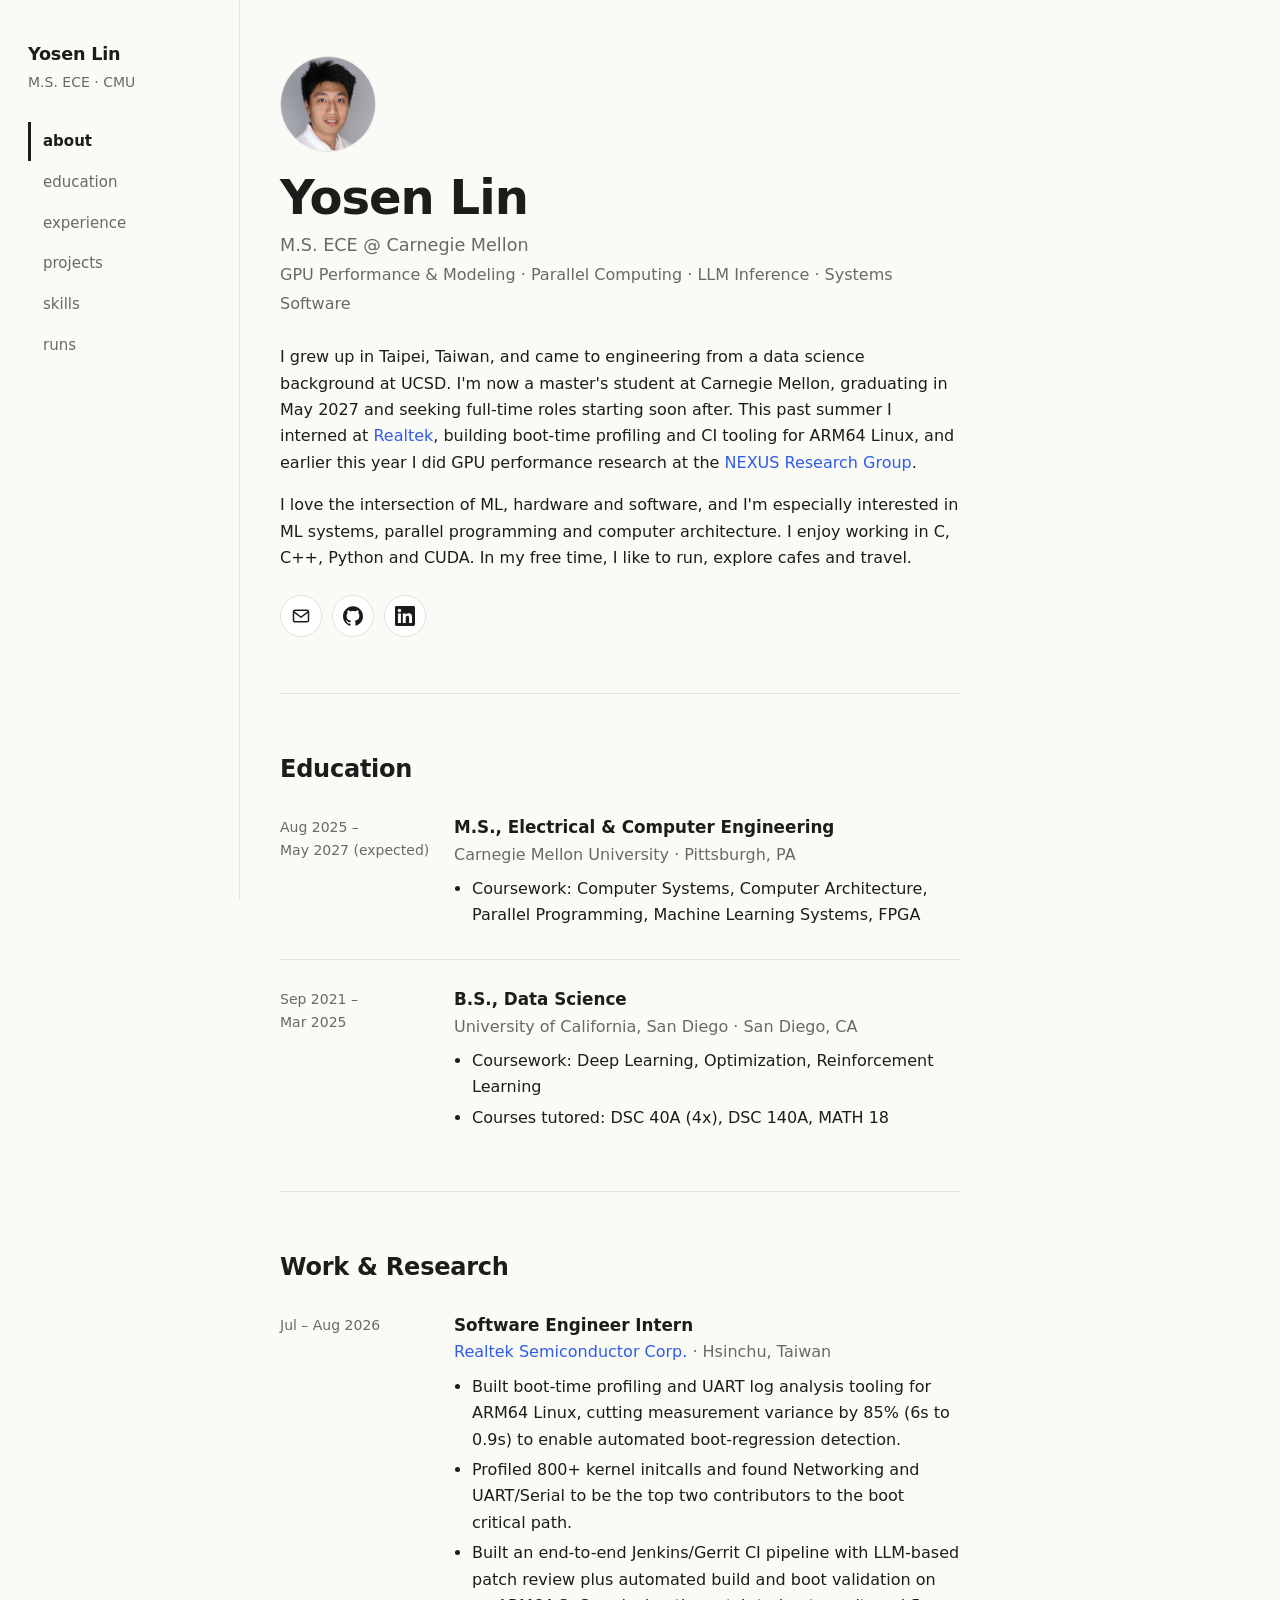
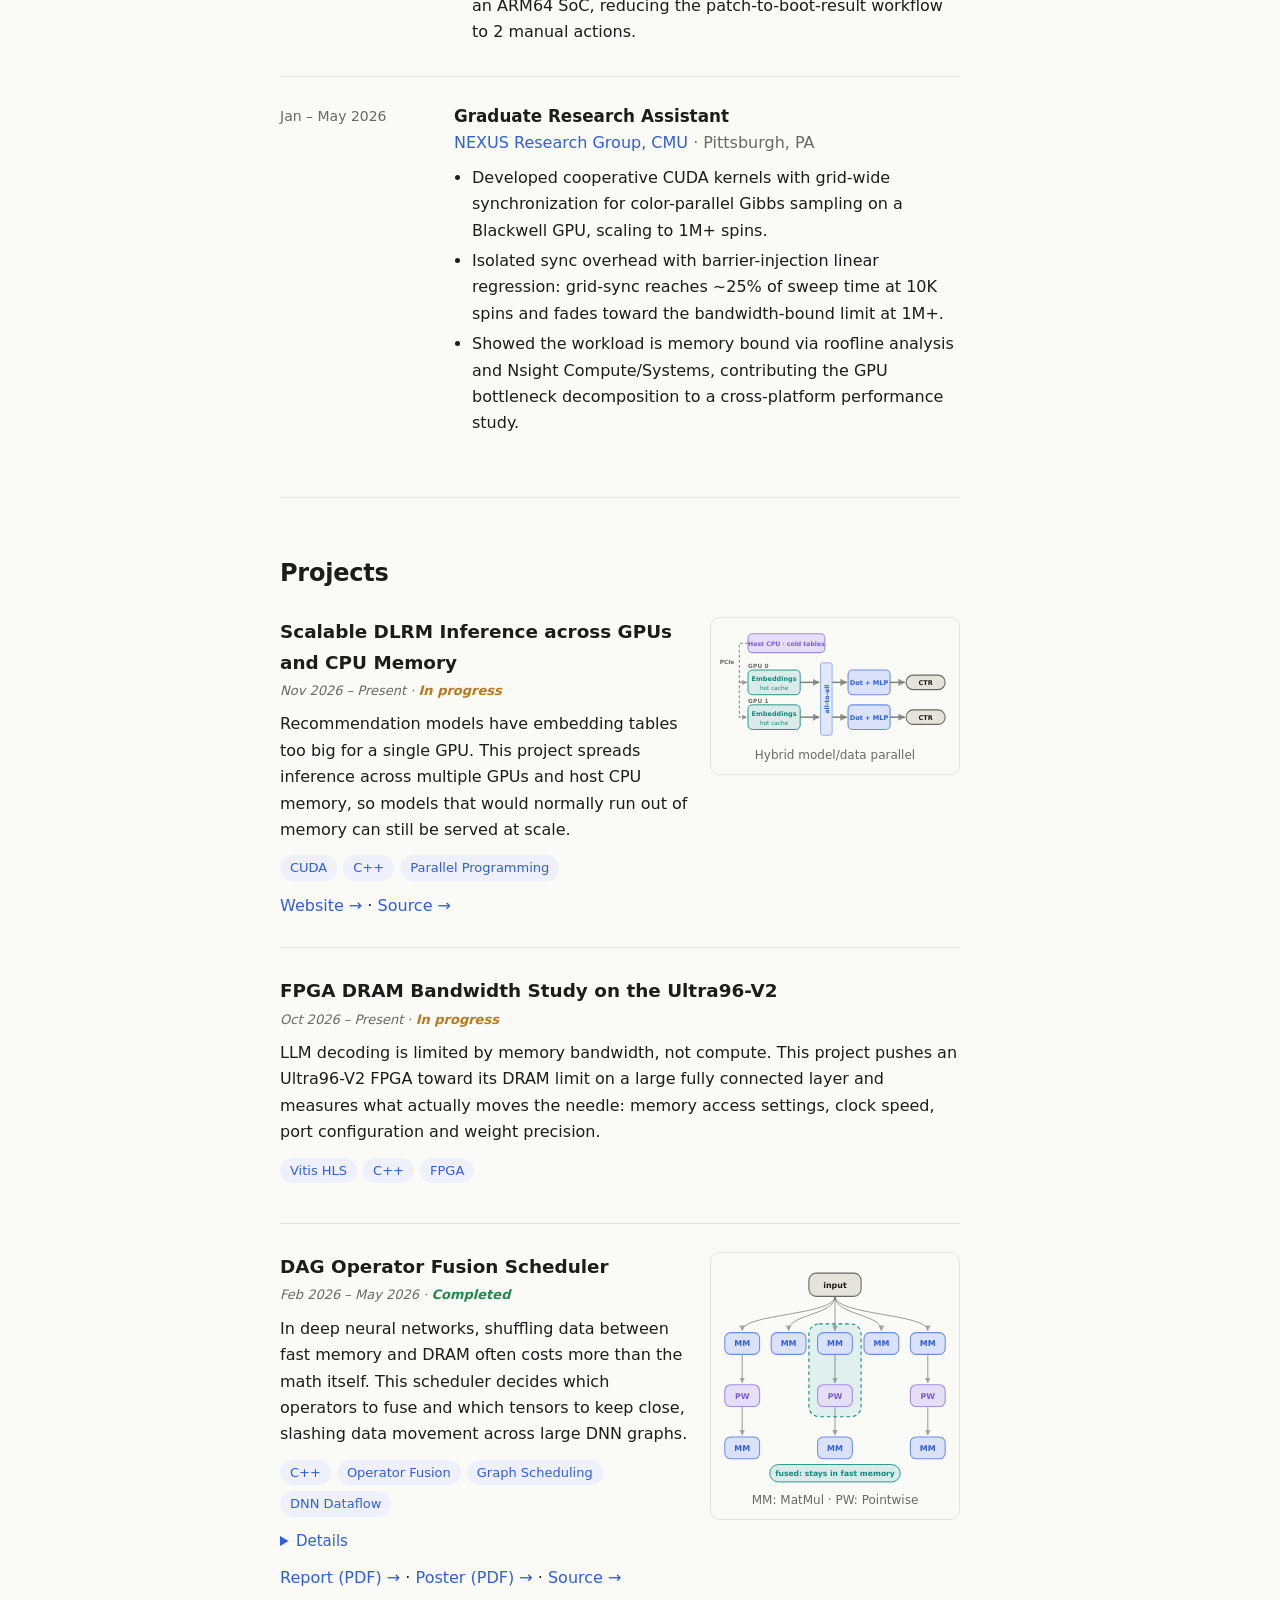
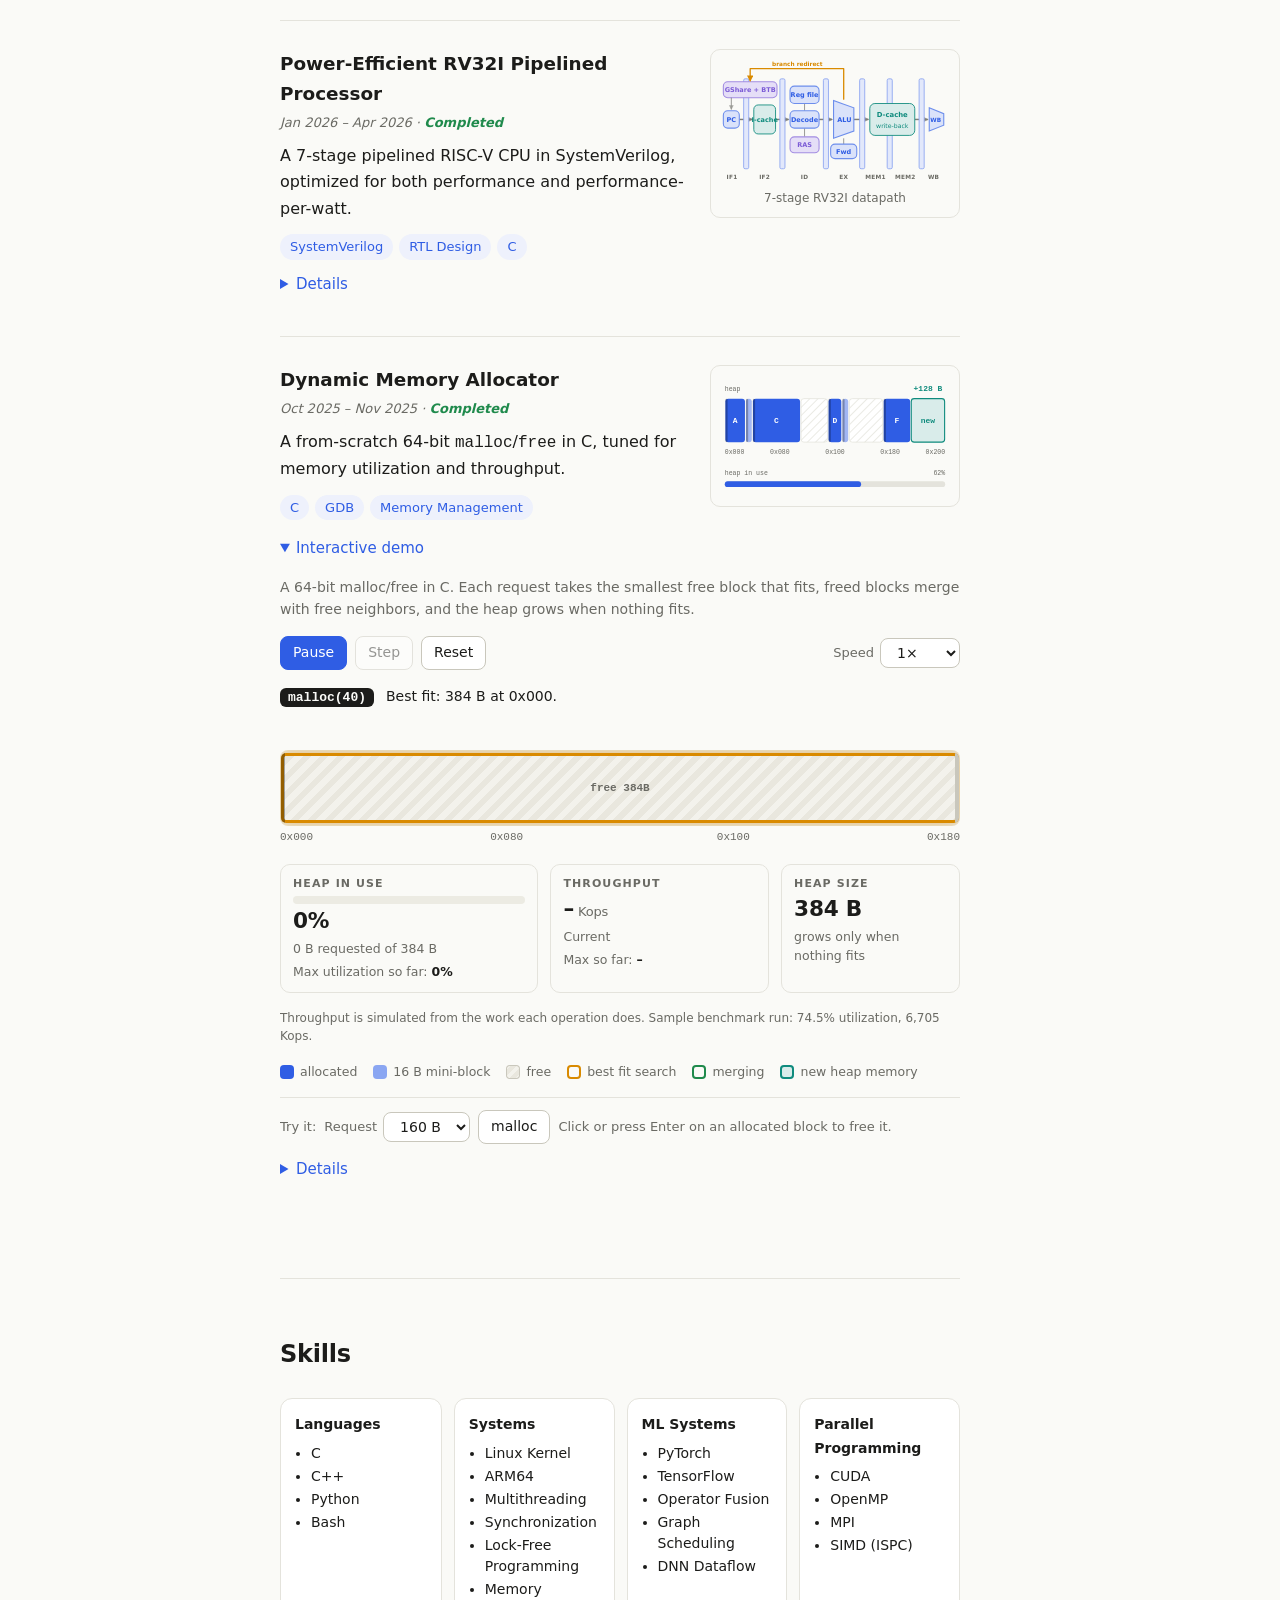
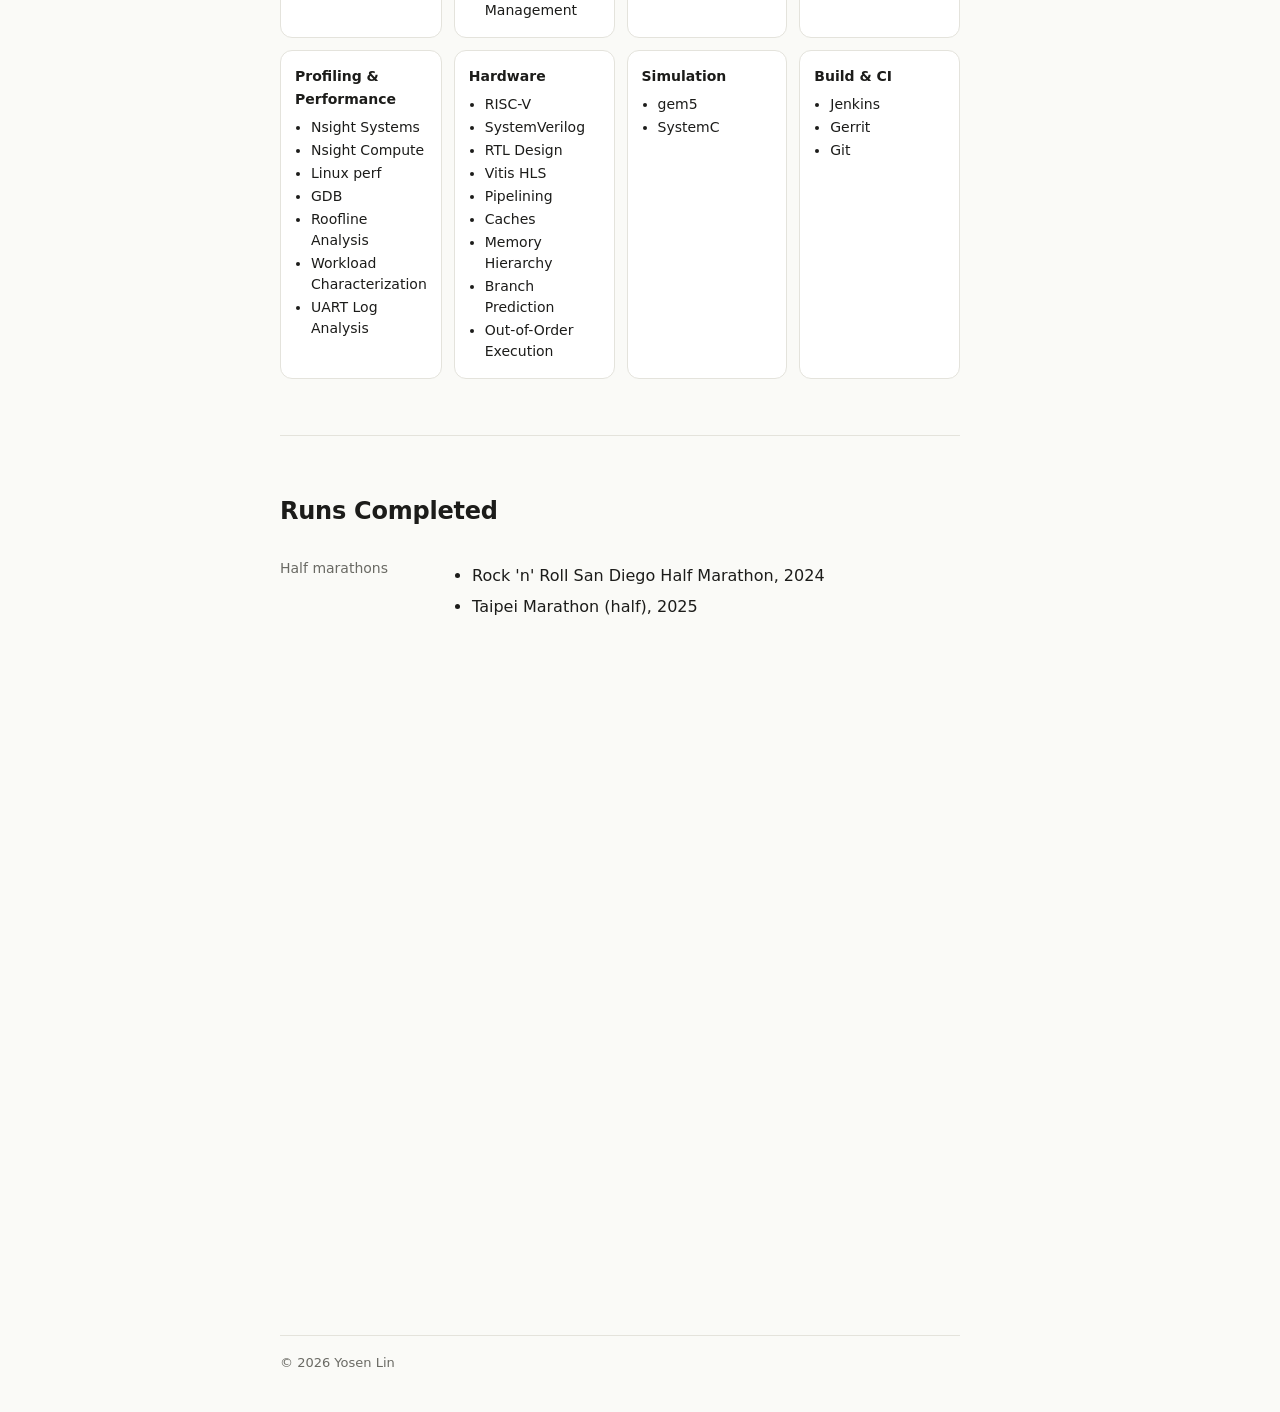
<file: index.html>
<!doctype html>
<html lang="en">
<head>
<meta charset="utf-8">
<meta name="viewport" content="width=device-width, initial-scale=1">
<title>Yosen Lin</title>
<meta name="description" content="Yosen Lin: MS ECE at CMU. GPU performance, parallel computing, LLM inference and systems software.">
<link rel="stylesheet" href="style.css?v=21">
</head>
<body>
<div class="layout">
<aside class="side">
<a class="brand" href="#about">Yosen Lin</a>
<p class="tagline">M.S. ECE · CMU</p>
<nav><a href="#about" class="active">about</a><a href="#education">education</a><a href="#experience">experience</a><a href="#projects">projects</a><a href="#skills">skills</a><a href="#runs">runs</a></nav>
</aside>
<div class="content">
<main>
<section id="about">
<header class="intro">
  <img class="photo" src="photo.jpg" alt="Photo of Yosen Lin" width="88" height="88" onerror="this.remove()">
  <div>
    <h1>Yosen Lin</h1>
    <p class="role">M.S. ECE @ Carnegie Mellon<br><span class="focus">GPU Performance &amp; Modeling · Parallel Computing · LLM Inference · Systems Software</span></p>
  </div>
</header>
<p>
      I grew up in Taipei, Taiwan, and came to engineering from a data science background at UCSD.
      I'm now a master's student at Carnegie Mellon, graduating in May 2027 and seeking full-time roles starting soon after.
      This past summer I interned at <a href="https://www.realtek.com/en/">Realtek</a>, building boot-time
      profiling and CI tooling for ARM64 Linux, and earlier this year I did GPU performance research at the
      <a href="https://www.cmu.edu/ece/nexus/">NEXUS Research Group</a>.
    </p>
<p>
      I love the intersection of ML, hardware and software, and I'm especially interested in ML systems,
      parallel programming and computer architecture. I enjoy working in C, C++, Python and CUDA.
      In my free time, I like to run, explore cafes and travel.
    </p>
<p class="links">
      <a href="mailto:yosenl@andrew.cmu.edu" aria-label="Email" title="Email"><svg viewBox="0 0 24 24" width="20" height="20" fill="none" stroke="currentColor" stroke-width="1.8" stroke-linecap="round" stroke-linejoin="round" aria-hidden="true"><rect x="3" y="5" width="18" height="14" rx="2"/><path d="m3.5 7 8.5 6.5L20.5 7"/></svg></a>
      <a href="https://github.com/y00628" aria-label="GitHub" title="GitHub"><svg viewBox="0 0 24 24" width="20" height="20" fill="currentColor" aria-hidden="true"><path d="M12 .297c-6.63 0-12 5.373-12 12 0 5.303 3.438 9.8 8.205 11.385.6.113.82-.258.82-.577 0-.285-.01-1.04-.015-2.04-3.338.724-4.042-1.61-4.042-1.61C4.422 18.07 3.633 17.7 3.633 17.7c-1.087-.744.084-.729.084-.729 1.205.084 1.838 1.236 1.838 1.236 1.07 1.835 2.809 1.305 3.495.998.108-.776.417-1.305.76-1.605-2.665-.3-5.466-1.332-5.466-5.93 0-1.31.465-2.38 1.235-3.22-.135-.303-.54-1.523.105-3.176 0 0 1.005-.322 3.3 1.23.96-.267 1.98-.399 3-.405 1.02.006 2.04.138 3 .405 2.28-1.552 3.285-1.23 3.285-1.23.645 1.653.24 2.873.12 3.176.765.84 1.23 1.91 1.23 3.22 0 4.61-2.805 5.625-5.475 5.92.42.36.81 1.096.81 2.22 0 1.606-.015 2.896-.015 3.286 0 .315.21.69.825.57C20.565 22.092 24 17.592 24 12.297c0-6.627-5.373-12-12-12"/></svg></a>
      <a href="https://linkedin.com/in/yosen-lin" aria-label="LinkedIn" title="LinkedIn"><svg viewBox="0 0 24 24" width="20" height="20" fill="currentColor" aria-hidden="true"><path d="M20.447 20.452h-3.554v-5.569c0-1.328-.027-3.037-1.852-3.037-1.853 0-2.136 1.445-2.136 2.939v5.667H9.351V9h3.414v1.561h.046c.477-.9 1.637-1.85 3.37-1.85 3.601 0 4.267 2.37 4.267 5.455v6.286zM5.337 7.433c-1.144 0-2.063-.926-2.063-2.065 0-1.138.92-2.063 2.063-2.063 1.14 0 2.064.925 2.064 2.063 0 1.139-.925 2.065-2.064 2.065zm1.782 13.019H3.555V9h3.564v11.452zM22.225 0H1.771C.792 0 0 .774 0 1.729v20.542C0 23.227.792 24 1.771 24h20.451C23.2 24 24 23.227 24 22.271V1.729C24 .774 23.2 0 22.222 0h.003z"/></svg></a>
    </p>

</section>

  <section id="education">
    <h2>Education</h2>

    <div class="item">
      <div class="when">Aug 2025 –<br>May 2027 (expected)</div>
      <div>
        <h3>M.S., Electrical &amp; Computer Engineering</h3>
        <div class="org">Carnegie Mellon University · Pittsburgh, PA</div>
        <ul>
          <li>Coursework: Computer Systems, Computer Architecture, Parallel Programming, Machine Learning Systems, FPGA</li>
        </ul>
      </div>
    </div>

    <div class="item">
      <div class="when">Sep 2021 –<br>Mar 2025</div>
      <div>
        <h3>B.S., Data Science</h3>
        <div class="org">University of California, San Diego · San Diego, CA</div>
        <ul>
          <li>Coursework: Deep Learning, Optimization, Reinforcement Learning</li>
          <li>Courses tutored: DSC 40A (4x), DSC 140A, MATH 18</li>
        </ul>
      </div>
    </div>
  </section>

  <section id="experience">
    <h2>Work &amp; Research</h2>

    <div class="item">
      <div class="when">Jul – Aug 2026</div>
      <div>
        <h3>Software Engineer Intern</h3>
        <div class="org"><a href="https://www.realtek.com/en/">Realtek Semiconductor Corp.</a> · Hsinchu, Taiwan</div>
        <ul>
          <li>Built boot-time profiling and UART log analysis tooling for ARM64 Linux, cutting measurement variance by 85% (6s to 0.9s) to enable automated boot-regression detection.</li>
          <li>Profiled 800+ kernel initcalls and found Networking and UART/Serial to be the top two contributors to the boot critical path.</li>
          <li>Built an end-to-end Jenkins/Gerrit CI pipeline with LLM-based patch review plus automated build and boot validation on an ARM64 SoC, reducing the patch-to-boot-result workflow to 2 manual actions.</li>
        </ul>
      </div>
    </div>

    <div class="item">
      <div class="when">Jan – May 2026</div>
      <div>
        <h3>Graduate Research Assistant</h3>
        <div class="org"><a href="https://www.cmu.edu/ece/nexus/">NEXUS Research Group, CMU</a> · Pittsburgh, PA</div>
        <ul>
          <li>Developed cooperative CUDA kernels with grid-wide synchronization for color-parallel Gibbs sampling on a Blackwell GPU, scaling to 1M+ spins.</li>
          <li>Isolated sync overhead with barrier-injection linear regression: grid-sync reaches ~25% of sweep time at 10K spins and fades toward the bandwidth-bound limit at 1M+.</li>
          <li>Showed the workload is memory bound via roofline analysis and Nsight Compute/Systems, contributing the GPU bottleneck decomposition to a cross-platform performance study.</li>
        </ul>
      </div>
    </div>

  </section>

  <section id="projects">
    <h2>Projects</h2>
        <div class="projects">

      <article class="card">
        <div class="card-top">
        <div class="card-main">
        <h3>Scalable DLRM Inference across GPUs and CPU Memory</h3>
          <div class="date">Nov 2026 – Present · <span class="status wip">In progress</span></div>
          <p>Recommendation models have embedding tables too big for a single GPU. This project spreads inference across multiple GPUs and host CPU memory, so models that would normally run out of memory can still be served at scale.</p>
          <ul class="tags"><li>CUDA</li><li>C++</li><li>Parallel Programming</li></ul>
          <a href="https://y00628.github.io/dlrm-hetero-inference/">Website →</a> · <a href="https://github.com/y00628/dlrm-hetero-inference">Source →</a>
        </div>
        <figure class="card-fig dag">
          <svg viewBox="0 0 320 154" role="img" aria-label="Diagram of recommendation-model inference spread across two GPUs and host memory. The host CPU holds cold embedding tables and sends partial results over PCIe to each GPU. Each GPU holds hot embedding tables, then an all-to-all exchange feeds a data-parallel dot interaction and top MLP that outputs a click probability.">
            <defs><marker id="dl-ah" viewBox="0 0 8 8" refX="7" refY="4" markerWidth="5" markerHeight="5" orient="auto"><path class="ah" d="M0,0 L8,4 L0,8z"/></marker></defs>
            <path class="de dash" d="M40,21 H28 V123 H38" marker-end="url(#dl-ah)"/><path class="de dash" d="M28,75 H38" marker-end="url(#dl-ah)"/><text class="lb2" x="1" y="50" style="font-size:8px">PCIe</text><rect class="dn pw" x="40" y="8" width="106" height="26" rx="6"/><text class="dl pwt" style="font-size:8.5px" x="93.0" y="21.5" text-anchor="middle" dominant-baseline="central">Host CPU &middot; cold tables</text><rect class="dp" x="40" y="58" width="72" height="34" rx="6"/><text class="dpt" style="font-size:9px" x="76" y="71" text-anchor="middle" dominant-baseline="central">Embeddings</text><text class="dpt" style="font-size:8px;font-weight:500" x="76" y="83" text-anchor="middle" dominant-baseline="central">hot cache</text><path class="de th" d="M112,75 H138" marker-end="url(#dl-ah)"/><path class="de th" d="M156,75 H176" marker-end="url(#dl-ah)"/><rect class="dn mm" x="178" y="58" width="58" height="34" rx="6"/><text class="dl mmt" style="font-size:9px" x="207.0" y="75.5" text-anchor="middle" dominant-baseline="central">Dot + MLP</text><path class="de th" d="M236,75 H256" marker-end="url(#dl-ah)"/><rect class="dn in" x="258" y="65" width="54" height="20" rx="10"/><text class="dl int" style="font-size:9px" x="285" y="75.5" text-anchor="middle" dominant-baseline="central">CTR</text><rect class="dp" x="40" y="106" width="72" height="34" rx="6"/><text class="dpt" style="font-size:9px" x="76" y="119" text-anchor="middle" dominant-baseline="central">Embeddings</text><text class="dpt" style="font-size:8px;font-weight:500" x="76" y="131" text-anchor="middle" dominant-baseline="central">hot cache</text><path class="de th" d="M112,123 H138" marker-end="url(#dl-ah)"/><path class="de th" d="M156,123 H176" marker-end="url(#dl-ah)"/><rect class="dn mm" x="178" y="106" width="58" height="34" rx="6"/><text class="dl mmt" style="font-size:9px" x="207.0" y="123.5" text-anchor="middle" dominant-baseline="central">Dot + MLP</text><path class="de th" d="M236,123 H256" marker-end="url(#dl-ah)"/><rect class="dn in" x="258" y="113" width="54" height="20" rx="10"/><text class="dl int" style="font-size:9px" x="285" y="123.5" text-anchor="middle" dominant-baseline="central">CTR</text><text class="sl2" x="40" y="55">GPU 0</text><text class="sl2" x="40" y="103">GPU 1</text><rect class="pbar" x="140" y="48" width="16" height="100" rx="3"/><text class="dl mmt" style="font-size:8.5px" transform="translate(148 98) rotate(-90)" text-anchor="middle" dominant-baseline="central">all-to-all</text>
          </svg>
          <figcaption>Hybrid model/data parallel</figcaption>
        </figure>
        </div>
      </article>

      <article class="card">
        <h3>FPGA DRAM Bandwidth Study on the Ultra96-V2</h3>
        <div class="date">Oct 2026 – Present · <span class="status wip">In progress</span></div>
        <p>LLM decoding is limited by memory bandwidth, not compute. This project pushes an Ultra96-V2 FPGA toward its DRAM limit on a large fully connected layer and measures what actually moves the needle: memory access settings, clock speed, port configuration and weight precision.</p>
        <ul class="tags"><li>Vitis HLS</li><li>C++</li><li>FPGA</li></ul>
      </article>

      <article class="card">
        <div class="card-top">
        <div class="card-main">
        <h3>DAG Operator Fusion Scheduler</h3>
          <div class="date">Feb 2026 – May 2026 · <span class="status done">Completed</span></div>
          <p>In deep neural networks, shuffling data between fast memory and DRAM often costs more than the math itself. This scheduler decides which operators to fuse and which tensors to keep close, slashing data movement across large DNN graphs.</p>
          <ul class="tags"><li>C++</li><li>Operator Fusion</li><li>Graph Scheduling</li><li>DNN Dataflow</li></ul>
        </div>
        <figure class="card-fig dag">
          <svg viewBox="0 0 320 306" role="img" aria-label="Operator graph: an input feeds five matrix-multiply operators. Three of them are followed by pointwise and matrix-multiply operators. One matrix-multiply and the pointwise operator after it are grouped into a fused block whose intermediate result stays in fast memory.">
            <defs><marker id="dag-ah" viewBox="0 0 8 8" refX="7" refY="4" markerWidth="6" markerHeight="6" orient="auto"><path class="ah" d="M0,0 L8,4 L0,8z"/></marker></defs>
            <rect class="dg" x="124" y="84" width="72" height="128" rx="14"/>
            <path class="de" d="M160,46 C160,72 32,70 32,93" marker-end="url(#dag-ah)"/><path class="de" d="M160,46 C160,72 96,70 96,93" marker-end="url(#dag-ah)"/><path class="de" d="M160,46 C160,72 160,70 160,93" marker-end="url(#dag-ah)"/><path class="de" d="M160,46 C160,72 224,70 224,93" marker-end="url(#dag-ah)"/><path class="de" d="M160,46 C160,72 288,70 288,93" marker-end="url(#dag-ah)"/><path class="de" d="M32,126 V165" marker-end="url(#dag-ah)"/><path class="de" d="M32,198 V237" marker-end="url(#dag-ah)"/><path class="de" d="M160,126 V165" marker-end="url(#dag-ah)"/><path class="de" d="M160,198 V237" marker-end="url(#dag-ah)"/><path class="de" d="M288,126 V165" marker-end="url(#dag-ah)"/><path class="de" d="M288,198 V237" marker-end="url(#dag-ah)"/>
            <rect class="dn mm" x="8.0" y="96" width="48" height="30" rx="8"/><text class="dl mmt" x="32" y="111.5" text-anchor="middle" dominant-baseline="central">MM</text><rect class="dn pw" x="8.0" y="168" width="48" height="30" rx="8"/><text class="dl pwt" x="32" y="183.5" text-anchor="middle" dominant-baseline="central">PW</text><rect class="dn mm" x="8.0" y="240" width="48" height="30" rx="8"/><text class="dl mmt" x="32" y="255.5" text-anchor="middle" dominant-baseline="central">MM</text><rect class="dn mm" x="72.0" y="96" width="48" height="30" rx="8"/><text class="dl mmt" x="96" y="111.5" text-anchor="middle" dominant-baseline="central">MM</text><rect class="dn mm" x="136.0" y="96" width="48" height="30" rx="8"/><text class="dl mmt" x="160" y="111.5" text-anchor="middle" dominant-baseline="central">MM</text><rect class="dn pw" x="136.0" y="168" width="48" height="30" rx="8"/><text class="dl pwt" x="160" y="183.5" text-anchor="middle" dominant-baseline="central">PW</text><rect class="dn mm" x="136.0" y="240" width="48" height="30" rx="8"/><text class="dl mmt" x="160" y="255.5" text-anchor="middle" dominant-baseline="central">MM</text><rect class="dn mm" x="200.0" y="96" width="48" height="30" rx="8"/><text class="dl mmt" x="224" y="111.5" text-anchor="middle" dominant-baseline="central">MM</text><rect class="dn mm" x="264.0" y="96" width="48" height="30" rx="8"/><text class="dl mmt" x="288" y="111.5" text-anchor="middle" dominant-baseline="central">MM</text><rect class="dn pw" x="264.0" y="168" width="48" height="30" rx="8"/><text class="dl pwt" x="288" y="183.5" text-anchor="middle" dominant-baseline="central">PW</text><rect class="dn mm" x="264.0" y="240" width="48" height="30" rx="8"/><text class="dl mmt" x="288" y="255.5" text-anchor="middle" dominant-baseline="central">MM</text>
            <rect class="dn in" x="124" y="14" width="72" height="32" rx="10"/><text class="dl int" x="160" y="30.5" text-anchor="middle" dominant-baseline="central">input</text>
            <rect class="dp" x="70" y="278" width="180" height="24" rx="12"/><text class="dpt" x="160" y="290.5" text-anchor="middle" dominant-baseline="central">fused: stays in fast memory</text>
          </svg>
          <figcaption>MM: MatMul &middot; PW: Pointwise</figcaption>
        </figure>
        </div>
        <details>
          <summary>Details</summary>
          <ul>
            <li>Scaled schedule search with graph-cut decomposition, reducing solver wall time by 88% (43s to 5s) with no loss in schedule quality.</li>
            <li>Fused MatMul&rarr;Pointwise chains with in-situ output activation reuse, keeping intermediates in fast memory and admitting fusion candidates the baseline wrongly pruned.</li>
            <li>Designed a retain-aware DP that jointly chooses fusion boundaries and which tensors stay resident, contributing ~25% latency reduction on memory-bound benchmarks within a combined 35.8% end-to-end improvement.</li>
          </ul>
        </details>
        <a href="dag-scheduler-report.pdf">Report (PDF) →</a> · <a href="dag-scheduler-poster.pdf">Poster (PDF) →</a> · <a href="https://github.com/y00628/mlsys-dag-scheduler">Source →</a>
      </article>

      <article class="card">
        <div class="card-top">
        <div class="card-main">
        <h3>Power-Efficient RV32I Pipelined Processor</h3>
          <div class="date">Jan 2026 – Apr 2026 · <span class="status done">Completed</span></div>
          <p>A 7-stage pipelined RISC-V CPU in SystemVerilog, optimized for both performance and performance-per-watt.</p>
          <ul class="tags"><li>SystemVerilog</li><li>RTL Design</li><li>C</li></ul>
        </div>
        <figure class="card-fig dag">
          <svg viewBox="0 0 320 170" role="img" aria-label="Datapath of a 7-stage RISC-V core drawn left to right between tinted pipeline registers. Stages IF1, IF2, ID, EX, MEM1, MEM2 and WB. A GShare predictor with a branch target buffer feeds the PC, then an instruction cache, a decoder with a register file and a return address stack, an ALU with forwarding, a write-back data cache spanning the two memory stages, and a write-back multiplexer. A branch redirect runs from the ALU back to the predictor.">
            <defs>
              <marker id="rv3-ah" viewBox="0 0 8 8" refX="7" refY="4" markerWidth="5" markerHeight="5" orient="auto"><path class="ah" d="M0,0 L8,4 L0,8z"/></marker>
              <marker id="rv3-ahw" viewBox="0 0 8 8" refX="6" refY="4" markerWidth="5" markerHeight="5" orient="auto"><path class="ahw" d="M0,0 L8,4 L0,8z"/></marker>
            </defs>
            <path class="de th" d="M28,82 H46" marker-end="url(#rv3-ah)"/><path class="de th" d="M78,82 H96" marker-end="url(#rv3-ah)"/><path class="de th" d="M138,82 H156" marker-end="url(#rv3-ah)"/><path class="de th" d="M186,82 H206" marker-end="url(#rv3-ah)"/><path class="de th" d="M270,82 H288" marker-end="url(#rv3-ah)"/>
            <path class="de" d="M118,70 V60"/><path class="de" d="M118,94 V106"/><path class="de" d="M172,108 V116"/>
            <rect class="pbar" x="34" y="26" width="7" height="124" rx="2"/><rect class="pbar" x="84" y="26" width="7" height="124" rx="2"/><rect class="pbar" x="144" y="26" width="7" height="124" rx="2"/><rect class="pbar" x="194" y="26" width="7" height="124" rx="2"/><rect class="pbar" x="232" y="26" width="7" height="124" rx="2"/><rect class="pbar" x="276" y="26" width="7" height="124" rx="2"/><rect class="dn mm" x="6" y="70" width="22" height="24" rx="6"/><text class="dl mmt" style="font-size:9px" x="17.0" y="82.5" text-anchor="middle" dominant-baseline="central">PC</text><rect class="dp" x="48" y="62" width="30" height="40" rx="6"/><text class="dpt" style="font-size:9px" x="63" y="82.5" text-anchor="middle" dominant-baseline="central">I-cache</text><rect class="dn mm" x="98" y="70" width="40" height="24" rx="6"/><text class="dl mmt" style="font-size:9px" x="118.0" y="82.5" text-anchor="middle" dominant-baseline="central">Decode</text><rect class="dn mm" x="98" y="36" width="40" height="24" rx="6"/><text class="dl mmt" style="font-size:9px" x="118.0" y="48.5" text-anchor="middle" dominant-baseline="central">Reg file</text><rect class="dn pw" x="98" y="106" width="40" height="22" rx="6"/><text class="dl pwt" style="font-size:9px" x="118.0" y="117.5" text-anchor="middle" dominant-baseline="central">RAS</text><polygon class="dn mm" points="158,56 186,66 186,98 158,108"/><text class="dl mmt" style="font-size:9px" x="173" y="82.5" text-anchor="middle" dominant-baseline="central">ALU</text><rect class="dn mm" x="154" y="116" width="36" height="20" rx="6"/><text class="dl mmt" style="font-size:9px" x="172.0" y="126.5" text-anchor="middle" dominant-baseline="central">Fwd</text><rect class="dp" x="208" y="60" width="62" height="44" rx="7"/><text class="dpt" style="font-size:9.5px" x="239" y="76" text-anchor="middle" dominant-baseline="central">D-cache</text><text class="dpt" style="font-size:8.5px;font-weight:500" x="239" y="90" text-anchor="middle" dominant-baseline="central">write-back</text><polygon class="dn mm" points="290,66 310,74 310,90 290,98"/><text class="dl mmt" style="font-size:8px" x="299" y="82.5" text-anchor="middle" dominant-baseline="central">WB</text>
            
            <rect class="dn pw" x="6" y="30" width="74" height="22" rx="6"/><text class="dl pwt" style="font-size:9px" x="43.0" y="41.5" text-anchor="middle" dominant-baseline="central">GShare + BTB</text><path class="de" d="M17,52 V68" marker-end="url(#rv3-ah)"/>
            <path class="crit" d="M172,54 V12 H43 V28" marker-end="url(#rv3-ahw)"/><text class="lb3" x="108" y="8" text-anchor="middle">branch redirect</text>
            <text class="sl2" x="18" y="164" text-anchor="middle">IF1</text><text class="sl2" x="63" y="164" text-anchor="middle">IF2</text><text class="sl2" x="118" y="164" text-anchor="middle">ID</text><text class="sl2" x="172" y="164" text-anchor="middle">EX</text><text class="sl2" x="216" y="164" text-anchor="middle">MEM1</text><text class="sl2" x="257" y="164" text-anchor="middle">MEM2</text><text class="sl2" x="296" y="164" text-anchor="middle">WB</text>
          </svg>
          <figcaption>7-stage RV32I datapath</figcaption>
        </figure>
        </div>
        <details>
          <summary>Details</summary>
          <ul>
            <li>Architected the pipeline in RTL with hazard detection, data forwarding and branch resolution.</li>
            <li>Collaborated on a GShare branch predictor and write-back D-cache, contributing to a 26% geomean IPC improvement.</li>
            <li>Designed a speculative Return Address Stack, cutting JALR mispredictions on FFT from 99.8% to 35%.</li>
            <li>Reduced the critical path and tuned the cache for a 45% MIPS/Watt gain and 60% higher clock frequency over baseline.</li>
          </ul>
        </details>
      </article>

      <article class="card">
        <div class="card-top">
        <div class="card-main">
        <h3>Dynamic Memory Allocator</h3>
          <div class="date">Oct 2025 – Nov 2025 · <span class="status done">Completed</span></div>
          <p>A from-scratch 64-bit <code>malloc</code>/<code>free</code> in C, tuned for memory utilization and throughput.</p>
          <ul class="tags"><li>C</li><li>GDB</li><li>Memory Management</li></ul>
        </div>
        <figure class="card-fig">
          <svg viewBox="0 0 320 170" role="img" aria-label="Illustration of a 512-byte heap: allocated blocks A, C, D and F, two small mini-blocks, hatched free blocks, and a teal block of newly added heap memory at the end.">
            <defs><pattern id="ma-hatch" width="8" height="8" patternUnits="userSpaceOnUse" patternTransform="rotate(45)"><rect class="hp" width="8" height="8"/><line class="hl" x1="0" y1="0" x2="0" y2="8"/></pattern></defs>
            <text class="lb" x="8" y="24">heap</text>
            <text class="te" x="288.2" y="24" text-anchor="middle">+128 B</text>
            <rect class="a" x="8.8" y="34" width="27.0" height="60" rx="4"/><rect class="hd" x="8.8" y="34" width="3" height="60" rx="1.5"/><text class="t" x="22.2" y="68.0" text-anchor="middle">A</text><rect class="m" x="37.2" y="34" width="8.0" height="60" rx="4"/><rect class="hd" x="37.2" y="34" width="3" height="60" rx="1.5"/><rect class="a" x="46.8" y="34" width="65.0" height="60" rx="4"/><rect class="hd" x="46.8" y="34" width="3" height="60" rx="1.5"/><text class="t" x="79.2" y="68.0" text-anchor="middle">C</text><rect class="f" x="113.2" y="34" width="36.5" height="60" rx="4"/><rect class="a" x="151.2" y="34" width="17.5" height="60" rx="4"/><rect class="hd" x="151.2" y="34" width="3" height="60" rx="1.5"/><text class="t" x="160.0" y="68.0" text-anchor="middle">D</text><rect class="m" x="170.2" y="34" width="8.0" height="60" rx="4"/><rect class="hd" x="170.2" y="34" width="3" height="60" rx="1.5"/><rect class="f" x="179.8" y="34" width="46.0" height="60" rx="4"/><rect class="a" x="227.2" y="34" width="36.5" height="60" rx="4"/><rect class="hd" x="227.2" y="34" width="3" height="60" rx="1.5"/><text class="t" x="245.5" y="68.0" text-anchor="middle">F</text><rect class="e" x="265.2" y="34" width="46.0" height="60" rx="4"/><text class="te" x="288.2" y="68.0" text-anchor="middle">new</text>
            <text class="tk" x="8.0" y="110" text-anchor="start">0x000</text><text class="tk" x="84.0" y="110" text-anchor="middle">0x080</text><text class="tk" x="160.0" y="110" text-anchor="middle">0x100</text><text class="tk" x="236.0" y="110" text-anchor="middle">0x180</text><text class="tk" x="312.0" y="110" text-anchor="end">0x200</text>
            <text class="lb" x="8" y="140">heap in use</text><text class="lb" x="312" y="140" text-anchor="end">62%</text>
            <rect class="tr" x="8" y="148" width="304" height="8" rx="4"/><rect class="fl" x="8" y="148" width="188" height="8" rx="4"/>
          </svg>
        </figure>
        </div>
        <details class="demo" open>
          <summary>Interactive demo</summary>
          <iframe class="demo-frame" src="allocator-demo.html" title="Interactive malloc and free animation" loading="lazy"></iframe>
        </details>
        <details>
          <summary>Details</summary>
          <ul>
            <li>Built segregated free lists with best-fit search, reaching 74.5% utilization at 6,705 Kops throughput.</li>
            <li>Designed 16-byte mini-blocks with bit-packed header metadata, improving utilization by 24% over the implicit-list baseline.</li>
            <li>Implemented boundary-tag coalescing for adjacent free blocks, plus a runtime heap checker validating alignment, free-list consistency and block invariants.</li>
          </ul>
        </details>
      </article>

    </div>
  </section>

  <section id="skills">
    <h2>Skills</h2>
    <div class="skills">

      <article class="card skill">
        <h3>Languages</h3>
        <ul>
          <li>C</li>
          <li>C++</li>
          <li>Python</li>
          <li>Bash</li>
        </ul>
      </article>

      <article class="card skill">
        <h3>Systems</h3>
        <ul>
          <li>Linux Kernel</li>
          <li>ARM64</li>
          <li>Multithreading</li>
          <li>Synchronization</li>
          <li>Lock-Free Programming</li>
          <li>Memory Management</li>
        </ul>
      </article>

      <article class="card skill">
        <h3>ML Systems</h3>
        <ul>
          <li>PyTorch</li>
          <li>TensorFlow</li>
          <li>Operator Fusion</li>
          <li>Graph Scheduling</li>
          <li>DNN Dataflow</li>
        </ul>
      </article>

      <article class="card skill">
        <h3>Parallel Programming</h3>
        <ul>
          <li>CUDA</li>
          <li>OpenMP</li>
          <li>MPI</li>
          <li>SIMD (ISPC)</li>
        </ul>
      </article>

      <article class="card skill">
        <h3>Profiling &amp; Performance</h3>
        <ul>
          <li>Nsight Systems</li>
          <li>Nsight Compute</li>
          <li>Linux perf</li>
          <li>GDB</li>
          <li>Roofline Analysis</li>
          <li>Workload Characterization</li>
          <li>UART Log Analysis</li>
        </ul>
      </article>

      <article class="card skill">
        <h3>Hardware</h3>
        <ul>
          <li>RISC-V</li>
          <li>SystemVerilog</li>
          <li>RTL Design</li>
          <li>Vitis HLS</li>
          <li>Pipelining</li>
          <li>Caches</li>
          <li>Memory Hierarchy</li>
          <li>Branch Prediction</li>
          <li>Out-of-Order Execution</li>
        </ul>
      </article>

      <article class="card skill">
        <h3>Simulation</h3>
        <ul>
          <li>gem5</li>
          <li>SystemC</li>
        </ul>
      </article>

      <article class="card skill">
        <h3>Build &amp; CI</h3>
        <ul>
          <li>Jenkins</li>
          <li>Gerrit</li>
          <li>Git</li>
        </ul>
      </article>
    </div>
  </section>

  <section id="runs">
    <h2>Runs Completed</h2>
    <div class="item">
      <div class="when">Half marathons</div>
      <div>
        <ul>
          <li>Rock 'n' Roll San Diego Half Marathon, 2024</li>
          <li>Taipei Marathon (half), 2025</li>
        </ul>
      </div>
    </div>
  </section>

</main>
<footer>© 2026 Yosen Lin</footer>
</div>
</div>
<script>
(function () {
  var links = document.querySelectorAll('nav a');
  var map = {};
  links.forEach(function (a) { map[a.getAttribute('href').slice(1)] = a; });
  function setActive(id) {
    links.forEach(function (a) { a.classList.remove('active'); });
    if (map[id]) map[id].classList.add('active');
  }
  if ('IntersectionObserver' in window) {
    var io = new IntersectionObserver(function (entries) {
      entries.forEach(function (e) { if (e.isIntersecting) setActive(e.target.id); });
    }, { rootMargin: '-30% 0px -60% 0px' });
    document.querySelectorAll('main > section').forEach(function (s) { io.observe(s); });
  }
  links.forEach(function (a) {
    a.addEventListener('click', function (ev) {
      var id = a.getAttribute('href').slice(1);
      var target = document.getElementById(id);
      if (!target) return;
      ev.preventDefault();
      setActive(id);
      target.scrollIntoView({ behavior: 'smooth', block: 'start' });
      if (history.pushState) history.pushState(null, '', '#' + id);
    });
  });
  var brand = document.querySelector('.brand');
  if (brand) brand.addEventListener('click', function (ev) {
    ev.preventDefault();
    window.scrollTo({ top: 0, behavior: 'smooth' });
    setActive('about');
  });
})();
</script>
<script>
(function () {
  document.querySelectorAll('iframe.demo-frame').forEach(function (f) {
    function fit() {
      try { var d = f.contentDocument; if (d && d.body) f.style.height = Math.ceil(d.body.getBoundingClientRect().height) + 'px'; } catch (e) {}
    }
    f.addEventListener('load', function () {
      fit();
      try { new ResizeObserver(fit).observe(f.contentDocument.body); } catch (e) {}
    });
    window.addEventListener('resize', fit);
  });
})();
</script>
</body>
</html>
</file>
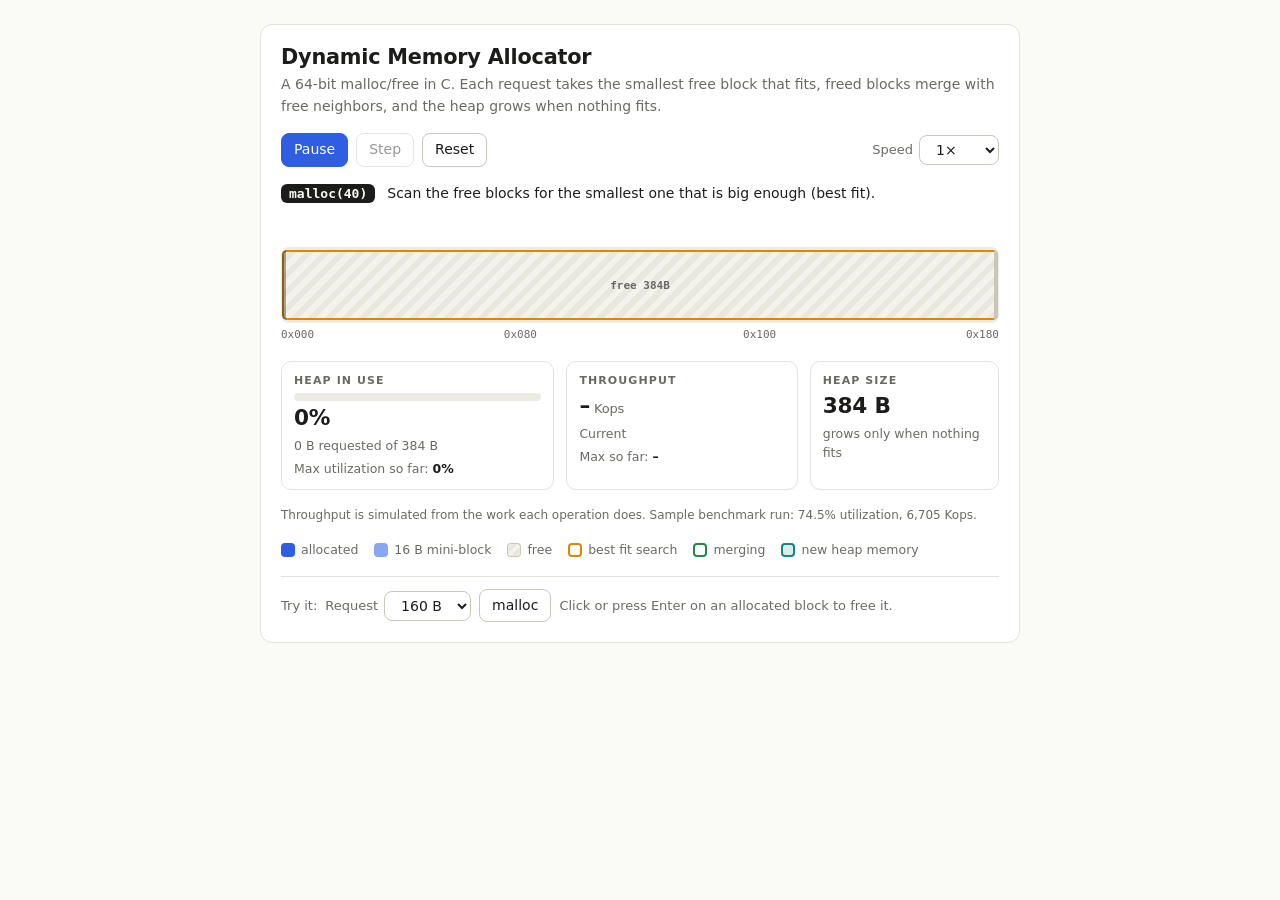
<file: allocator-demo.html>
<!doctype html>
<html lang="en">
<head>
<meta charset="utf-8">
<meta name="viewport" content="width=device-width, initial-scale=1">
<title>Dynamic Memory Allocator Demo</title>
<style>
/* Layout concept: a heap strip of 16 B units that starts empty and can grow. Requests arrive, the
   smallest free block that fits is split, freed blocks merge with free neighbors, and when nothing
   fits the heap is extended. Palette and type match the portfolio site (warm off-white, blue accent). */
:root {
  --bg: #fafaf7; --surface: #ffffff; --fg: #1c1c1a; --muted: #6a6a64;
  --line: #e4e3dc; --line-strong: #c9c7bc; --accent: #2f5de4; --accent-soft: #eef1fc;
  --alloc: #2f5de4; --on-alloc: #ffffff; --mini: #8aa6f2; --on-mini: #10224f;
  --free-a: #f3f2ec; --free-b: #e9e7de; --heap-bg: #ecebe3;
  --scan: #d98a00; --merge: #1f8a4c; --ext: #0f8b7d;
  --sans: -apple-system, BlinkMacSystemFont, "Segoe UI", Inter, system-ui, sans-serif;
  --mono: ui-monospace, "SF Mono", Menlo, Consolas, monospace;
}
@media (prefers-color-scheme: dark) {
  :root:not([data-theme="light"]) {
    --bg: #131413; --surface: #1b1c1b; --fg: #ecebe6; --muted: #9a9a92;
    --line: #2a2b29; --line-strong: #3d3f3b; --accent: #7d9bff; --accent-soft: #20263d;
    --alloc: #3f66e0; --on-alloc: #ffffff; --mini: #9db4ff; --on-mini: #0d1a40;
    --free-a: #1f201f; --free-b: #272826; --heap-bg: #101110;
    --scan: #f0b429; --merge: #4cc38a; --ext: #3dd6c3; color-scheme: dark;
  }
}
:root[data-theme="dark"] {
  --bg: #131413; --surface: #1b1c1b; --fg: #ecebe6; --muted: #9a9a92;
  --line: #2a2b29; --line-strong: #3d3f3b; --accent: #7d9bff; --accent-soft: #20263d;
  --alloc: #3f66e0; --on-alloc: #ffffff; --mini: #9db4ff; --on-mini: #0d1a40;
  --free-a: #1f201f; --free-b: #272826; --heap-bg: #101110;
  --scan: #f0b429; --merge: #4cc38a; --ext: #3dd6c3; color-scheme: dark;
}
* { box-sizing: border-box; }
body {
  margin: 0;
  background: var(--bg); color: var(--fg); font-family: var(--sans); font-size: 15px; line-height: 1.55;
  padding-inline: max(16px, env(safe-area-inset-left, 0px)) max(16px, env(safe-area-inset-right, 0px));
  padding-block: 24px;
}
.ma-page { max-width: 760px; margin: 0 auto; }
.ma { background: var(--surface); border: 1px solid var(--line); border-radius: 12px; padding: 20px; display: grid; gap: 16px; }
.ma-head h1 { margin: 0; font-size: 1.3rem; letter-spacing: -0.01em; line-height: 1.2; }
.ma-sub { margin: 4px 0 0; color: var(--muted); font-size: 14px; }

.ma-controls { display: flex; flex-wrap: wrap; gap: 8px; align-items: center; }
.ma button, .ma select {
  font: inherit; font-size: 14px; color: var(--fg); background: var(--surface);
  border: 1px solid var(--line-strong); border-radius: 8px; padding: 5px 12px; cursor: pointer;
}
.ma button:hover:not(:disabled) { border-color: var(--accent); color: var(--accent); }
.ma button:disabled { opacity: .45; cursor: default; }
.ma button.primary { background: var(--accent); border-color: var(--accent); color: var(--surface); }
.ma button.primary:hover { color: var(--surface); filter: brightness(1.08); }
.ma label { font-size: 13px; color: var(--muted); display: inline-flex; gap: 6px; align-items: center; }
.ma .ml-auto { margin-left: auto; }
.ma :focus-visible { outline: 2px solid var(--accent); outline-offset: 2px; }

.ma-log { display: flex; gap: 12px; align-items: baseline; min-height: 3.2em; }
.ma-op { font: 700 13px var(--mono); background: var(--fg); color: var(--bg); padding: 2px 8px; border-radius: 6px; white-space: nowrap; }
.ma-msg { font-size: 14px; min-width: 0; }

.ma-heapwrap { display: grid; gap: 6px; }
.ma-heap { position: relative; height: 76px; background: var(--heap-bg); border-radius: 8px; overflow: hidden; }
.ma-b { position: absolute; top: 0; bottom: 0; padding: 3px 1px; transition: left .7s cubic-bezier(.4,0,.2,1), width .7s cubic-bezier(.4,0,.2,1), opacity .45s ease; }
.ma-b.is-enter, .ma-b.is-gone { opacity: 0; }
.ma-b.is-gone { pointer-events: none; }
.ma-b.alloc-click { cursor: pointer; }
.ma-b:focus-visible { outline: none; }
.ma-b:focus-visible .ma-i { box-shadow: 0 0 0 2px var(--surface), 0 0 0 4px var(--accent); }
.ma-i { position: relative; height: 100%; border-radius: 5px; overflow: hidden; display: flex; align-items: center; justify-content: center;
  font: 700 11px/1 var(--mono); white-space: nowrap; transition: background-color .4s ease, box-shadow .3s ease; }
.ma-i.alloc { background: var(--alloc); color: var(--on-alloc); }
.ma-i.mini { background: var(--mini); color: var(--on-mini); }
.ma-i.free { background: repeating-linear-gradient(135deg, var(--free-a) 0 6px, var(--free-b) 6px 12px); color: var(--muted); box-shadow: inset 0 0 0 1px var(--line-strong); }
.ma-i.free.ext { background: color-mix(in srgb, var(--ext) 16%, var(--surface)); color: var(--ext); box-shadow: inset 0 0 0 2px var(--ext); }
.ma-h, .ma-f { position: absolute; top: 0; bottom: 0; width: 4px; background: rgba(0,0,0,.32); }
.ma-h { left: 0; } .ma-f { right: 0; background: var(--line-strong); }
.ma-b.is-cand .ma-i { box-shadow: inset 0 0 0 2px var(--scan); }
.ma-b.is-pick .ma-i { box-shadow: inset 0 0 0 3px var(--scan), 0 0 14px color-mix(in srgb, var(--scan) 55%, transparent); }
.ma-b.is-merge .ma-i { box-shadow: inset 0 0 0 3px var(--merge); }
.ma-b.is-new .ma-i { animation: ma-pop .9s ease-out; }
@keyframes ma-pop { from { filter: brightness(1.45); } to { filter: none; } }
.ma-axis { position: relative; height: 16px; font: 11px/1 var(--mono); color: var(--muted); }
.ma-axis span { position: absolute; top: 0; transform: translateX(-50%); }
.ma-axis span:first-child { transform: none; } .ma-axis span:last-child { transform: translateX(-100%); }

.ma-metrics { display: grid; grid-template-columns: 1.3fr 1.1fr .9fr; gap: 12px; }
.ma-metric { border: 1px solid var(--line); border-radius: 10px; padding: 10px 12px; display: grid; gap: 4px; align-content: start; min-width: 0; }
.ma-metric h2 { margin: 0; font-size: 11px; text-transform: uppercase; letter-spacing: .1em; color: var(--muted); font-weight: 600; }
.ma-big { font-size: 1.35rem; font-weight: 700; letter-spacing: -0.01em; font-variant-numeric: tabular-nums; line-height: 1.25; }
.ma-big small { font-size: 13px; font-weight: 500; color: var(--muted); margin-left: 4px; }
.ma-note { font-size: 12.5px; color: var(--muted); font-variant-numeric: tabular-nums; }
.ma-note b { color: var(--fg); font-weight: 600; }
.ma-meter { height: 8px; background: var(--heap-bg); border-radius: 999px; overflow: hidden; }
.ma-meter i { display: block; height: 100%; width: 0; background: var(--accent); border-radius: 999px; transition: width .55s cubic-bezier(.4,0,.2,1); }
.ma-metric.flash { animation: ma-flash 1.2s ease-out; }
@keyframes ma-flash { 0% { border-color: var(--ext); box-shadow: 0 0 0 3px color-mix(in srgb, var(--ext) 25%, transparent); } 100% { border-color: var(--line); box-shadow: none; } }
.ma-fine { margin: 0; font-size: 12px; color: var(--muted); }

.ma-legend { display: flex; flex-wrap: wrap; gap: 6px 16px; font-size: 12.5px; color: var(--muted); }
.ma-legend span { display: inline-flex; gap: 6px; align-items: center; }
.ma-legend i { width: 14px; height: 14px; border-radius: 4px; display: inline-block; }
.ma-legend .a { background: var(--alloc); } .ma-legend .m { background: var(--mini); }
.ma-legend .f { background: repeating-linear-gradient(135deg, var(--free-a) 0 4px, var(--free-b) 4px 8px); box-shadow: inset 0 0 0 1px var(--line-strong); }
.ma-legend .s { background: transparent; box-shadow: inset 0 0 0 2px var(--scan); }
.ma-legend .g { background: transparent; box-shadow: inset 0 0 0 2px var(--merge); }
.ma-legend .e { background: color-mix(in srgb, var(--ext) 16%, var(--surface)); box-shadow: inset 0 0 0 2px var(--ext); }
.ma-try { display: flex; flex-wrap: wrap; gap: 8px; align-items: center; padding-top: 12px; border-top: 1px solid var(--line); font-size: 13px; color: var(--muted); }

@media (max-width: 640px) {
  .ma { padding: 16px; }
  .ma-metrics { grid-template-columns: 1fr 1fr; }
  .ma-metrics .ma-metric:first-child { grid-column: 1 / -1; }
  .ma-heap { height: 64px; }
  .ma-log { flex-direction: column; gap: 6px; }
  .ma .ml-auto { margin-left: 0; }
}
@media (prefers-reduced-motion: reduce) {
  .ma-b, .ma-i, .ma-meter i { transition: none; }
  .ma-b.is-new .ma-i, .ma-metric.flash { animation: none; }
}

/* embedded inside the portfolio card: drop the outer box and the duplicate title */
html.embedded body { padding: 0; background: transparent; }
html.embedded .ma { border: 0; padding: 0; border-radius: 0; background: transparent; }
html.embedded .ma-head h1 { display: none; }
html.embedded .ma-page { max-width: none; }
</style>
</head>
<body>
<main class="ma-page">
<section class="ma" id="ma" aria-labelledby="ma-title">
  <header class="ma-head">
    <h1 id="ma-title">Dynamic Memory Allocator</h1>
    <p class="ma-sub">A 64-bit malloc/free in C. Each request takes the smallest free block that fits, freed blocks merge with free neighbors, and the heap grows when nothing fits.</p>
  </header>

  <div class="ma-controls">
    <button type="button" id="ma-play" class="primary">Pause</button>
    <button type="button" id="ma-step" disabled>Step</button>
    <button type="button" id="ma-reset">Reset</button>
    <label for="ma-speed" class="ml-auto">Speed
      <select id="ma-speed">
        <option value="0.6">0.6&times;</option>
        <option value="1" selected>1&times;</option>
        <option value="1.6">1.6&times;</option>
        <option value="2.5">2.5&times;</option>
      </select>
    </label>
  </div>

  <div class="ma-log" role="status" aria-live="polite">
    <span class="ma-op" id="ma-op">heap</span>
    <span class="ma-msg" id="ma-msg">Empty heap: one 384 B free block.</span>
  </div>

  <div class="ma-heapwrap">
    <div class="ma-heap" id="ma-heap"></div>
    <div class="ma-axis" id="ma-axis" aria-hidden="true"></div>
  </div>

  <div class="ma-metrics">
    <div class="ma-metric">
      <h2>Heap in use</h2>
      <div class="ma-meter" aria-hidden="true"><i id="ma-meter"></i></div>
      <div class="ma-big" id="ma-util">0%</div>
      <div class="ma-note" id="ma-utilnote">0 B requested of 384 B</div>
      <div class="ma-note">Max utilization so far: <b id="ma-peak">0%</b></div>
    </div>
    <div class="ma-metric">
      <h2>Throughput</h2>
      <div class="ma-big" id="ma-tp">&ndash;<small>Kops</small></div>
      <div class="ma-note">Current</div>
      <div class="ma-note">Max so far: <b id="ma-tpmax">&ndash;</b></div>
    </div>
    <div class="ma-metric" id="ma-sizecard">
      <h2>Heap size</h2>
      <div class="ma-big" id="ma-size">384 B</div>
      <div class="ma-note" id="ma-extnote">not extended yet</div>
    </div>
  </div>
  <p class="ma-fine">Throughput is simulated from the work each operation does. Sample benchmark run: 74.5% utilization, 6,705 Kops.</p>

  <div class="ma-legend" aria-label="Legend">
    <span><i class="a"></i>allocated</span>
    <span><i class="m"></i>16 B mini-block</span>
    <span><i class="f"></i>free</span>
    <span><i class="s"></i>best fit search</span>
    <span><i class="g"></i>merging</span>
    <span><i class="e"></i>new heap memory</span>
  </div>

  <div class="ma-try">
    <span>Try it:</span>
    <label for="ma-sizesel">Request
      <select id="ma-sizesel">
        <option value="8">8 B</option>
        <option value="24">24 B</option>
        <option value="56">56 B</option>
        <option value="100">100 B</option>
        <option value="160" selected>160 B</option>
      </select>
    </label>
    <button type="button" id="ma-malloc">malloc</button>
    <span>Click or press Enter on an allocated block to free it.</span>
  </div>
</section>
</main>

<script>
(function () {
  'use strict';
  if (window.self !== window.top) document.documentElement.classList.add('embedded');

  var UB = 16;                       /* one unit = 16 B */
  var INIT = 24;                     /* initial heap: 24 units = 384 B */
  var CHUNK = 8;                     /* smallest heap extension: 128 B */
  var MAX_UNITS = 64;                /* demo cap: 1 KB */
  var BASE_KOPS = 6705;              /* throughput of the cheapest operation in this simulation */
  var UNITS = INIT;

  var SCRIPT = [
    ['malloc', 'A', 40], ['malloc', 'B', 8], ['malloc', 'C', 100], ['malloc', 'D', 24],
    ['malloc', 'E', 8], ['malloc', 'F', 56],
    ['free', 'B'], ['free', 'D'], ['free', 'C'],
    ['malloc', 'G', 72], ['malloc', 'H', 8],
    ['malloc', 'X', 'big'],
    ['free', 'A'], ['free', 'X'], ['free', 'F'], ['free', 'E'], ['free', 'G'], ['free', 'H'],
    ['recycle']
  ];

  var $ = function (s) { return document.querySelector(s); };
  var heapEl = $('#ma-heap'), axisEl = $('#ma-axis'), opEl = $('#ma-op'), msgEl = $('#ma-msg');
  var meterEl = $('#ma-meter'), utilEl = $('#ma-util'), utilNoteEl = $('#ma-utilnote'), peakEl = $('#ma-peak');
  var tpEl = $('#ma-tp'), tpMaxEl = $('#ma-tpmax'), sizeEl = $('#ma-size'), extNoteEl = $('#ma-extnote'), sizeCard = $('#ma-sizecard');
  var playBtn = $('#ma-play'), stepBtn = $('#ma-step'), resetBtn = $('#ma-reset');
  var speedSel = $('#ma-speed'), sizeSel = $('#ma-sizesel'), mallocBtn = $('#ma-malloc');

  var reduced = window.matchMedia && matchMedia('(prefers-reduced-motion: reduce)').matches;
  var ABORT = {};
  var blocks = [], gen = 0, speed = 1, pc = 0, playing = !reduced, driving = false;
  var queue = Promise.resolve(), visible = true, visWaiters = [];
  var peak = 0, curTp = null, maxTp = 0, extCount = 0, extBytes = 0;
  var ui = { cands: new Set(), pick: null, fresh: null, merge: new Set(), ext: null };

  /* ---------- helpers ---------- */
  var sleep = function (ms) { return new Promise(function (r) { setTimeout(r, ms); }); };
  var unitsFor = function (bytes) { return bytes <= 8 ? 1 : Math.ceil((bytes + 8) / UB); };
  var addr = function (u) { return '0x' + (u * UB).toString(16).padStart(3, '0'); };
  var fmt = function (n) { return n.toLocaleString('en-US'); };
  function el(tag, cls, text) { var e = document.createElement(tag); if (cls) e.className = cls; if (text != null) e.textContent = text; return e; }
  function setOp(op, msg) { opEl.textContent = op; msgEl.textContent = msg; }
  function clearUI() { ui = { cands: new Set(), pick: null, fresh: null, merge: new Set(), ext: null }; }
  function enqueue(fn) {
    queue = queue.then(fn).catch(function (e) { if (e !== ABORT) console.error(e); });
    return queue;
  }
  function whenVisible() {
    return (visible && !document.hidden) ? Promise.resolve() : new Promise(function (r) { visWaiters.push(r); });
  }
  function flushVis() { if (visible && !document.hidden) { var w = visWaiters; visWaiters = []; w.forEach(function (r) { r(); }); } }

  /* ---------- blocks ---------- */
  function mk(start, size, alloc, id, req) {
    var b = { start: start, size: size, alloc: !!alloc, id: id || '', req: req || 0 };
    var e = el('div', 'ma-b');
    e.tabIndex = 0;
    e.innerHTML = '<div class="ma-i"><i class="ma-h"></i><span class="ma-t"></span><i class="ma-f"></i></div>';
    e.addEventListener('click', function () { if (b.alloc) manualFree(b.id); });
    e.addEventListener('keydown', function (ev) {
      if ((ev.key === 'Enter' || ev.key === ' ') && b.alloc) { ev.preventDefault(); manualFree(b.id); }
    });
    b.el = e;
    heapEl.appendChild(e);
    return b;
  }

  function labelFor(b) {
    if (ui.ext === b) return b.size >= 3 ? 'new ' + (b.size * UB) + 'B' : 'new';
    if (b.alloc) return b.size >= 4 ? b.id + ' ' + (b.size * UB) + 'B' : b.id;
    if (b.size >= 6) return 'free ' + (b.size * UB) + 'B';
    return b.size >= 3 ? 'free' : '';
  }

  function paint(b) {
    var e = b.el, inner = e.firstChild;
    e.style.left = (b.start / UNITS * 100) + '%';
    e.style.width = (b.size / UNITS * 100) + '%';
    inner.className = 'ma-i ' + (b.alloc ? (b.size === 1 ? 'mini' : 'alloc') : 'free') + (ui.ext === b ? ' ext' : '');
    inner.querySelector('.ma-t').textContent = labelFor(b);
    inner.querySelector('.ma-f').hidden = b.alloc || b.size < 2;
    e.classList.toggle('alloc-click', b.alloc);
    e.classList.toggle('is-cand', ui.cands.has(b) && !b.alloc);
    e.classList.toggle('is-pick', ui.pick === b);
    e.classList.toggle('is-merge', ui.merge.has(b));
    e.classList.toggle('is-new', ui.fresh === b);
    e.setAttribute('aria-label', (b.alloc ? 'Block ' + b.id + ', allocated, ' : 'Free block, ') + (b.size * UB) + ' bytes at ' + addr(b.start) + (b.alloc ? '. Press to free.' : '.'));
  }

  function buildAxis() {
    axisEl.textContent = '';
    for (var u = 0; u < UNITS; u += 8) { var t = el('span', '', addr(u)); t.style.left = (u / UNITS * 100) + '%'; axisEl.appendChild(t); }
    var last = el('span', '', addr(UNITS)); last.style.left = '100%'; axisEl.appendChild(last);
    heapEl.setAttribute('aria-label', 'Heap, ' + (UNITS * UB) + ' bytes in ' + UNITS + ' units of 16 bytes');
  }

  function renderUtil() {
    var cap = UNITS * UB;
    var used = blocks.reduce(function (s, b) { return s + (b.alloc ? b.req : 0); }, 0);
    peak = Math.max(peak, used / cap);
    meterEl.style.width = (used / cap * 100) + '%';
    utilEl.textContent = Math.round(used / cap * 100) + '%';
    utilNoteEl.textContent = used + ' B requested of ' + cap + ' B';
    peakEl.textContent = Math.round(peak * 100) + '%';
  }
  function renderSize() {
    sizeEl.textContent = (UNITS * UB) + ' B';
    extNoteEl.textContent = extCount ? 'extended ' + extCount + (extCount === 1 ? ' time' : ' times') + ' (+' + extBytes + ' B). Never shrinks.' : 'grows only when nothing fits';
  }
  function renderTp() {
    tpEl.innerHTML = (curTp == null ? '&ndash;' : fmt(curTp)) + '<small>Kops</small>';
    tpMaxEl.textContent = maxTp ? fmt(maxTp) + ' Kops' : '\u2013';
  }
  /* work = how much the operation had to do; cheap operations run faster */
  function setThroughput(work) {
    curTp = Math.round(BASE_KOPS / (1 + 0.18 * (work - 1)));
    maxTp = Math.max(maxTp, curTp);
    renderTp();
  }

  function paintAll() { blocks.forEach(paint); renderUtil(); }

  /* ---------- operations ---------- */
  /* a request one unit larger than any free block, so the heap has to grow (until the demo cap) */
  function bigRequest() {
    var free = blocks.filter(function (b) { return !b.alloc; });
    var largest = free.reduce(function (m, b) { return Math.max(m, b.size); }, 0);
    var need = largest + 1, tail = blocks[blocks.length - 1], tailFree = (tail && !tail.alloc) ? tail.size : 0;
    var E = Math.ceil(Math.max(CHUNK, need - tailFree) / CHUNK) * CHUNK;
    return UNITS + E <= MAX_UNITS ? need * UB - 8 : 24;
  }

  async function doMalloc(id, bytes, g) {
    var w = async function (ms) { await sleep(ms / speed); if (g !== gen) throw ABORT; };
    if (bytes === 'big') bytes = bigRequest();
    var need = unitsFor(bytes), total = need * UB, op = 'malloc(' + bytes + ')';
    clearUI();
    setOp(op, total + ' B block: ' + bytes + ' B payload plus an 8 B header, rounded up to 16 B.' + (need === 1 ? ' That is a mini-block.' : ''));
    paintAll();
    await w(900);

    var free = blocks.filter(function (b) { return !b.alloc; });
    var fits = free.filter(function (b) { return b.size >= need; });
    var work = Math.max(1, free.length);
    ui.cands = new Set(free);
    setOp(op, 'Scan the free blocks for the smallest one that is big enough (best fit).');
    paintAll();
    await w(900);

    if (!fits.length) {
      var tail = blocks[blocks.length - 1], tailFree = (tail && !tail.alloc) ? tail.size : 0;
      var E = Math.ceil(Math.max(CHUNK, need - tailFree) / CHUNK) * CHUNK;   /* whole 128 B chunks */
      if (UNITS + E > MAX_UNITS) {
        clearUI(); paintAll();
        setOp(op, 'No free block fits and the heap cannot grow any further: out of memory.');
        setThroughput(work + 2);
        await w(1200);
        return;
      }
      clearUI(); paintAll();
      setOp(op, 'Nothing is big enough. Extend the heap by ' + (E * UB) + ' B to get more memory.');
      await w(1100);

      var before = UNITS * UB;
      UNITS += E; extCount++; extBytes += E * UB;
      var nb = mk(UNITS - E, E, false);
      nb.el.classList.add('is-enter');
      blocks.push(nb);
      ui.ext = nb;
      paintAll(); buildAxis(); renderSize();
      void nb.el.offsetWidth; nb.el.classList.remove('is-enter');
      sizeCard.classList.remove('flash'); void sizeCard.offsetWidth; sizeCard.classList.add('flash');
      setOp(op, 'The heap grew from ' + before + ' B to ' + (UNITS * UB) + ' B. The new memory starts out as one free block.');
      await w(1500);

      if (tailFree) {
        ui.merge = new Set([tail, nb]); ui.ext = null;
        setOp(op, 'The block just before it is free, so the two merge.');
        paintAll();
        await w(1000);
        tail.size += nb.size;
        blocks.splice(blocks.indexOf(nb), 1);
        nb.el.classList.add('is-gone'); setTimeout(function () { nb.el.remove(); }, 700);
        ui.merge = new Set();
        paintAll();
        await w(800);
      } else {
        ui.ext = null; paintAll();
      }
      work += 2;
      free = blocks.filter(function (b) { return !b.alloc; });
      fits = free.filter(function (b) { return b.size >= need; });
      ui.cands = new Set(free);
      paintAll();
    }

    var chosen = fits.reduce(function (m, b) { return b.size < m.size ? b : m; });
    ui.cands = new Set(fits); ui.pick = chosen;
    setOp(op, 'Best fit: ' + (chosen.size * UB) + ' B at ' + addr(chosen.start) + '.');
    paintAll();
    await w(1000);

    var rem = chosen.size - need, r = null;
    if (rem > 0) {
      r = mk(chosen.start + need, rem, false);
      r.el.classList.add('is-enter');
      blocks.splice(blocks.indexOf(chosen) + 1, 0, r);
    }
    chosen.size = need; chosen.alloc = true; chosen.id = id; chosen.req = bytes;
    clearUI(); ui.fresh = chosen;
    paintAll();
    if (r) { void r.el.offsetWidth; r.el.classList.remove('is-enter'); }
    setThroughput(work);
    setOp(op, rem > 0
      ? 'Split: ' + total + ' B goes to ' + id + ' and the ' + (rem * UB) + ' B remainder stays free.'
      : 'Exact fit: ' + id + ' takes the whole block, no split.');
    await w(1100);
    ui.fresh = null; paintAll();
  }

  async function doFree(id, g) {
    var w = async function (ms) { await sleep(ms / speed); if (g !== gen) throw ABORT; };
    var b = blocks.filter(function (x) { return x.alloc && x.id === id; })[0];
    if (!b) return;
    var op = 'free(' + id + ')';
    clearUI();
    setOp(op, 'Clear the allocated bit at ' + addr(b.start) + ', then check both neighbors using their boundary tags.');
    b.alloc = false; b.req = 0;
    paintAll();
    await w(1000);

    var i = blocks.indexOf(b), prev = blocks[i - 1], next = blocks[i + 1];
    var lf = !!prev && !prev.alloc, rf = !!next && !next.alloc;
    setThroughput(1 + 0.6 * ((lf ? 1 : 0) + (rf ? 1 : 0)));
    if (!lf && !rf) {
      ui.fresh = b; paintAll();
      setOp(op, 'Both neighbors are allocated, so there is nothing to merge.');
      await w(1300);
      ui.fresh = null; paintAll();
      return;
    }
    ui.merge = new Set([b].concat(lf ? [prev] : [], rf ? [next] : []));
    setOp(op, lf && rf ? 'Both neighbors are free: merge all three into one block.'
      : rf ? 'The right neighbor is free: merge into one bigger block.'
      : 'The left neighbor is free: merge into one bigger block.');
    paintAll();
    await w(1000);

    var keep = lf ? prev : b, last = rf ? next : b;
    var gone = Array.from(ui.merge).filter(function (x) { return x !== keep; });
    keep.size = last.start + last.size - keep.start;
    blocks = blocks.filter(function (x) { return gone.indexOf(x) < 0; });
    gone.forEach(function (x) { x.el.classList.add('is-gone'); setTimeout(function () { x.el.remove(); }, 600); });
    clearUI(); ui.fresh = keep;
    paintAll();
    setOp(op, 'Merged into one ' + (keep.size * UB) + ' B free block.');
    await w(1300);
    ui.fresh = null; paintAll();
  }

  /* end of the demo loop: the heap keeps its size, freed memory is reused next time around */
  async function doRecycle(g) {
    var w = async function (ms) { await sleep(ms / speed); if (g !== gen) throw ABORT; };
    setOp('recycle', 'Everything is free again. The heap keeps its ' + (UNITS * UB) + ' B so the memory can be reused: the heap only grows.');
    await w(2600);
  }

  function freshHeap() {
    heapEl.querySelectorAll('.ma-b').forEach(function (n) { n.remove(); });
    UNITS = INIT;
    blocks = [mk(0, UNITS, false)];
    clearUI();
    paintAll(); buildAxis(); renderSize();
  }

  function runOp(op) {
    var g = gen;
    if (op[0] === 'malloc') return doMalloc(op[1], op[2], g);
    if (op[0] === 'free') return doFree(op[1], g);
    return doRecycle(g);
  }

  /* ---------- driver and controls ---------- */
  async function drive() {
    if (driving) return;
    driving = true;
    try {
      while (playing) {
        await whenVisible();
        if (!playing) break;
        var g0 = gen, op = SCRIPT[pc];
        pc = (pc + 1) % SCRIPT.length;
        await enqueue(function () { return runOp(op); });
        if (g0 !== gen) continue;
        await sleep(700 / speed);
      }
    } finally { driving = false; }
  }

  function syncButtons() {
    playBtn.textContent = playing ? 'Pause' : 'Play';
    playBtn.classList.toggle('primary', playing);
    stepBtn.disabled = playing;
  }
  function setPlaying(v) { playing = v; syncButtons(); if (v) drive(); }

  function reset() {
    gen++;
    pc = 0; peak = 0; curTp = null; maxTp = 0; extCount = 0; extBytes = 0;
    freshHeap(); renderTp();
    setOp('heap', 'Empty heap: one ' + (INIT * UB) + ' B free block.');
    if (playing) drive();
  }

  function manualFree(id) { setPlaying(false); var g = gen; enqueue(function () { return doFree(id, g); }); }
  function manualMalloc(bytes) {
    setPlaying(false);
    var used = blocks.filter(function (b) { return b.alloc; }).map(function (b) { return b.id; });
    var letters = 'abcdefghijklmnopqrstuvwxyz', id = '?';
    for (var i = 0; i < letters.length; i++) if (used.indexOf(letters[i]) < 0) { id = letters[i]; break; }
    var g = gen;
    enqueue(function () { return doMalloc(id, bytes, g); });
  }

  playBtn.addEventListener('click', function () { setPlaying(!playing); });
  stepBtn.addEventListener('click', function () {
    if (playing) return;
    var op = SCRIPT[pc]; pc = (pc + 1) % SCRIPT.length;
    enqueue(function () { return runOp(op); });
  });
  resetBtn.addEventListener('click', reset);
  speedSel.addEventListener('change', function () { speed = parseFloat(speedSel.value) || 1; });
  mallocBtn.addEventListener('click', function () { manualMalloc(parseInt(sizeSel.value, 10)); });

  /* pause work while the animation is off screen or the tab is hidden */
  if ('IntersectionObserver' in window) {
    new IntersectionObserver(function (entries) { visible = entries[0].isIntersecting; flushVis(); }, { threshold: 0.15 }).observe($('#ma'));
  }
  document.addEventListener('visibilitychange', flushVis);

  freshHeap();
  renderTp();
  syncButtons();
  if (reduced) setOp('heap', 'Animation is paused because your system prefers reduced motion. Press Play or Step.');
  else drive();
})();
</script>
</body>
</html>
</file>
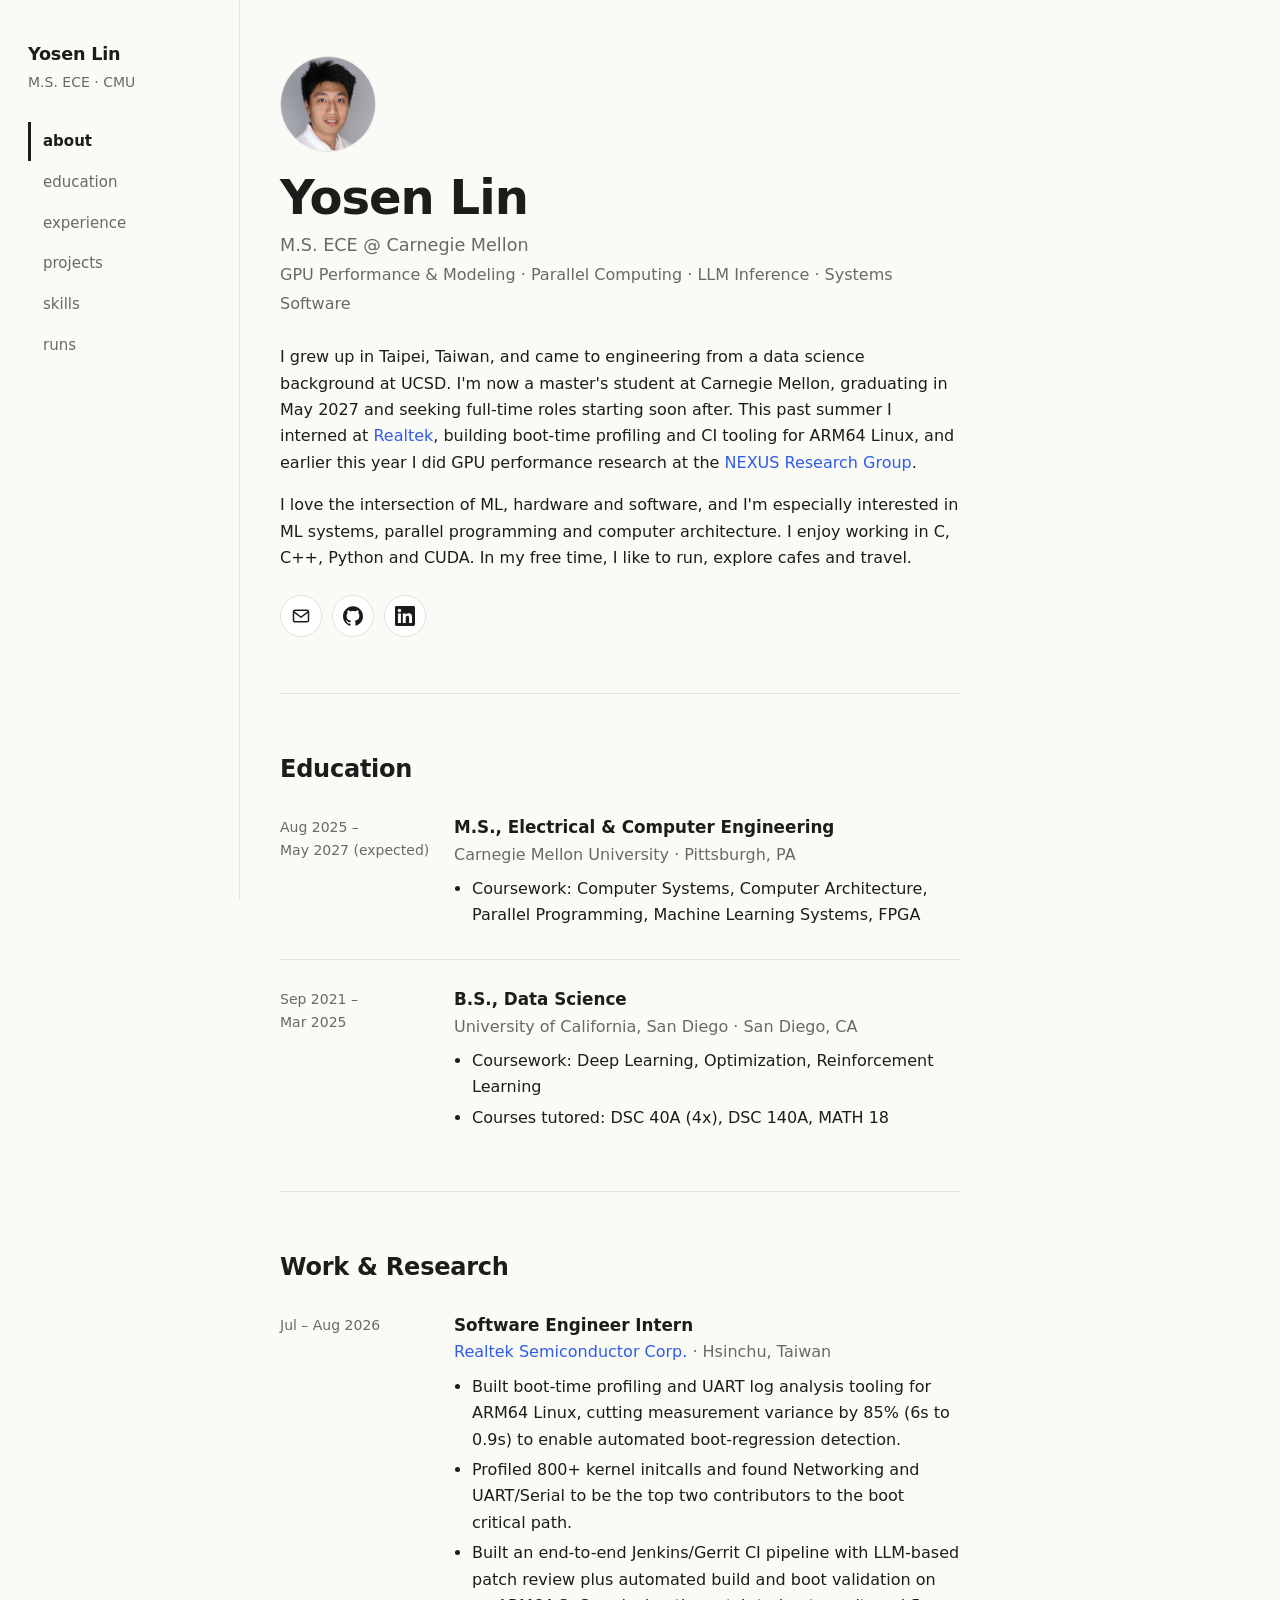
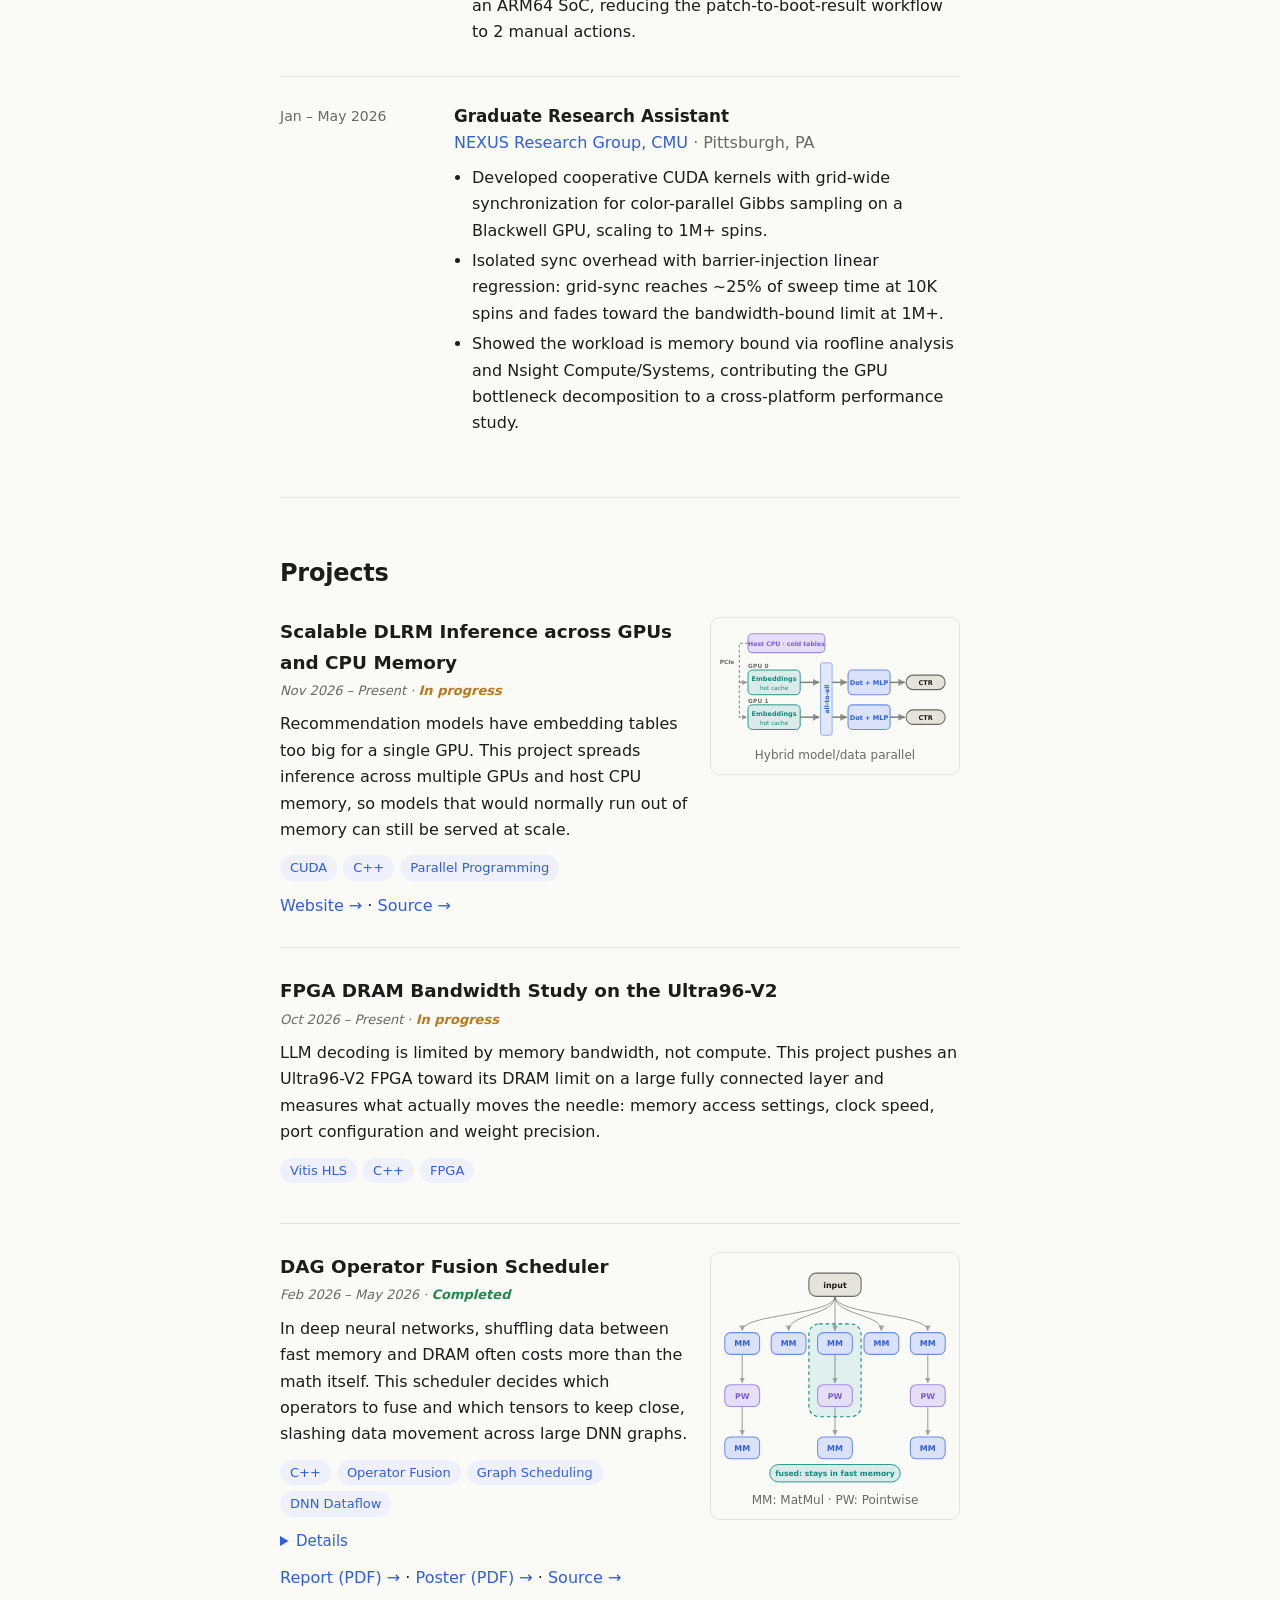
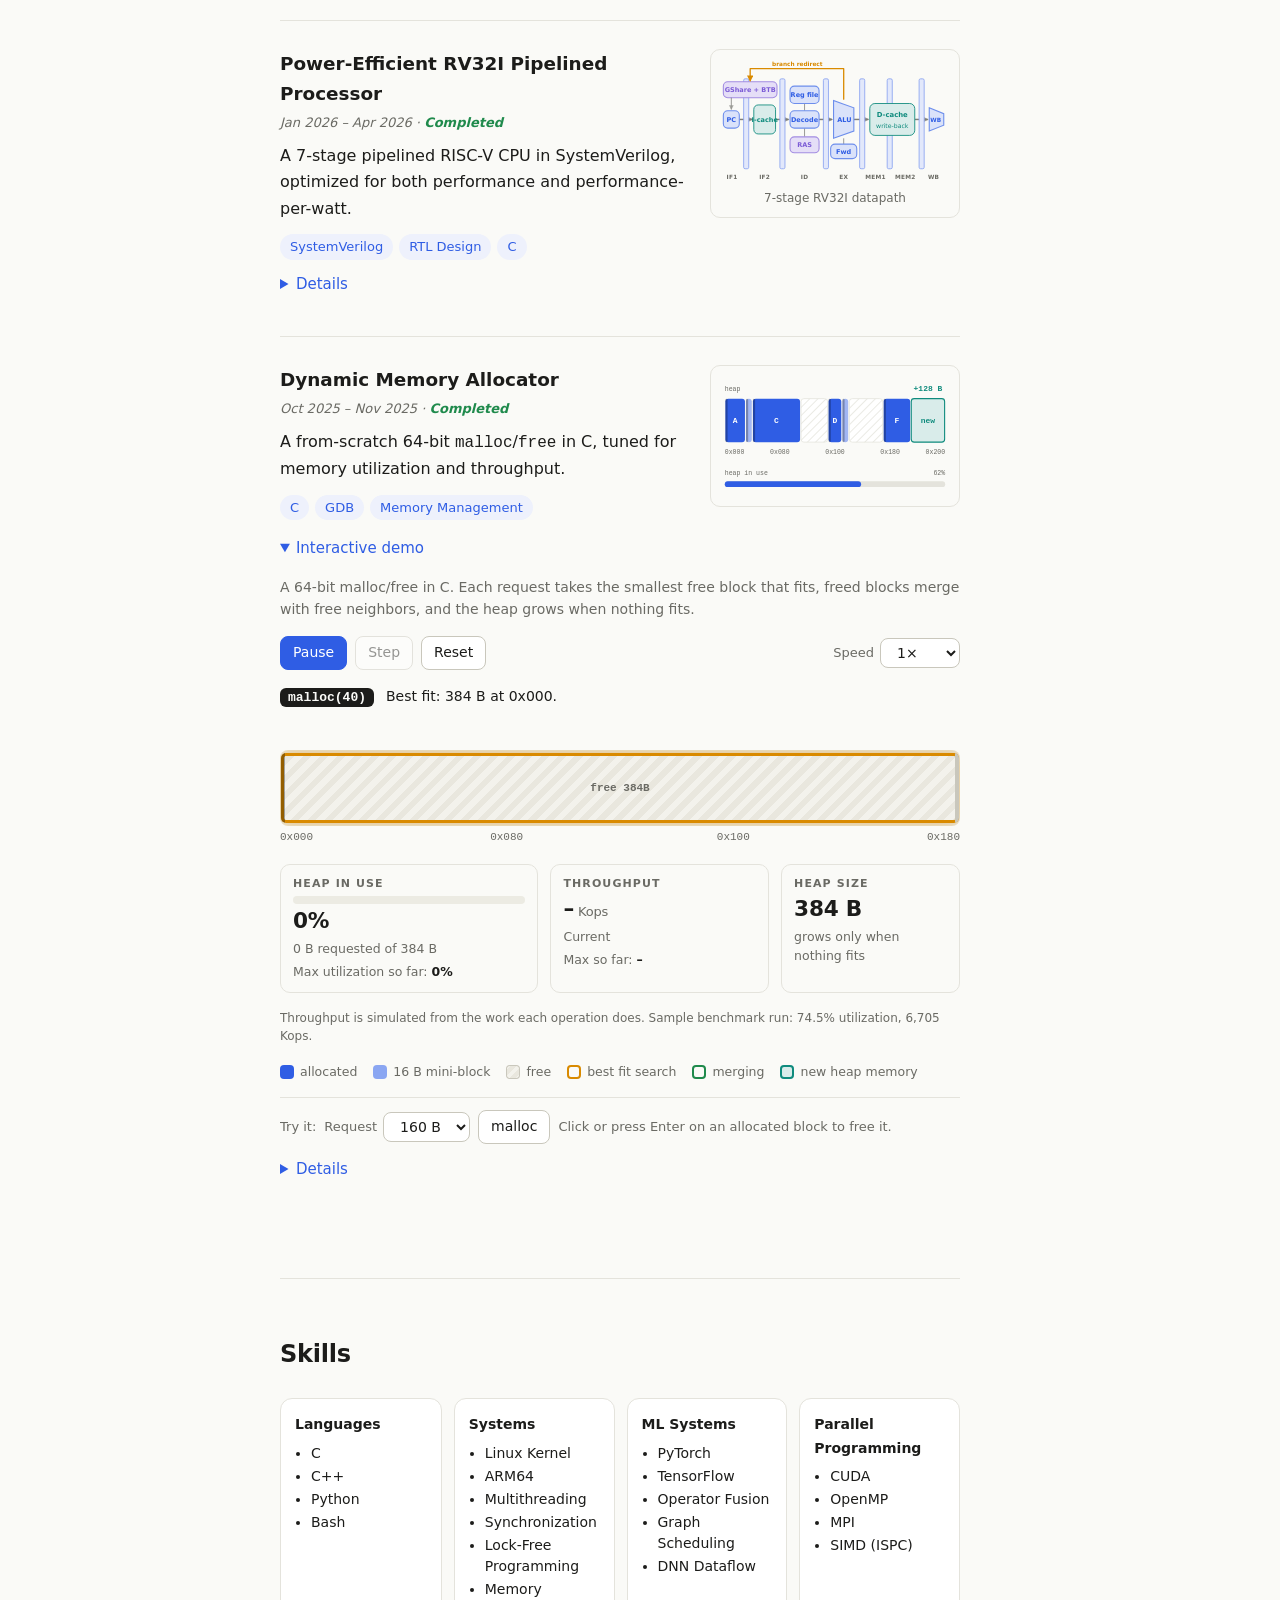
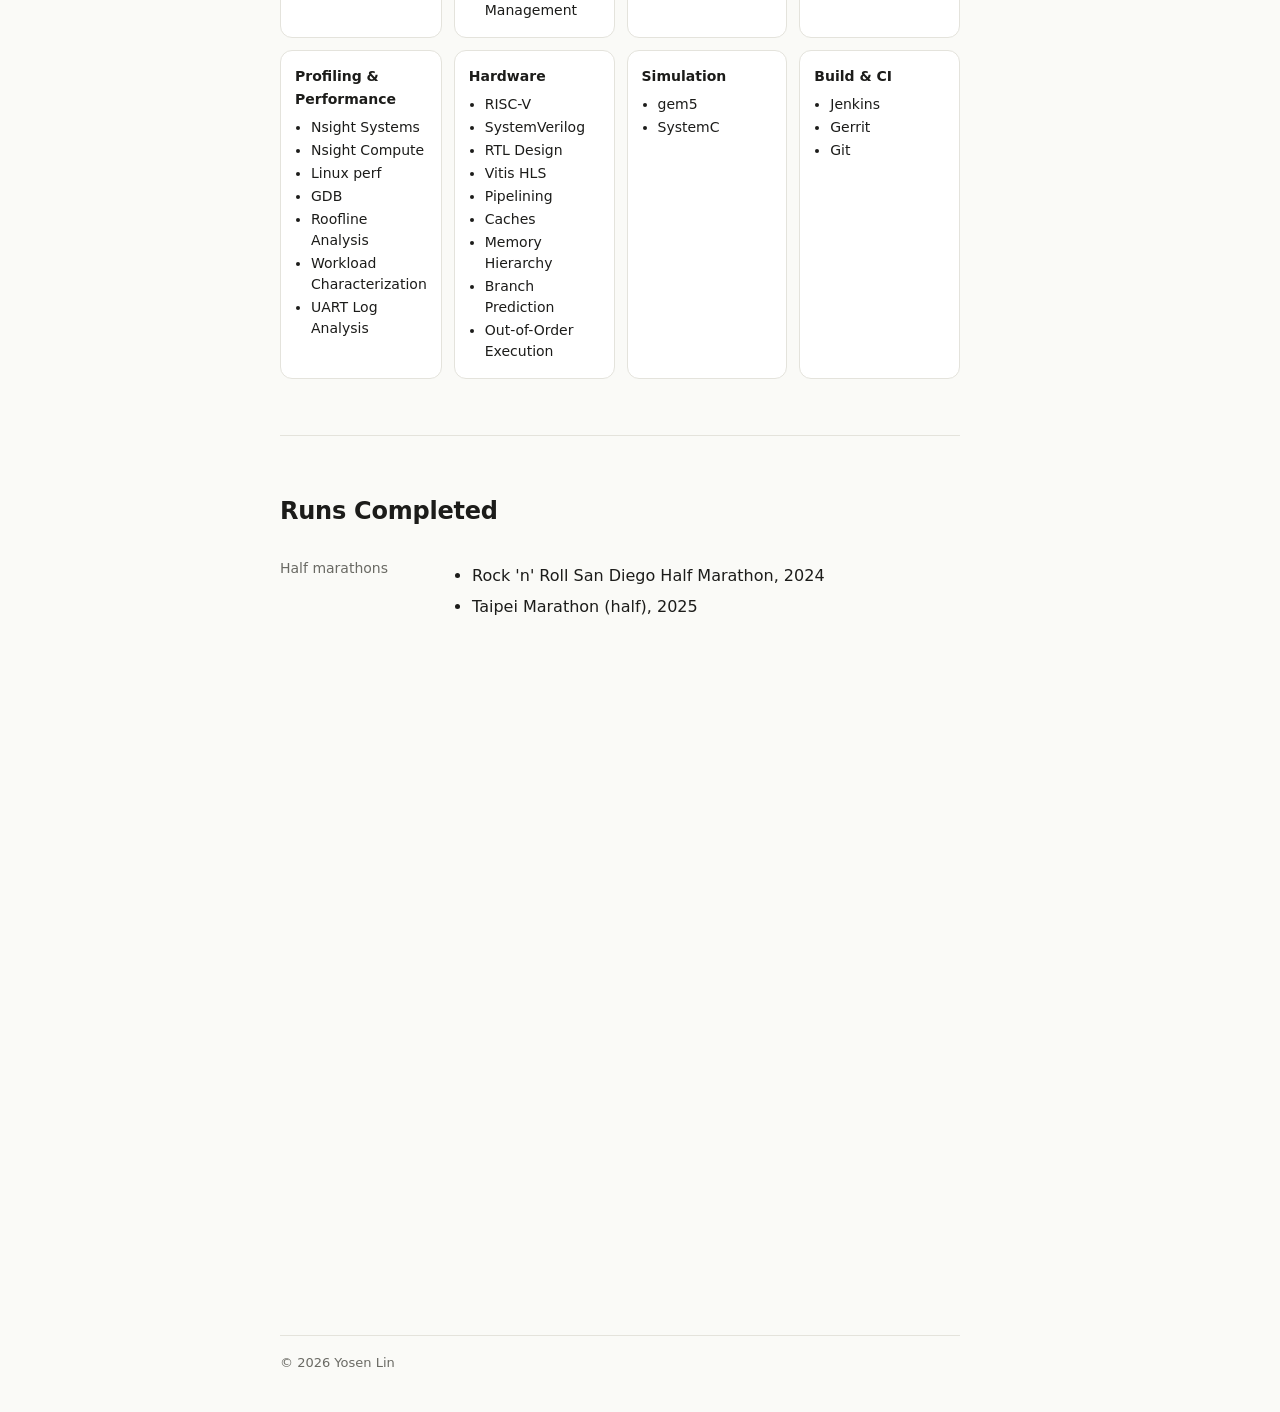
<file: education.html>
<!doctype html>
<html lang="en">
<head>
<meta charset="utf-8">
<meta http-equiv="refresh" content="0; url=index.html#education">
<title>Yosen Lin</title>
<script>location.replace("index.html#education");</script>
</head>
<body><a href="index.html#education">Continue</a></body>
</html>
</file>
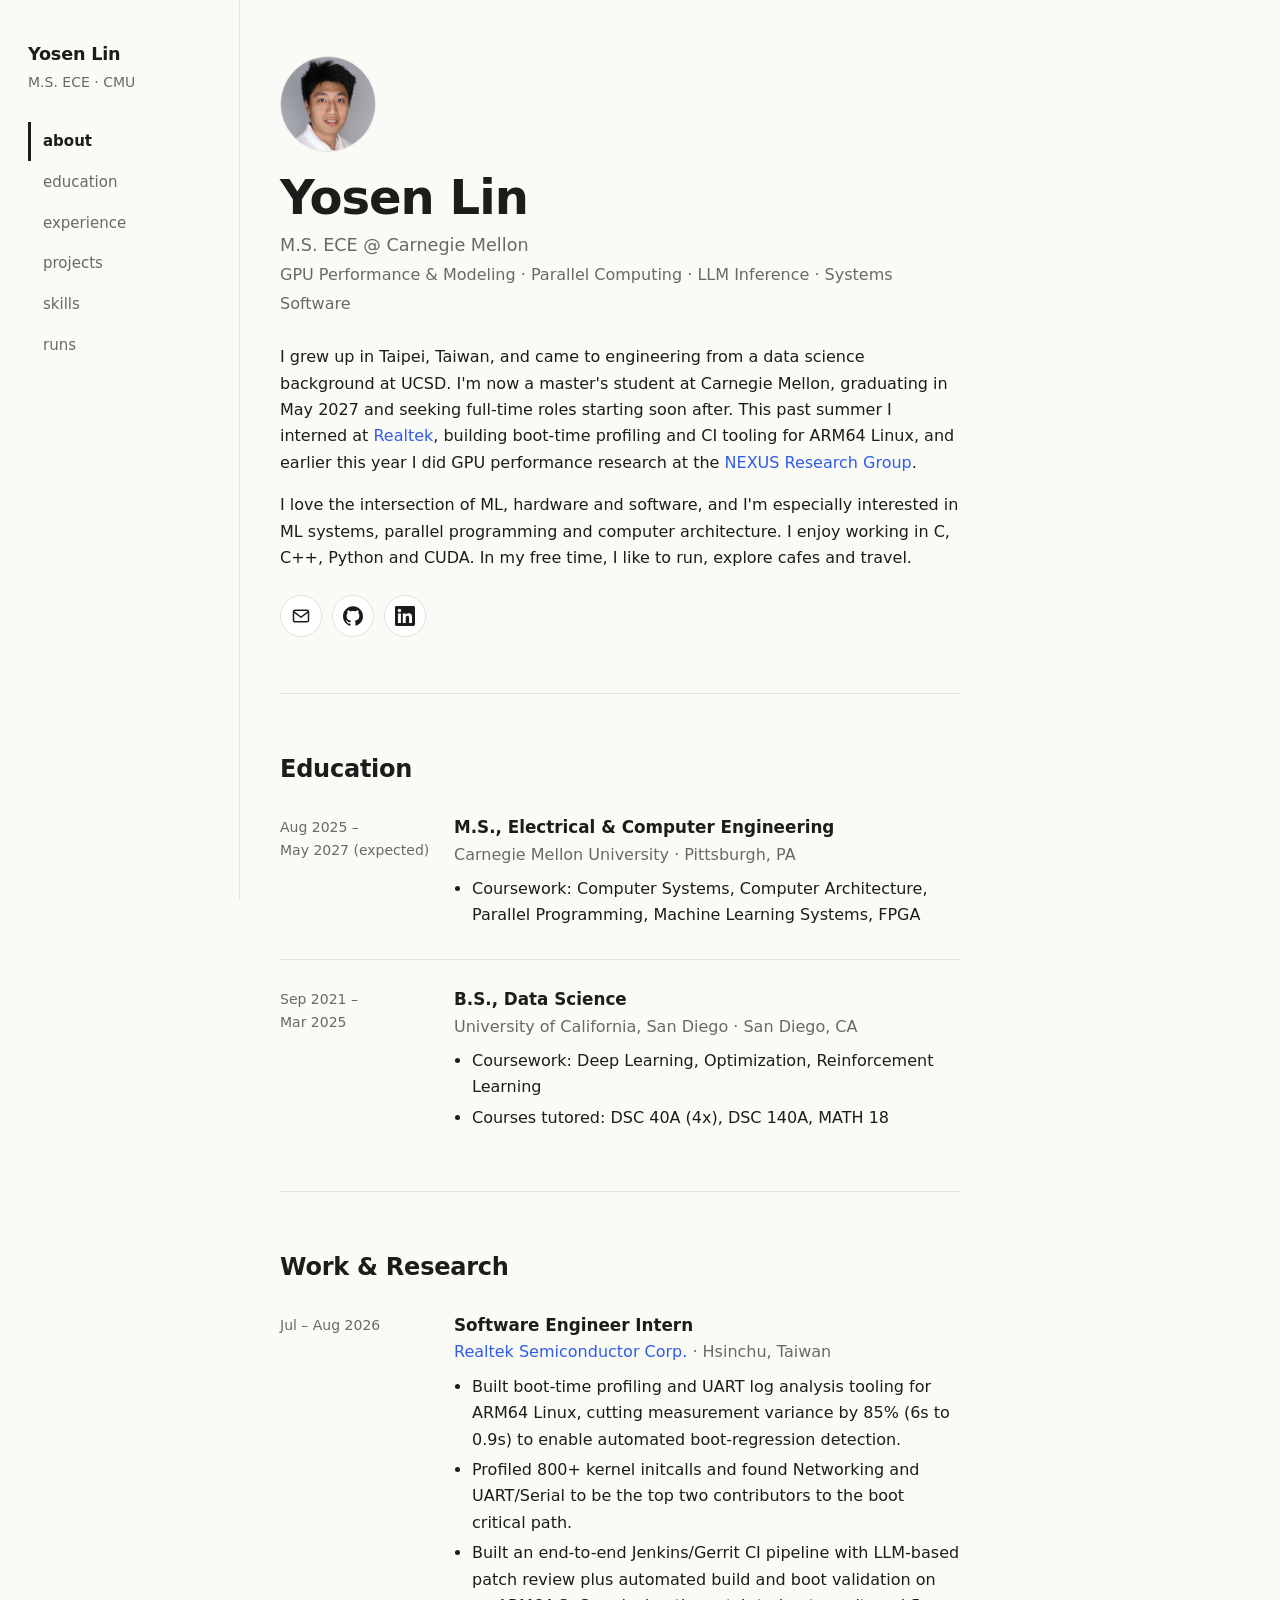
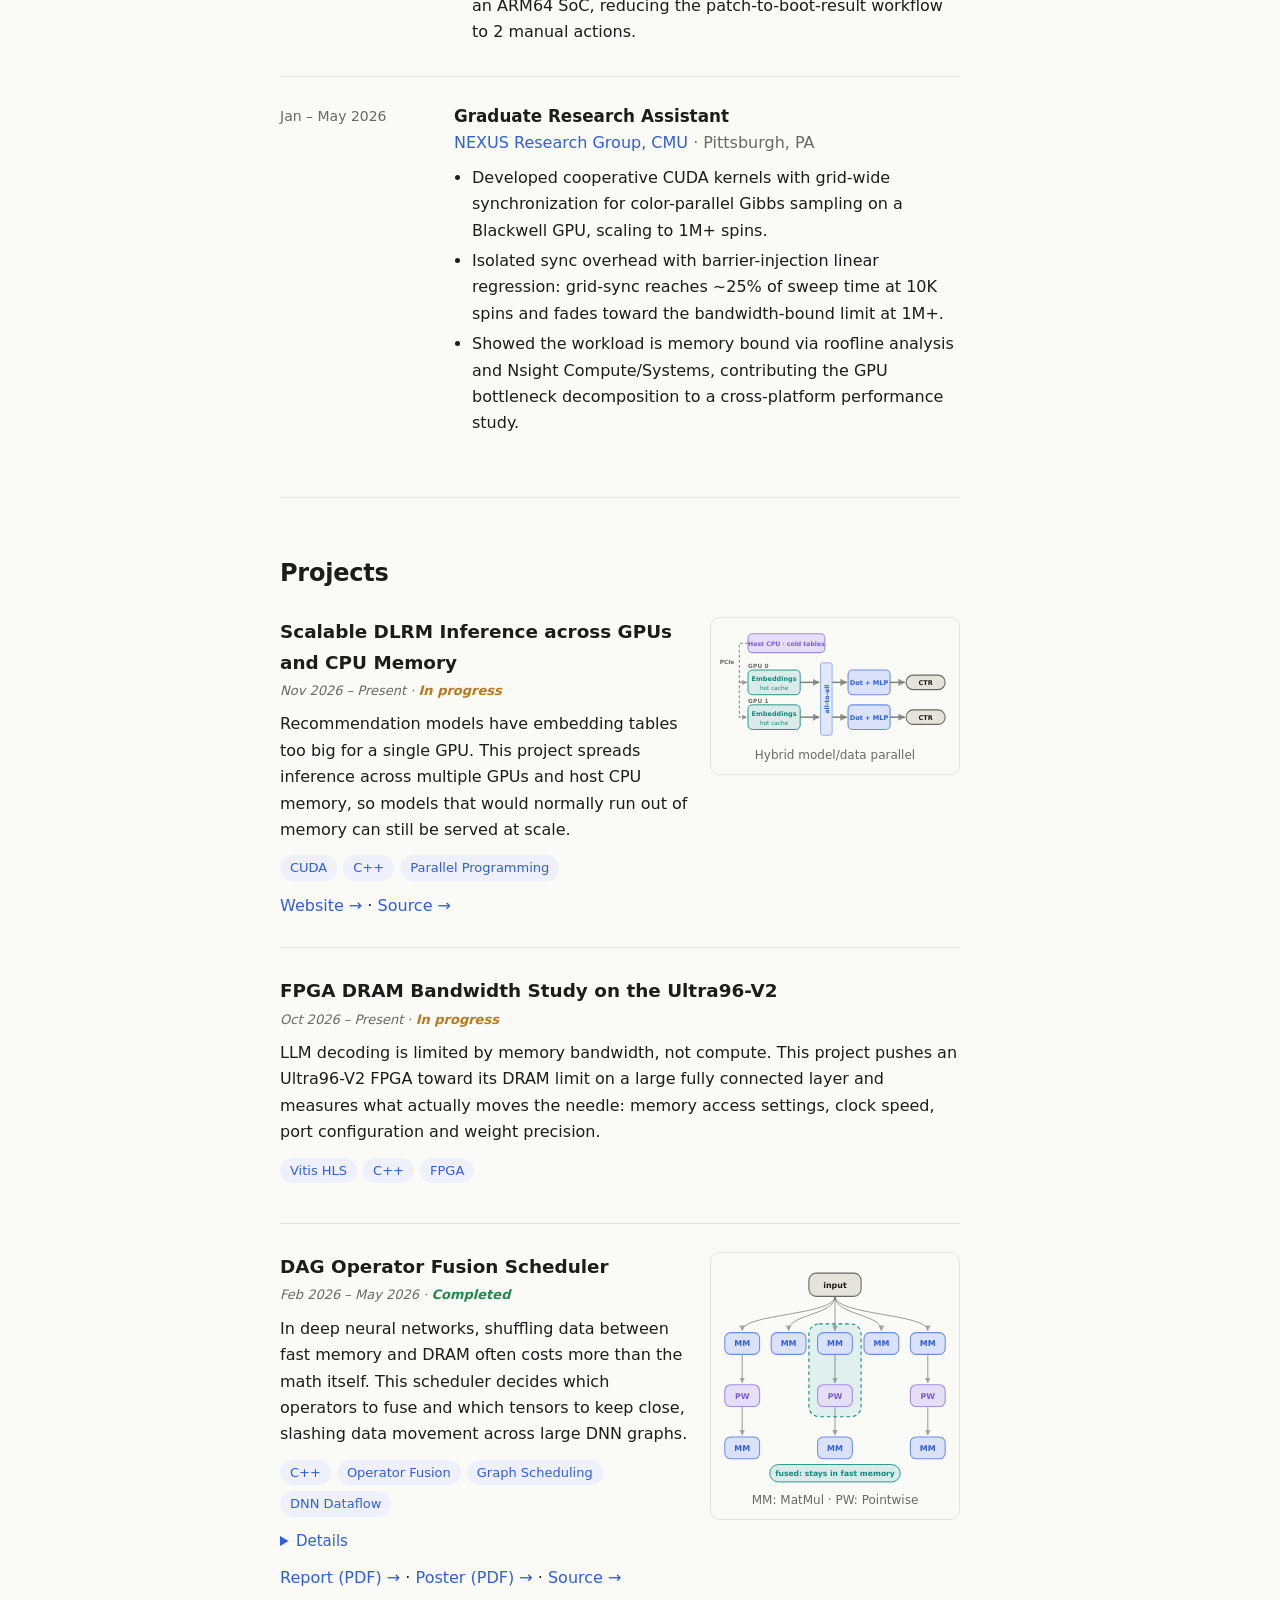
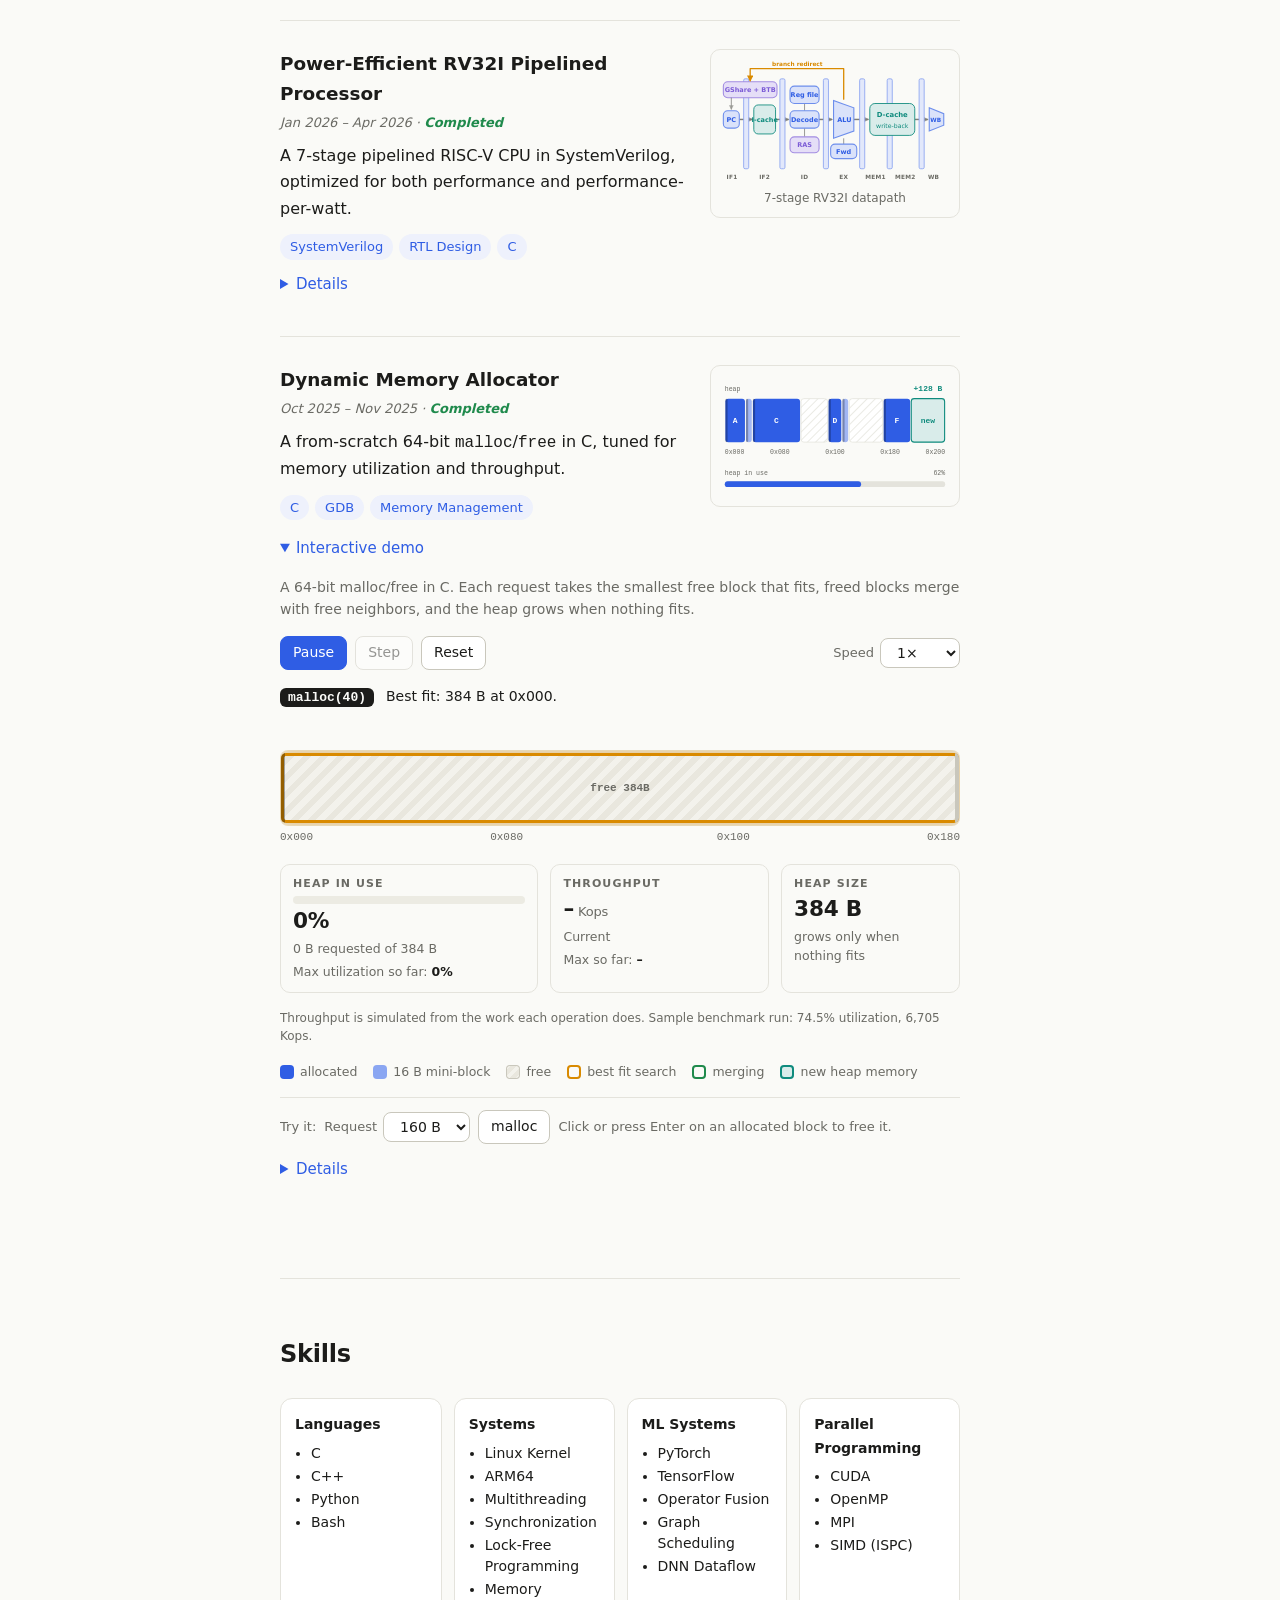
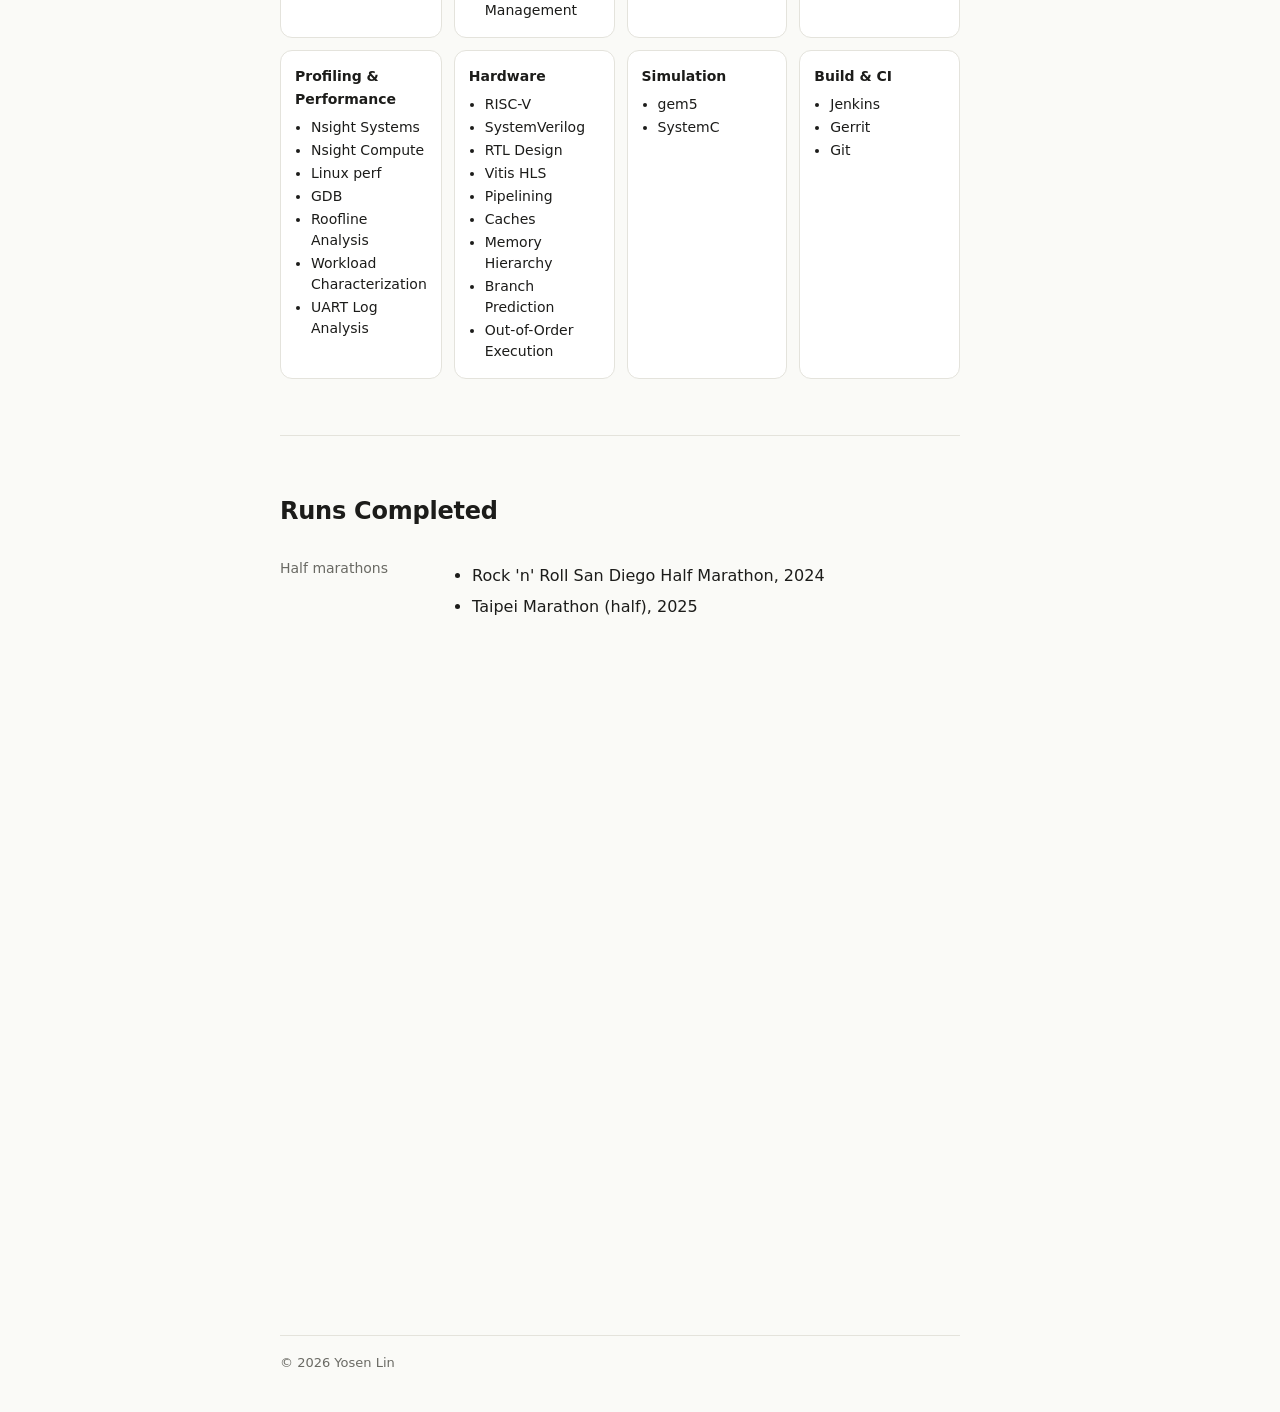
<file: experience.html>
<!doctype html>
<html lang="en">
<head>
<meta charset="utf-8">
<meta http-equiv="refresh" content="0; url=index.html#experience">
<title>Yosen Lin</title>
<script>location.replace("index.html#experience");</script>
</head>
<body><a href="index.html#experience">Continue</a></body>
</html>
</file>
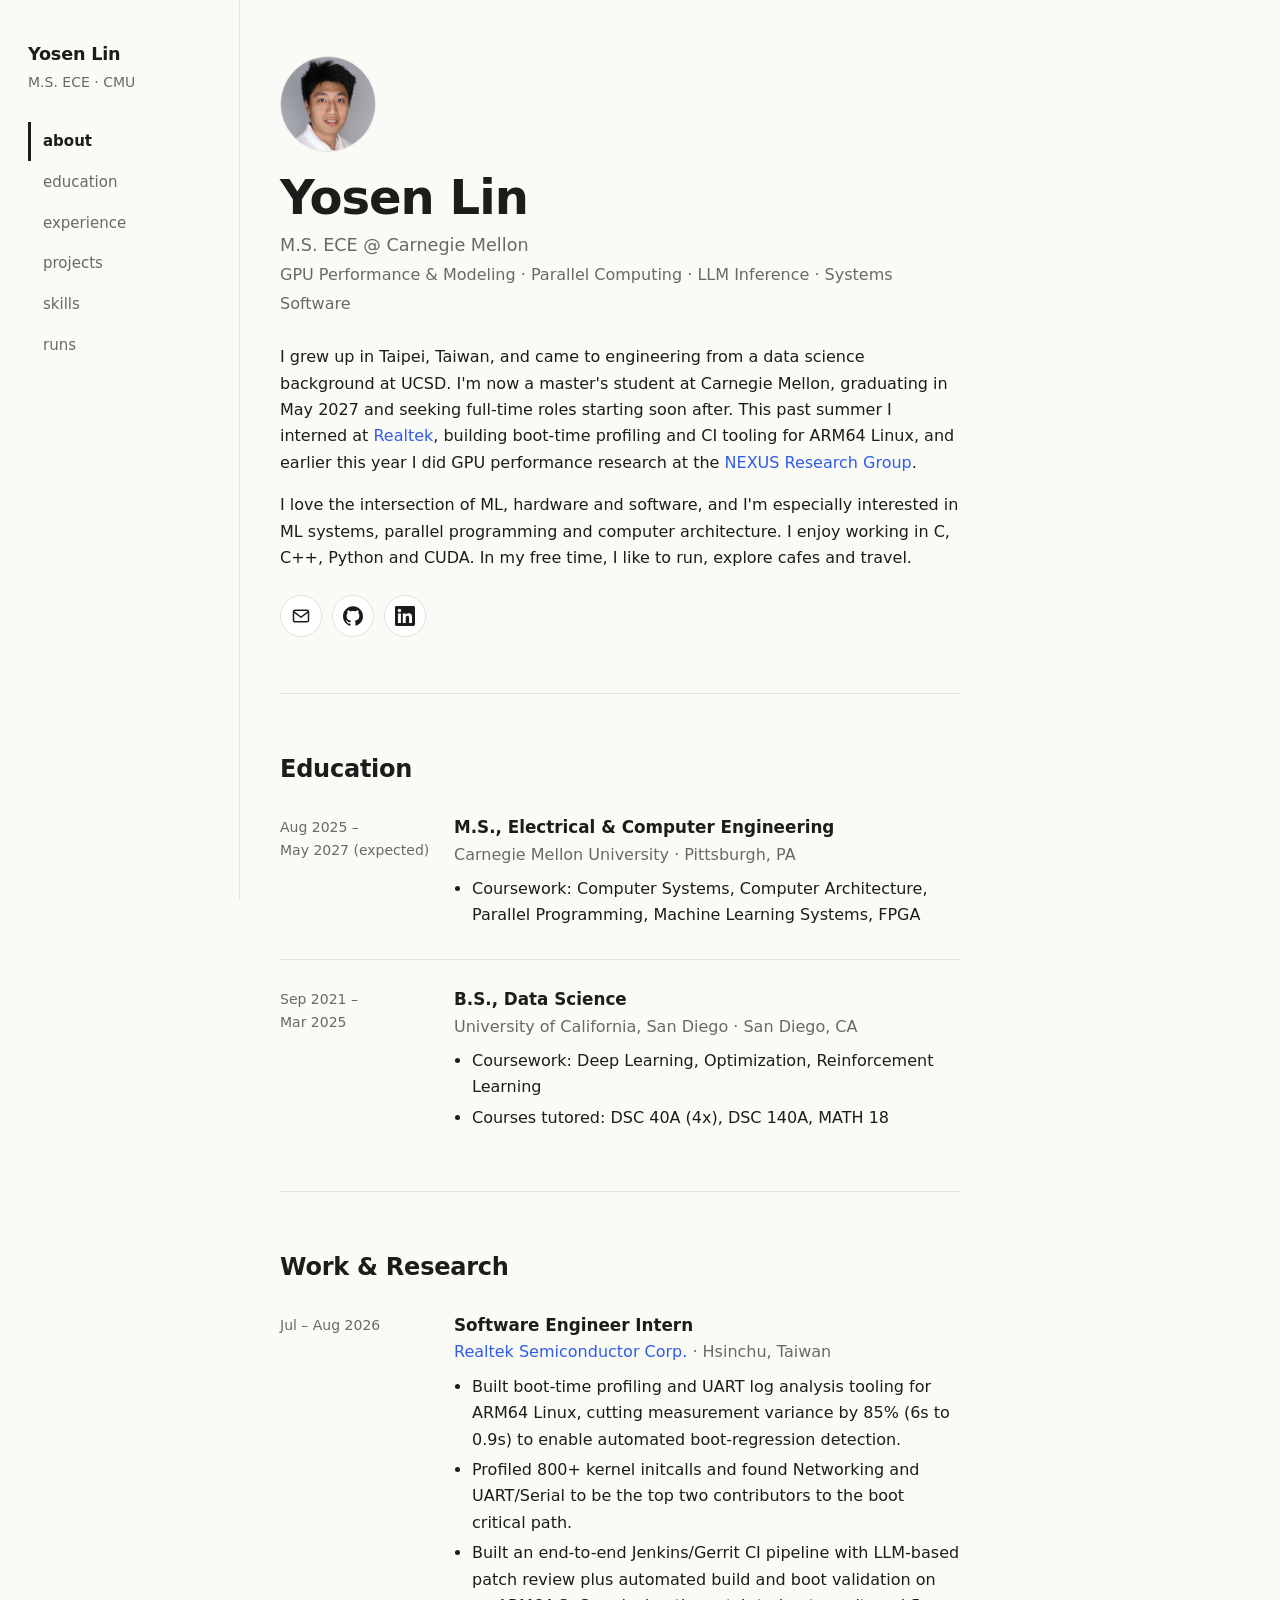
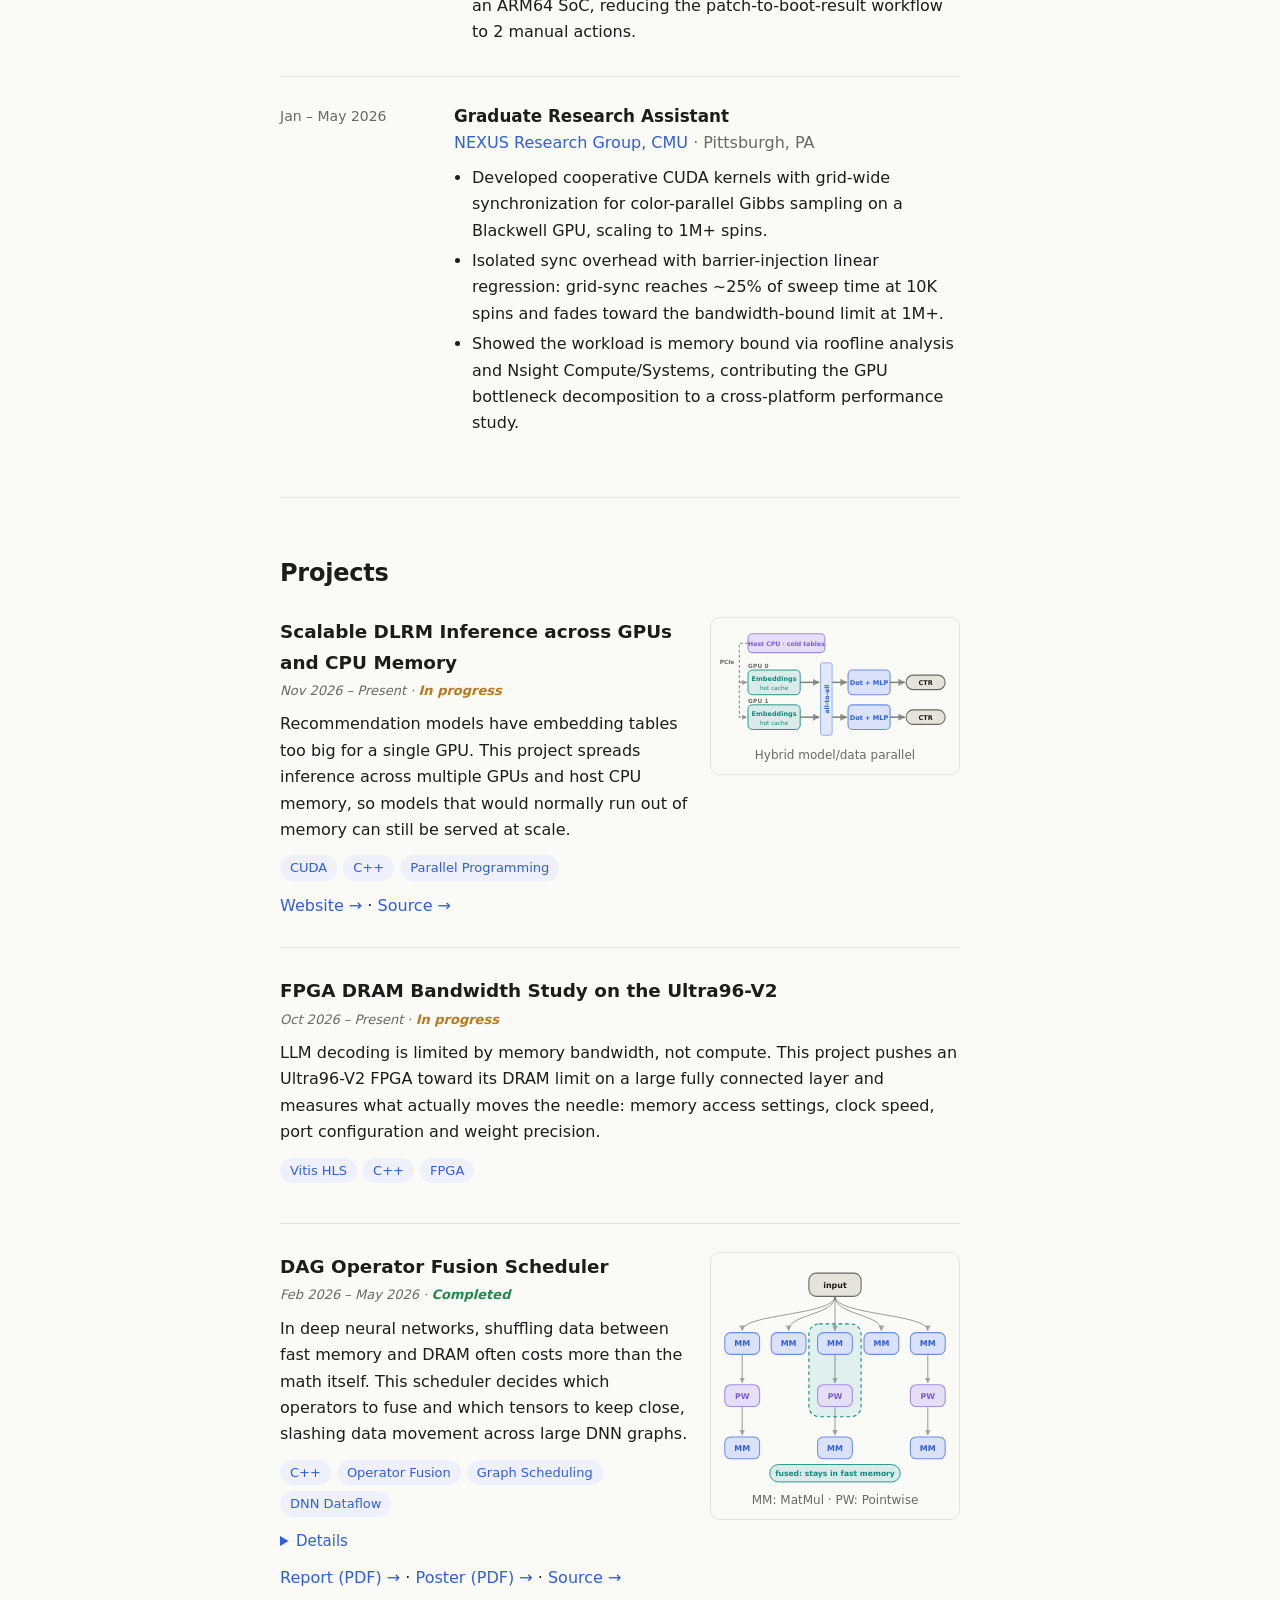
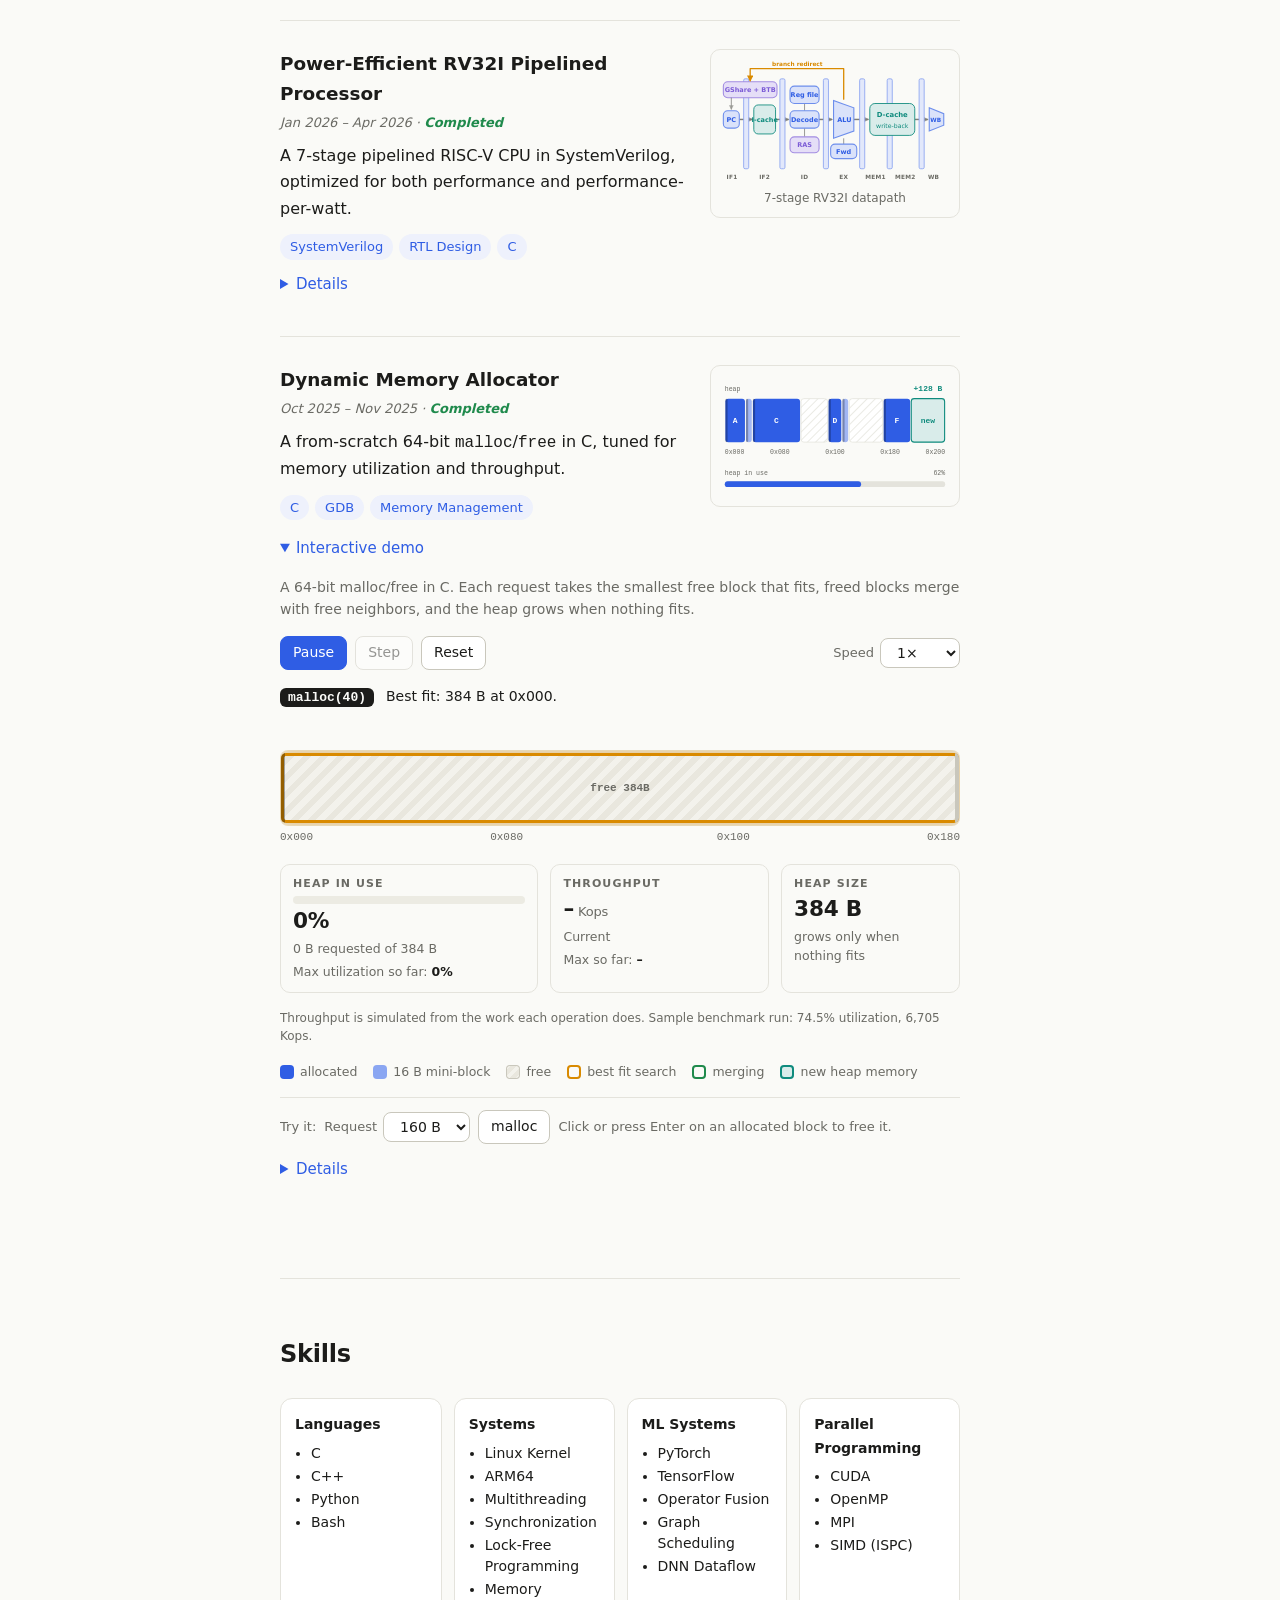
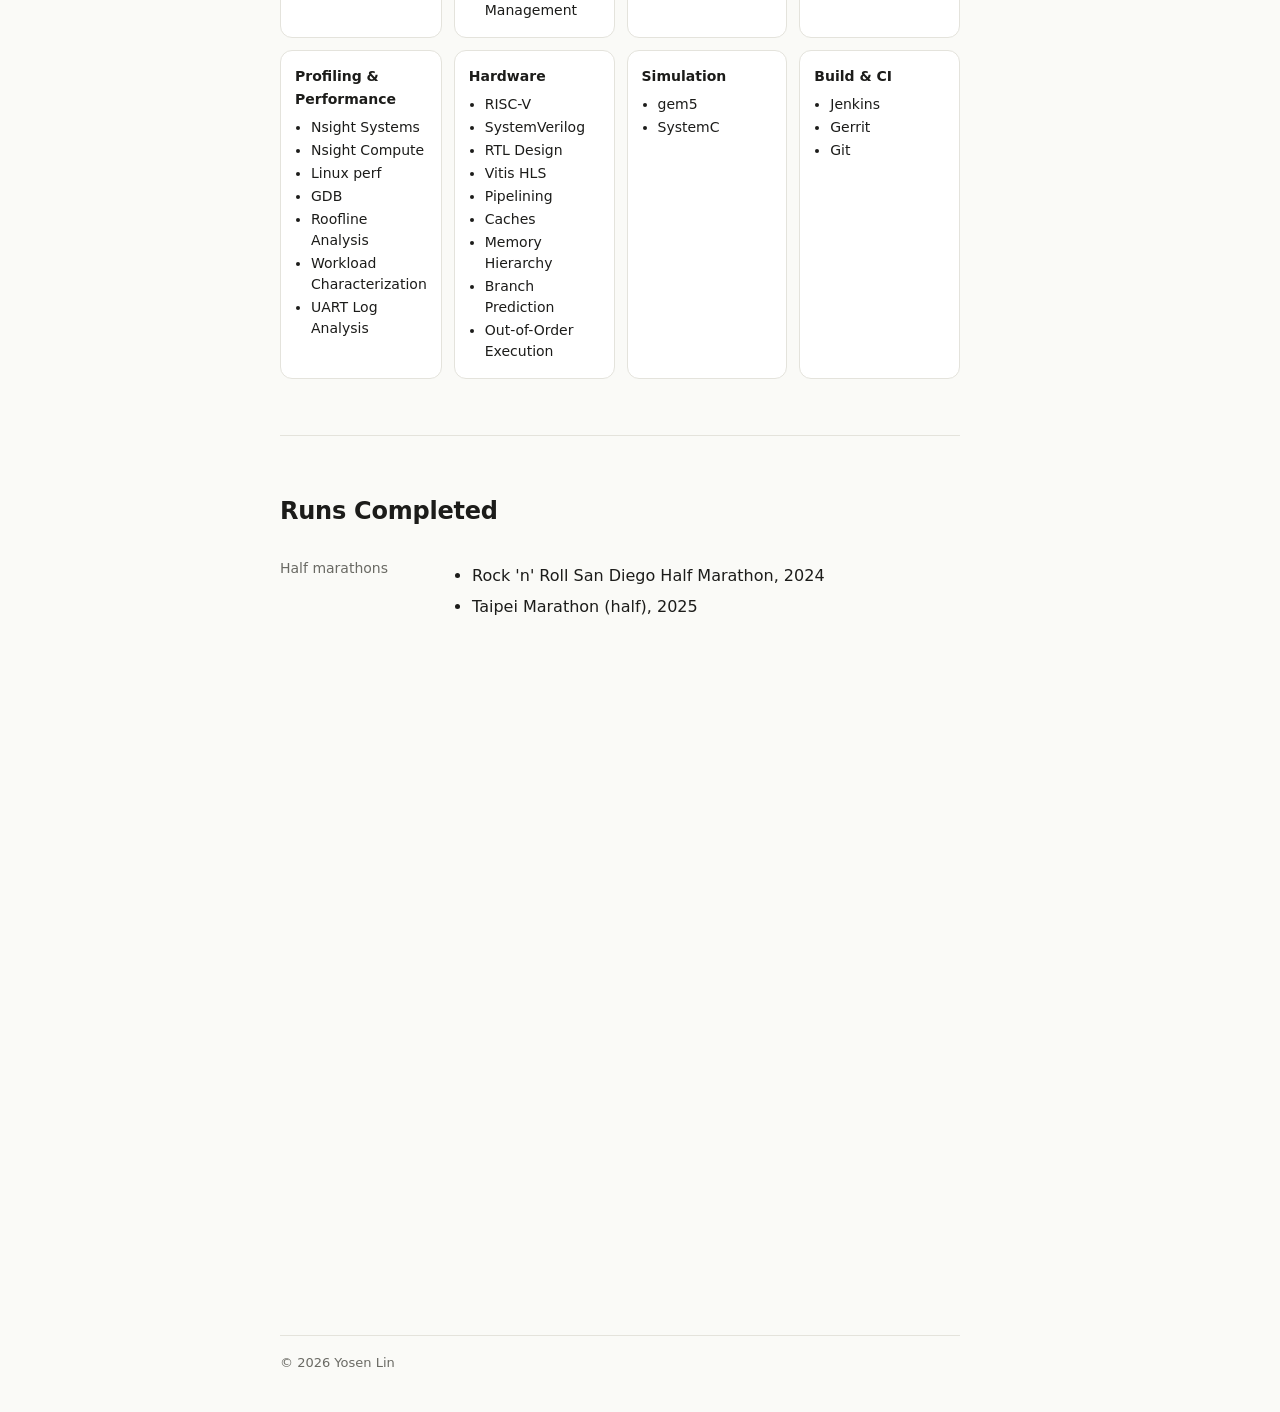
<file: projects.html>
<!doctype html>
<html lang="en">
<head>
<meta charset="utf-8">
<meta http-equiv="refresh" content="0; url=index.html#projects">
<title>Yosen Lin</title>
<script>location.replace("index.html#projects");</script>
</head>
<body><a href="index.html#projects">Continue</a></body>
</html>
</file>
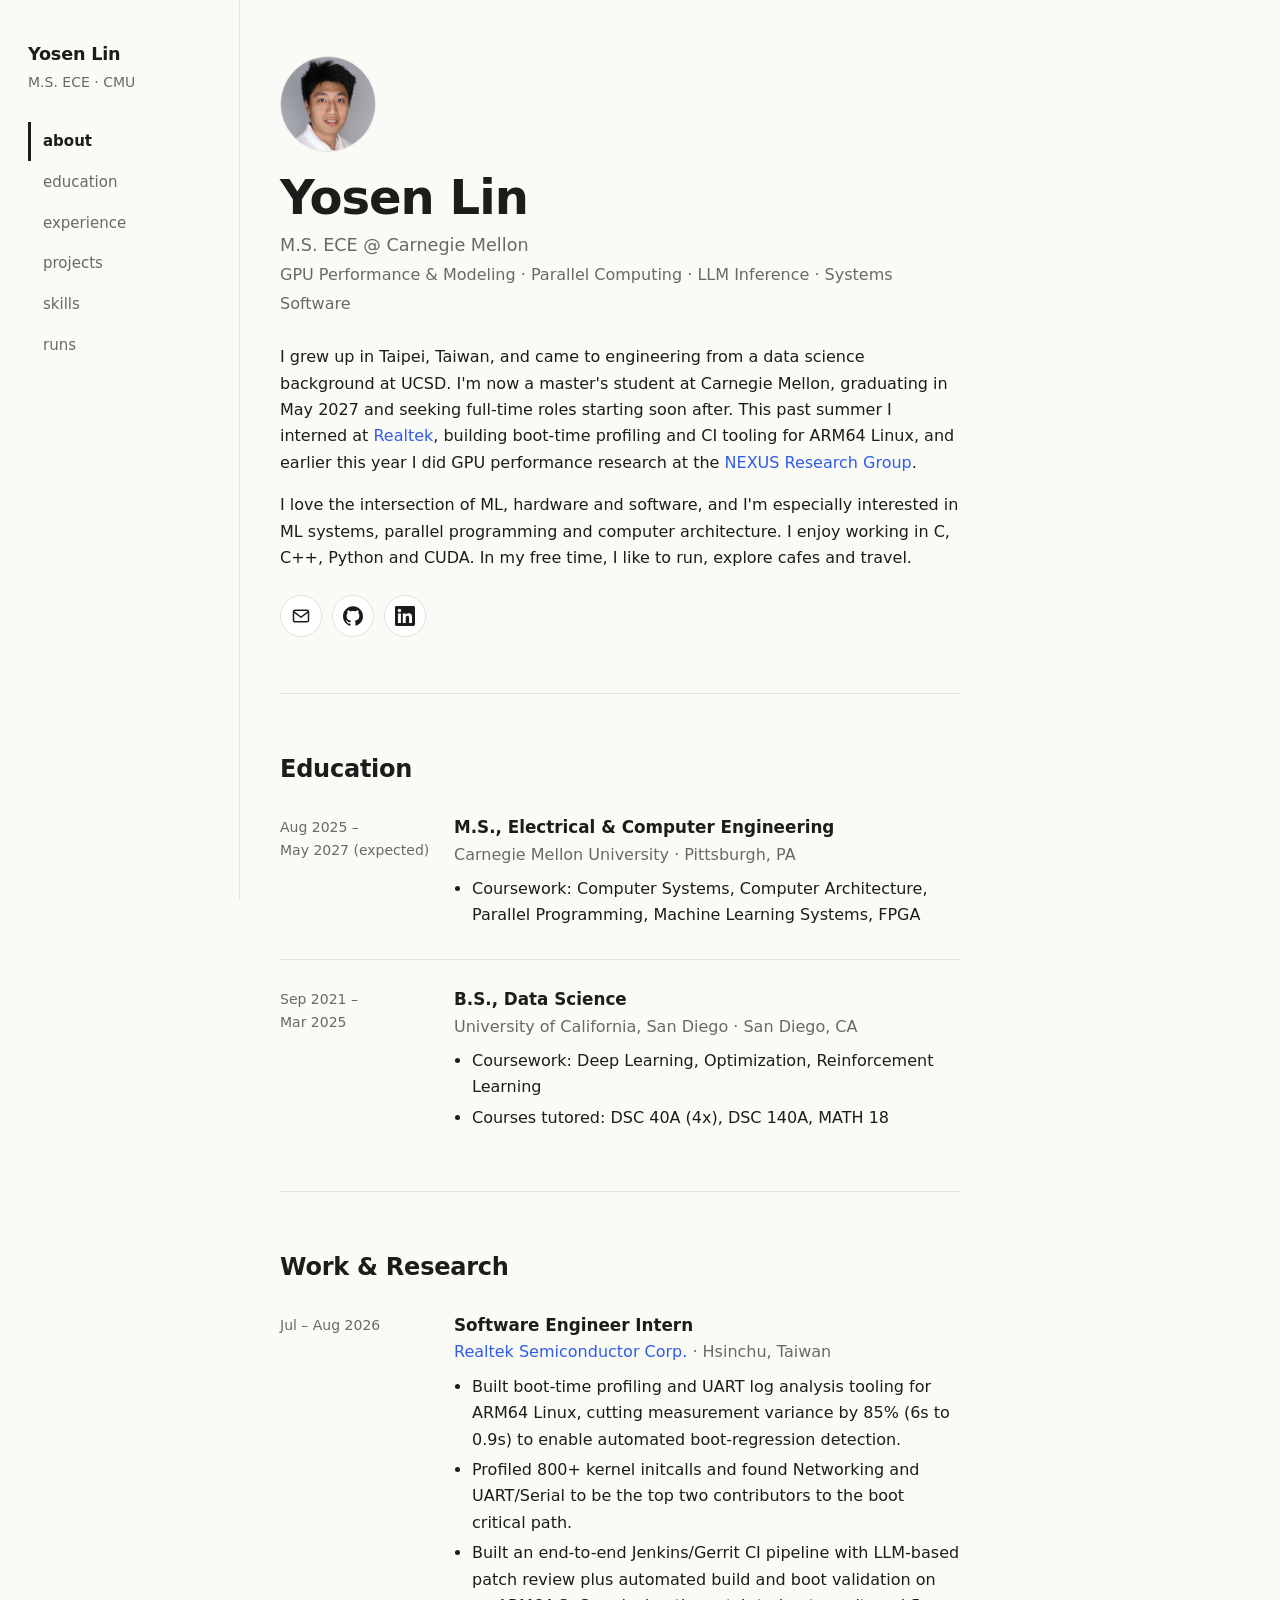
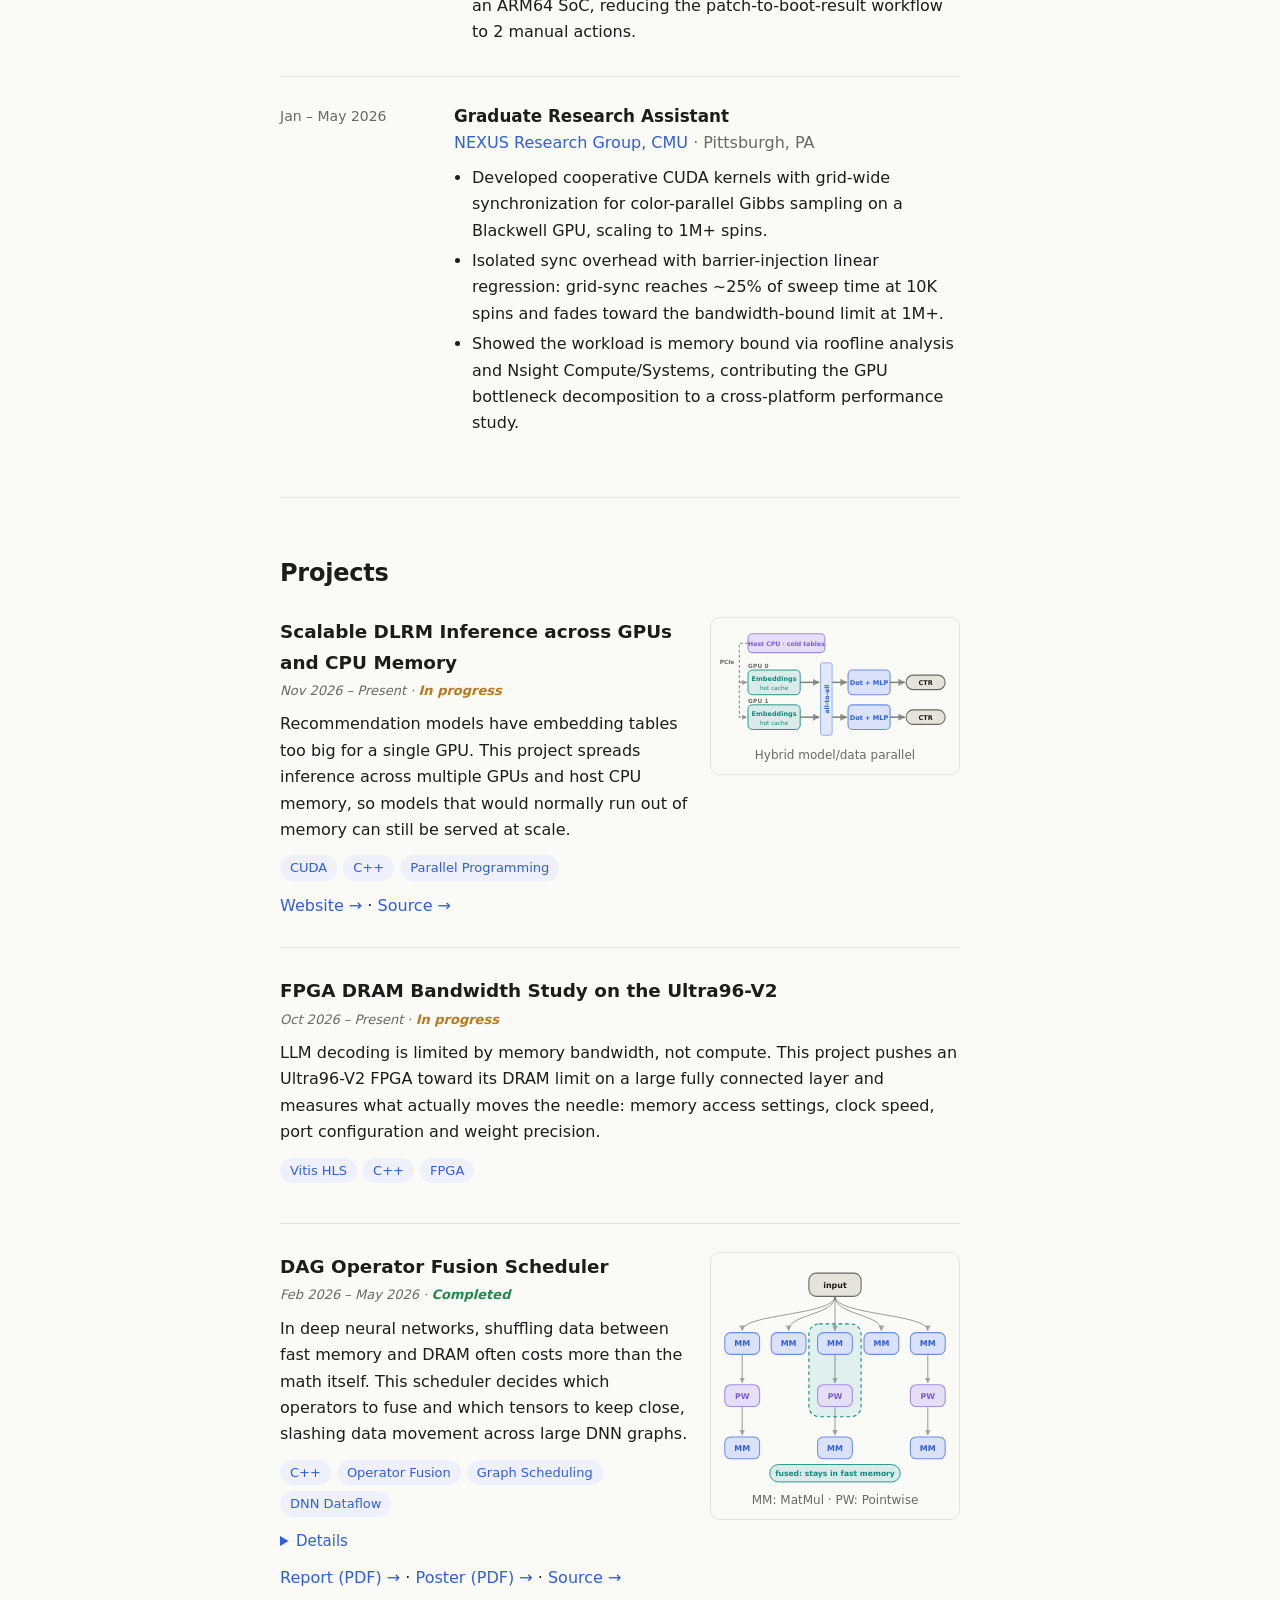
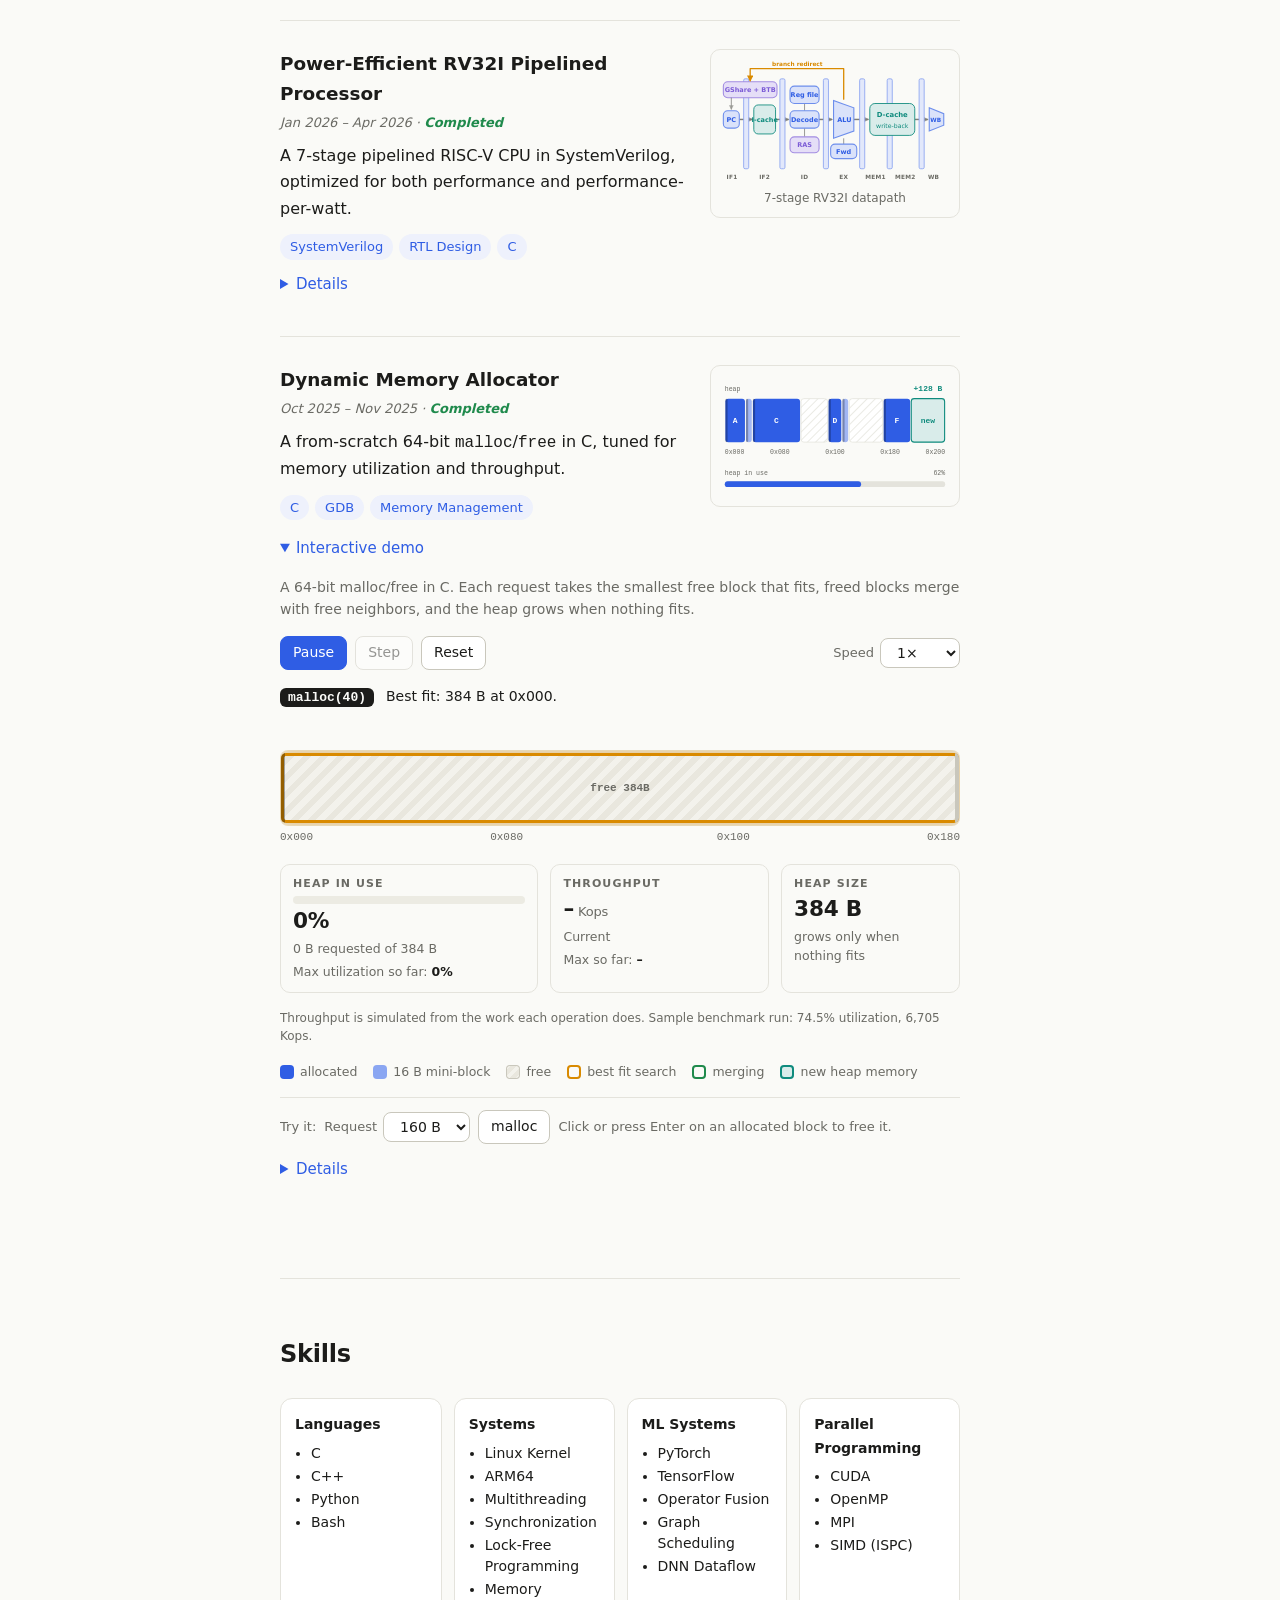
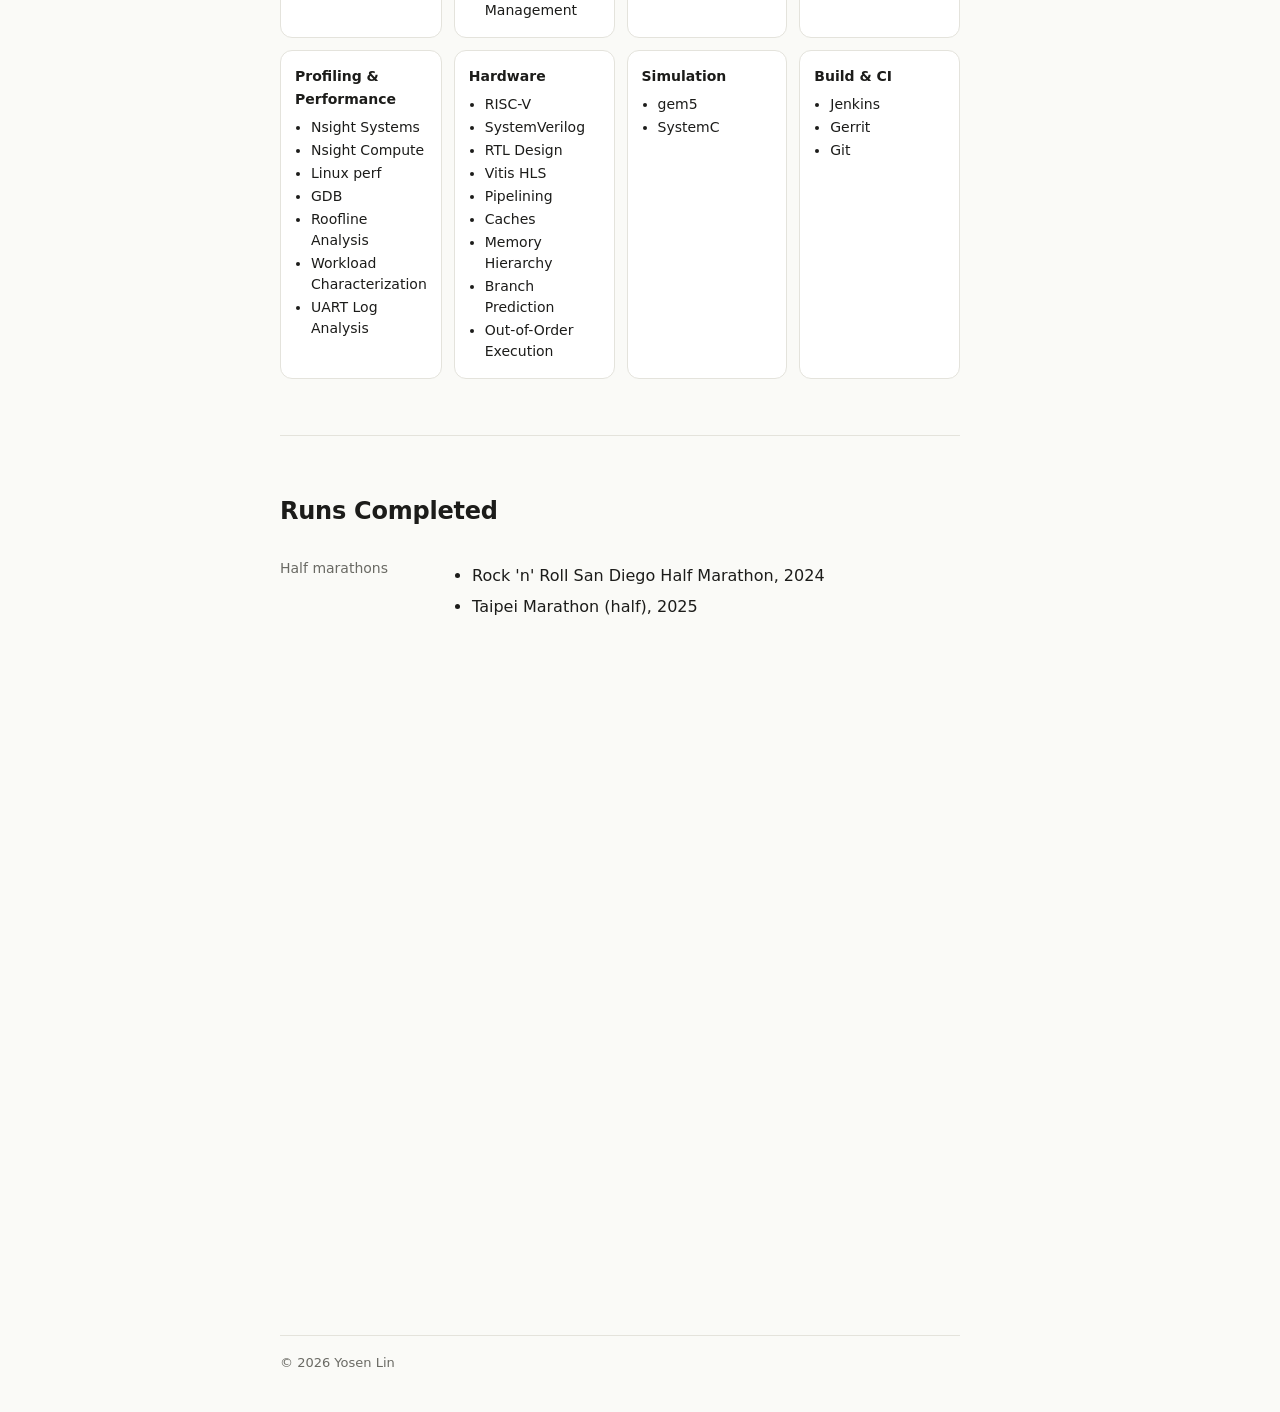
<file: runs.html>
<!doctype html>
<html lang="en">
<head>
<meta charset="utf-8">
<meta http-equiv="refresh" content="0; url=index.html#runs">
<title>Yosen Lin</title>
<script>location.replace("index.html#runs");</script>
</head>
<body><a href="index.html#runs">Continue</a></body>
</html>
</file>
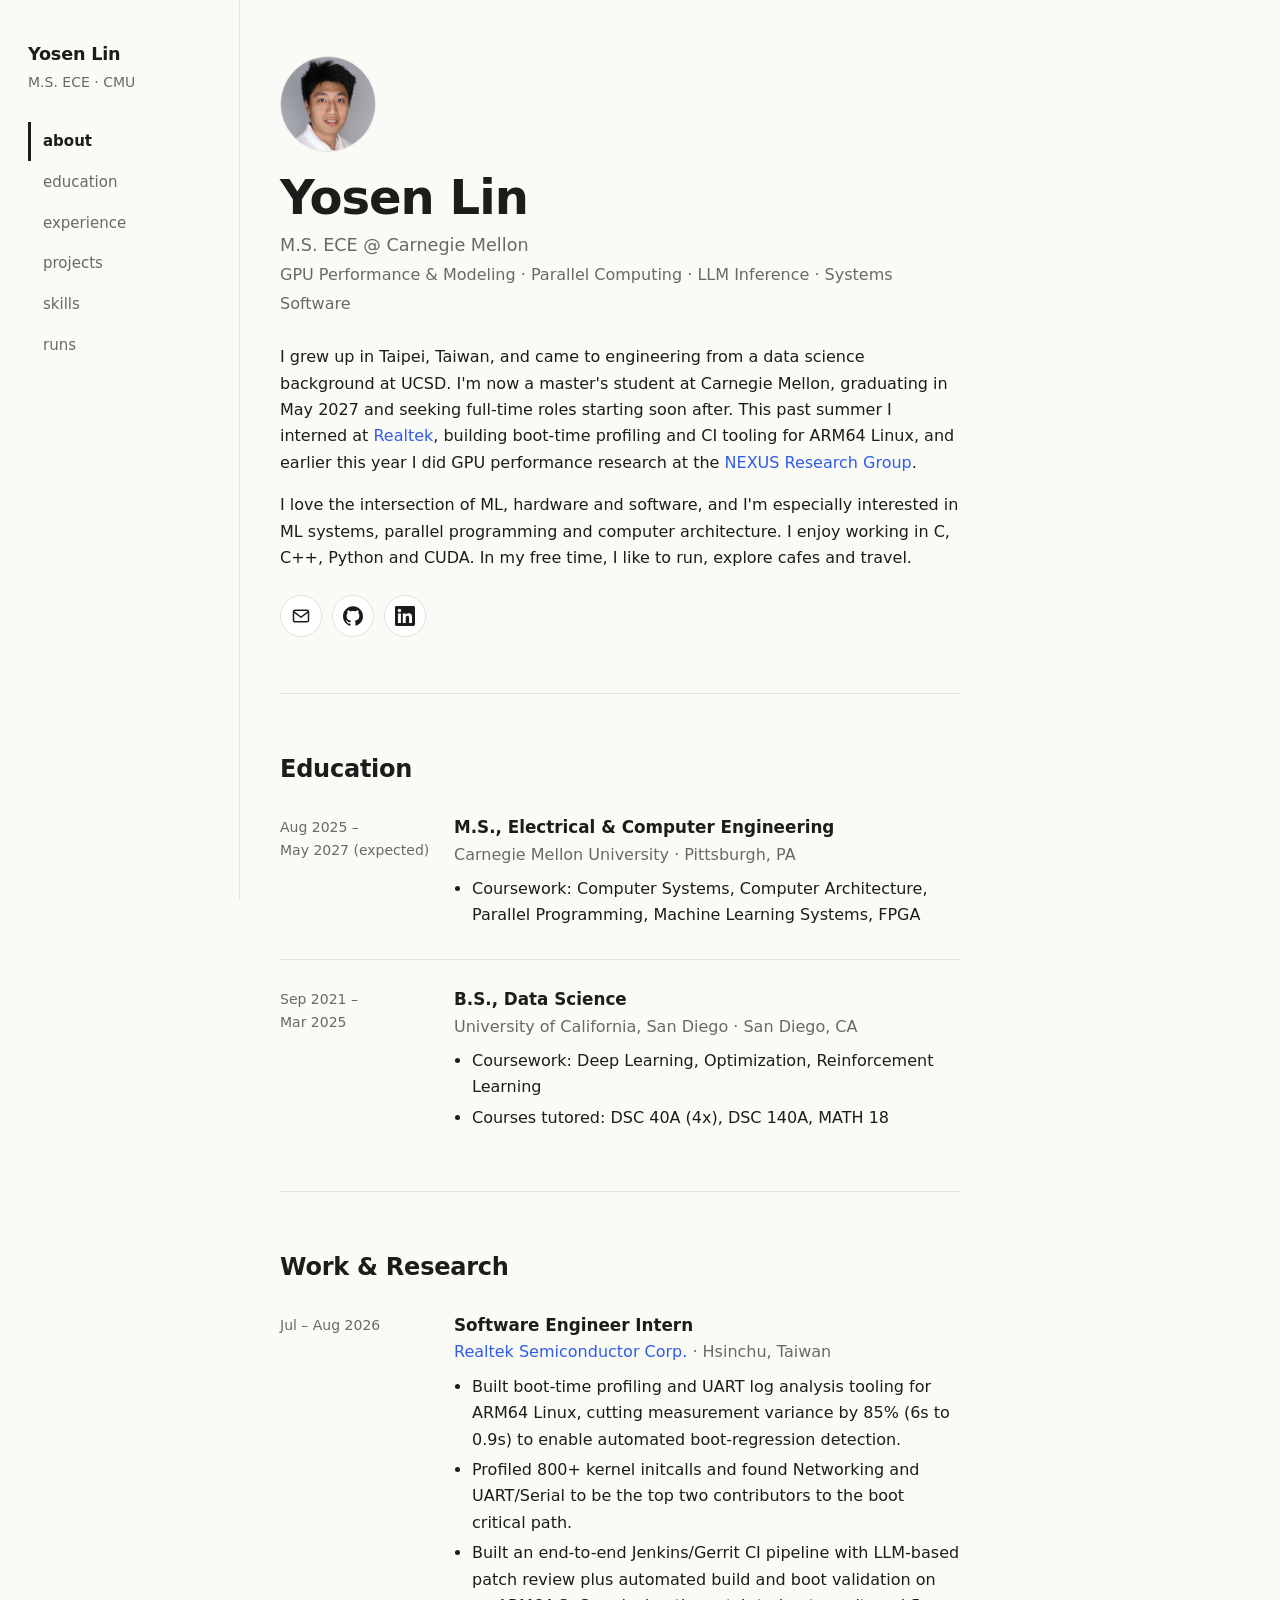
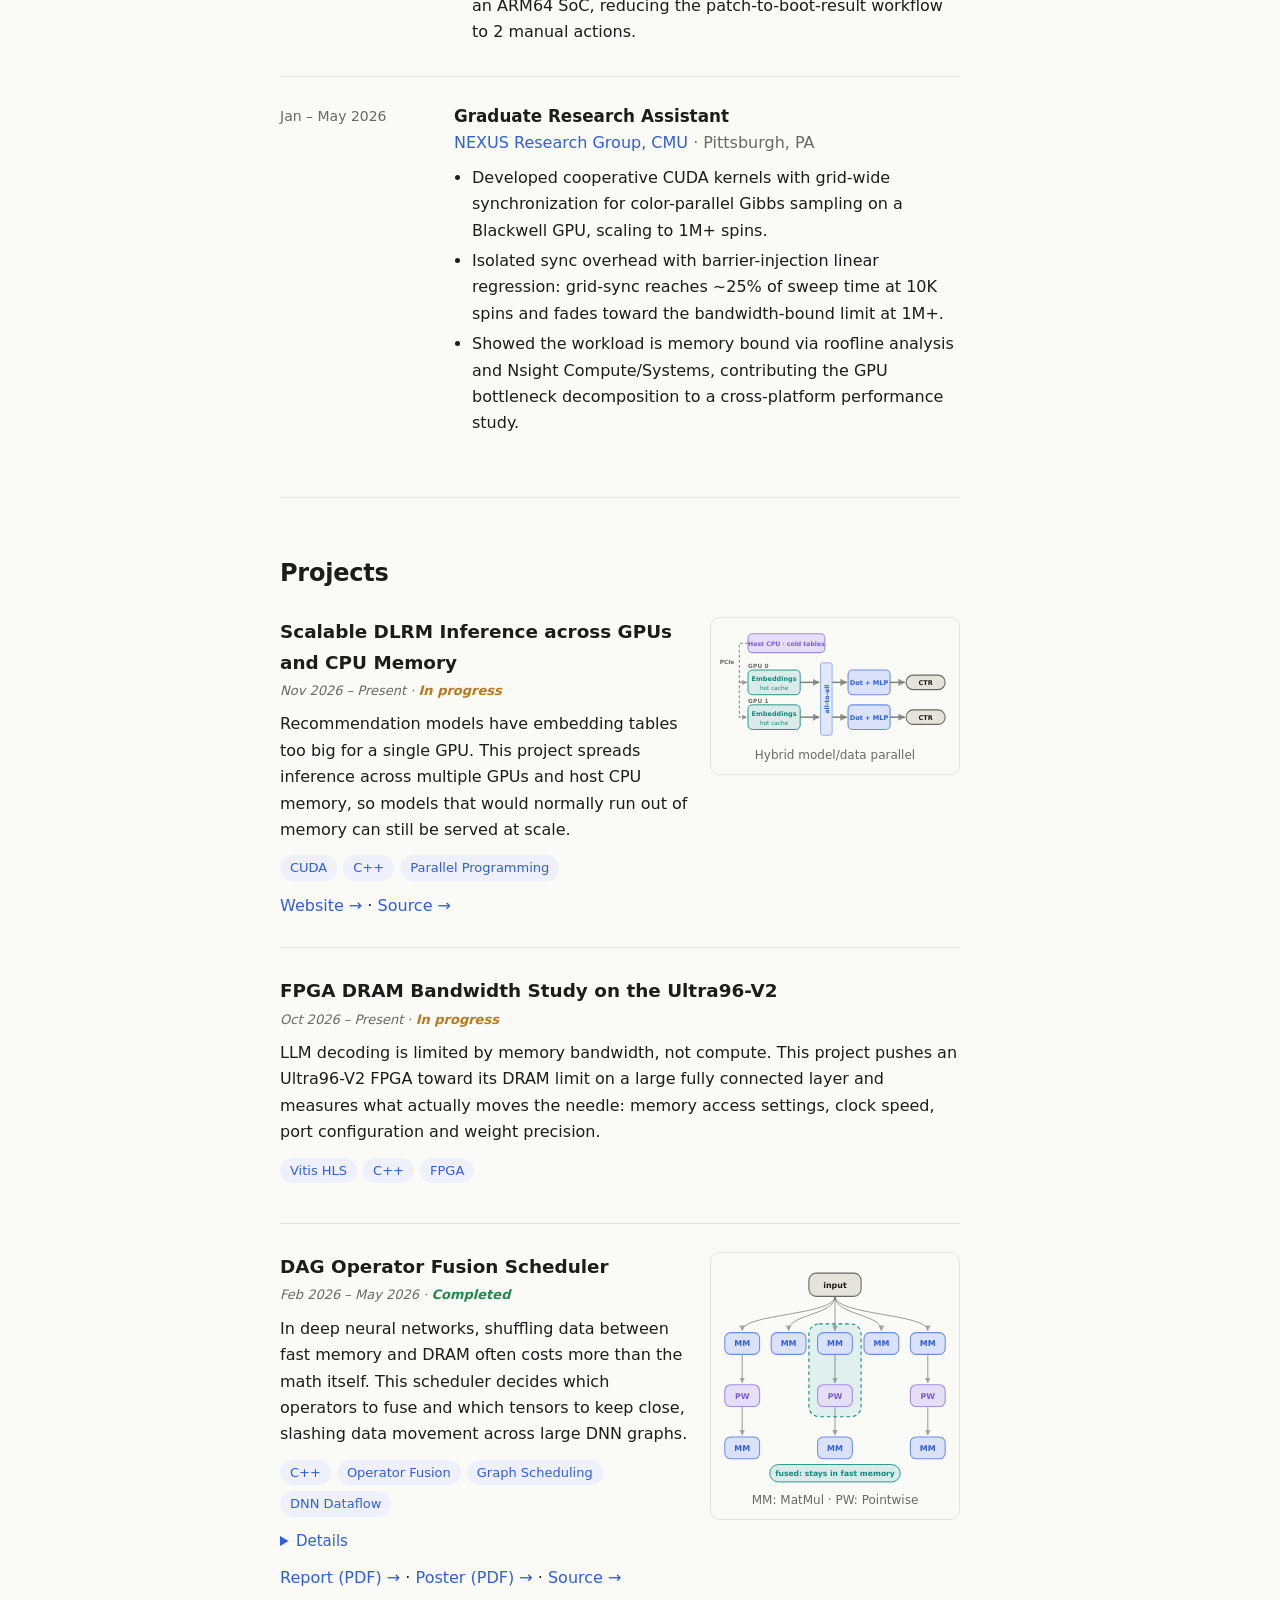
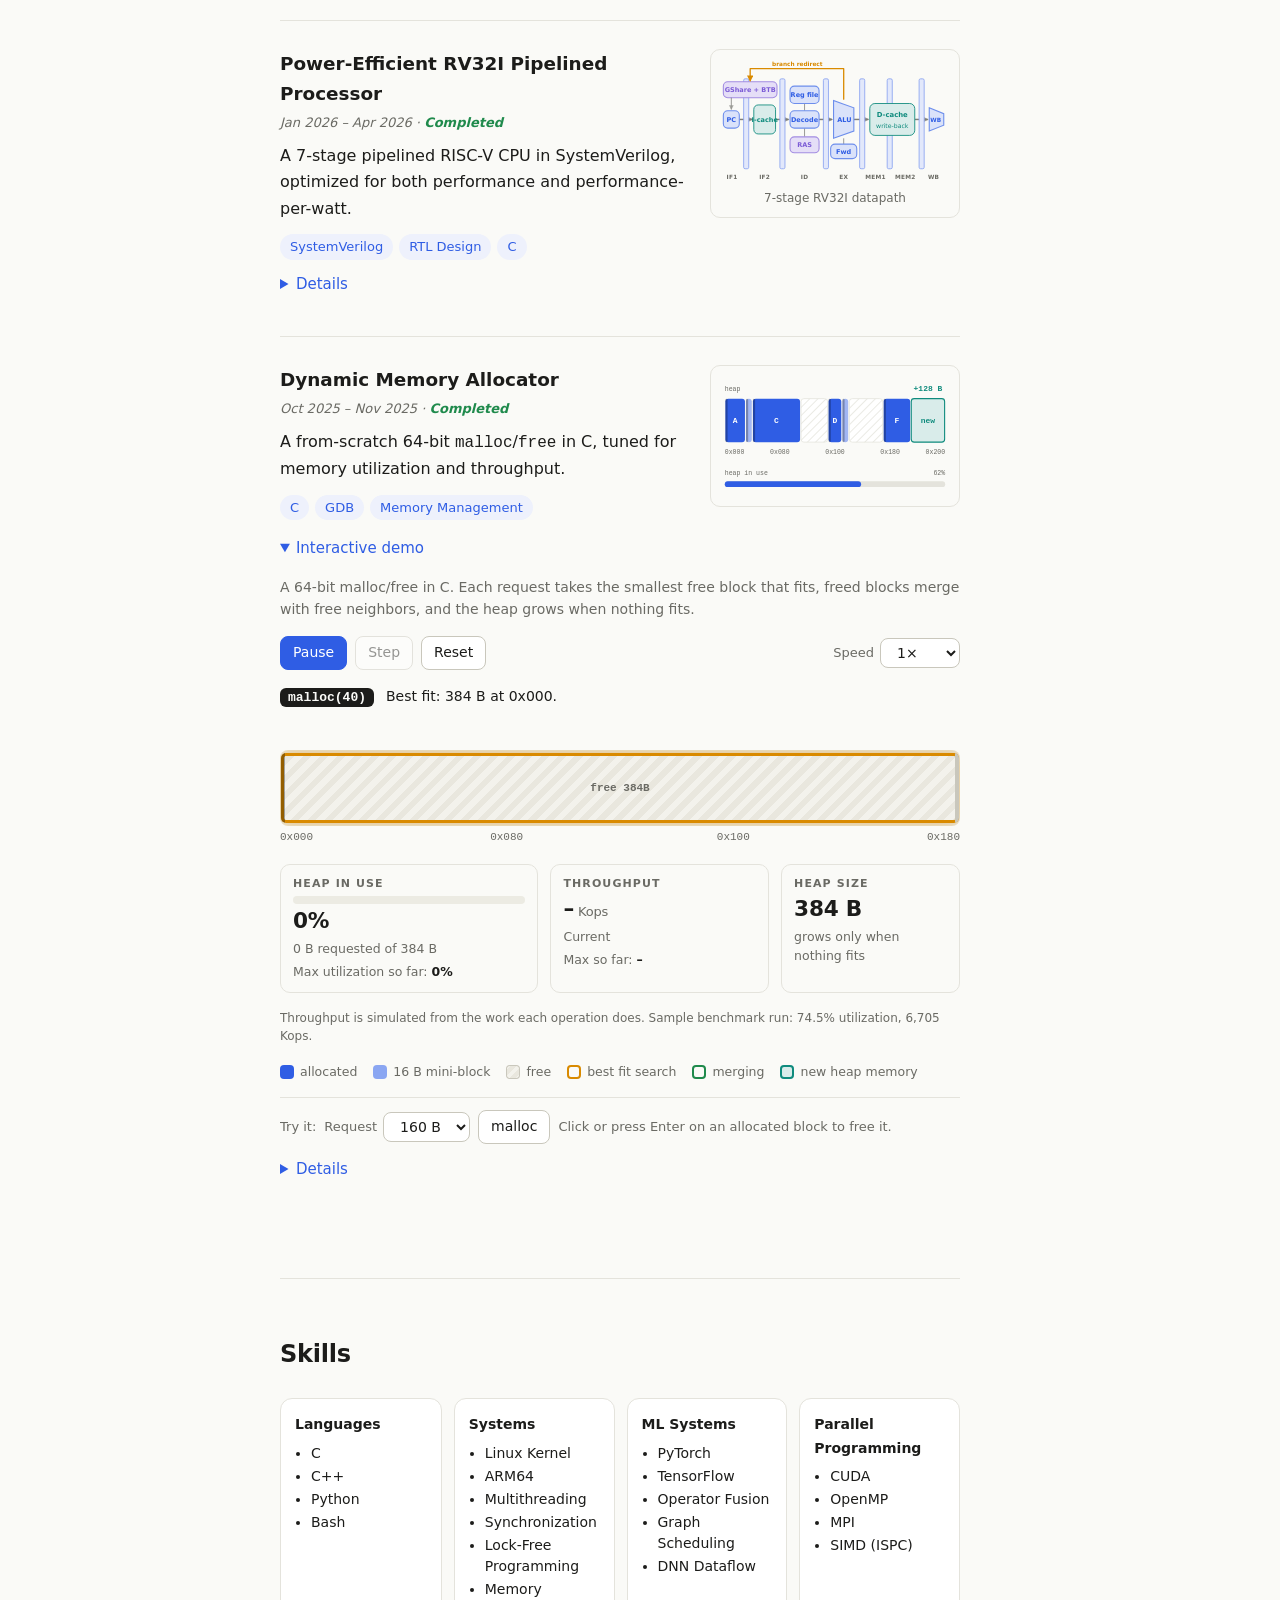
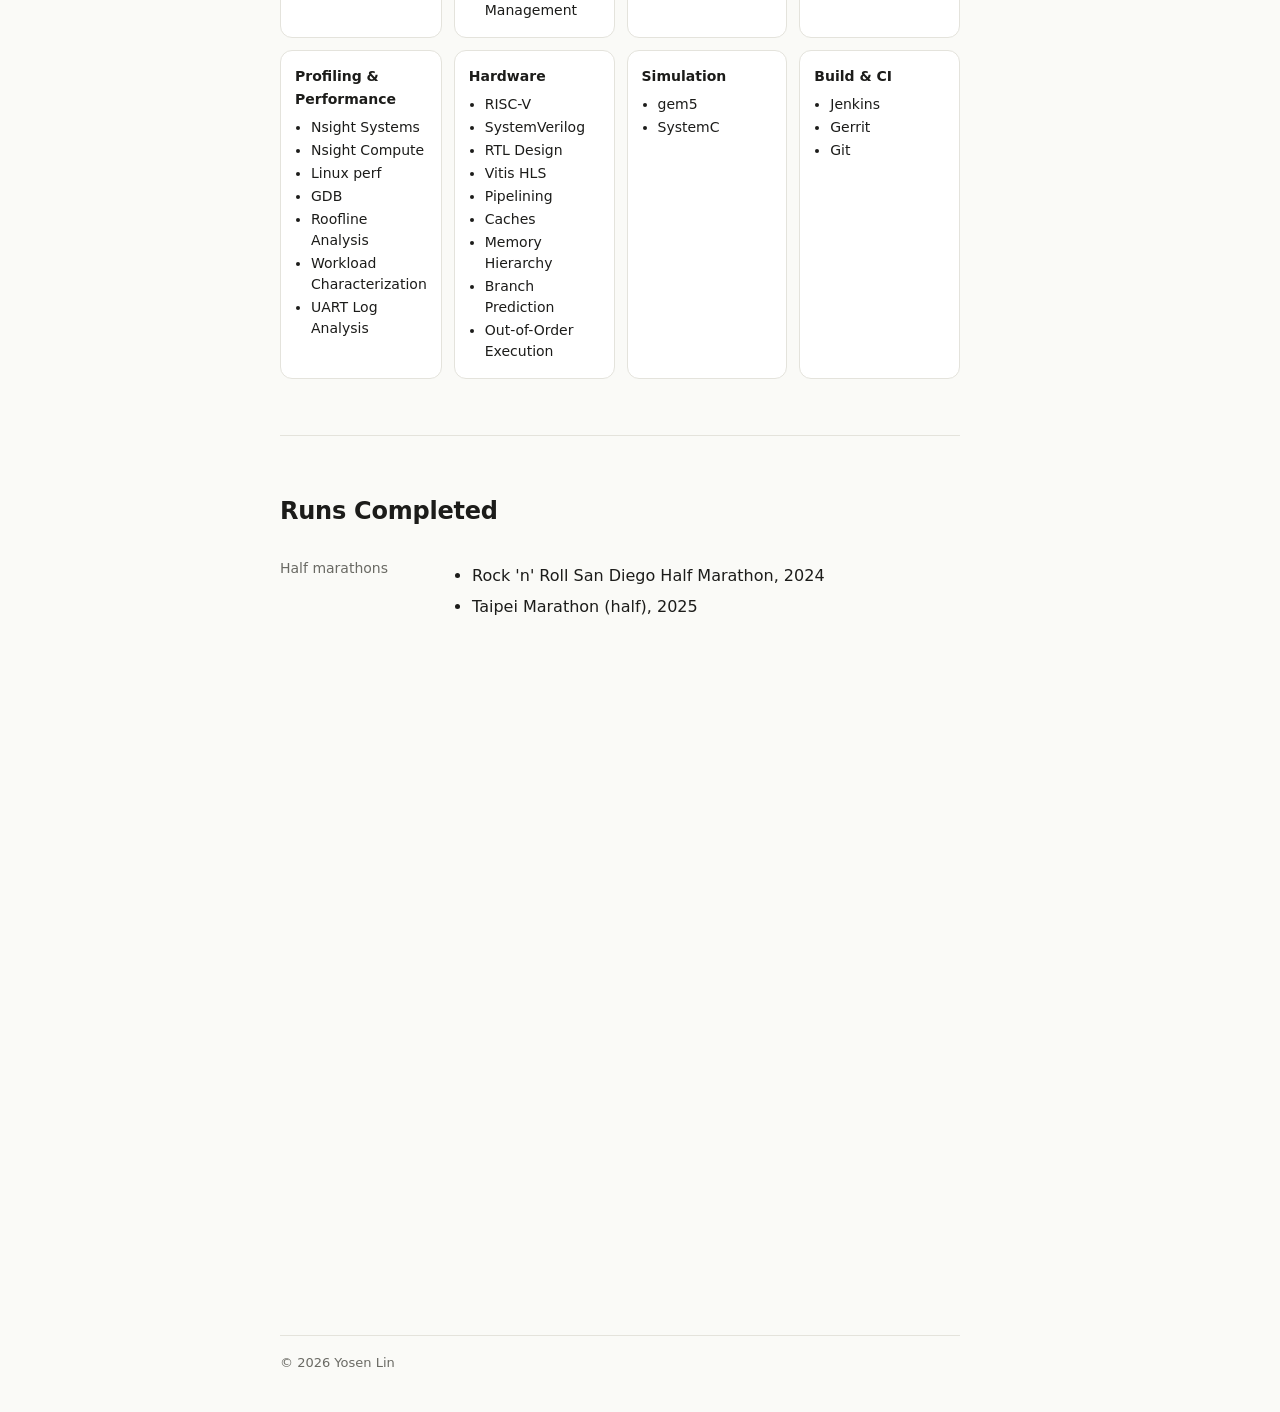
<file: skills.html>
<!doctype html>
<html lang="en">
<head>
<meta charset="utf-8">
<meta http-equiv="refresh" content="0; url=index.html#skills">
<title>Yosen Lin</title>
<script>location.replace("index.html#skills");</script>
</head>
<body><a href="index.html#skills">Continue</a></body>
</html>
</file>
<file: style.css>
:root { --warn:#d98a00; --pw:#7c5cd6; --ext:#0f8b7d; --bg:#fafaf7; --side:#fafaf7; --fg:#1c1c1a; --muted:#6a6a64; --line:#e4e3dc;
        --card:#ffffff; --accent:#2f5de4; --accent-soft:#eef1fc; }
@media (prefers-color-scheme: dark) {
  :root { --bg:#131413; --side:#131413; --fg:#ecebe6; --muted:#9a9a92; --line:#2a2b29;
          --card:#1b1c1b; --accent:#7d9bff; --accent-soft:#20263d; --ext:#3dd6c3; --pw:#b6a2ff; --warn:#f0b429; }
}
* { box-sizing:border-box; }
html { scroll-behavior:smooth; }
body { margin:0; background:var(--bg); color:var(--fg);
  font:16px/1.65 -apple-system, BlinkMacSystemFont, "Segoe UI", Inter, system-ui, sans-serif; }
a { color:var(--accent); text-decoration:none; }
a:hover { text-decoration:underline; }

/* layout: fixed left sidebar on desktop */
.layout { display:grid; grid-template-columns:240px minmax(0,1fr); min-height:100vh; }
.side { position:sticky; top:0; height:100vh; background:var(--side); border-right:1px solid var(--line);
  padding:40px 28px; display:flex; flex-direction:column; }
.brand { font-size:1.1rem; font-weight:650; color:var(--fg); letter-spacing:-.01em; }
.brand:hover { text-decoration:none; }
.tagline { margin:2px 0 28px; color:var(--muted); font-size:14px; }
nav { display:flex; flex-direction:column; gap:2px; }
nav a { color:var(--muted); padding:7px 12px; border-radius:8px; border-left:3px solid transparent; font-size:15px; }
nav a:hover { color:var(--fg); text-decoration:none; }
nav a.active { color:var(--fg); font-weight:650; border-left-color:var(--fg); border-radius:0; }
.content { max-width:760px; width:100%; padding:56px 40px 40px; }

/* typography */
h1 { font-size:2rem; line-height:1.15; margin:0 0 26px; letter-spacing:-.02em; }
h2 { font-size:.8rem; text-transform:uppercase; letter-spacing:.12em; color:var(--muted); margin:0 0 22px; font-weight:600; }
h3 { margin:0; font-size:1.05rem; }
p { margin:0 0 16px; }
li { margin-bottom:4px; }
section { margin-top:40px; }
main > h1 + section { margin-top:0; }

/* about hero */
.intro { display:flex; flex-direction:column; gap:18px; margin-bottom:26px; }
.photo { width:96px; height:96px; border-radius:50%; object-fit:cover; border:1px solid var(--line); }
.intro h1 { font-size:clamp(2.2rem,6vw,3rem); margin:0 0 6px; }
.role { margin:0; color:var(--muted); font-size:1.1rem; }
.focus { font-size:1rem; }
.links { display:flex; flex-wrap:wrap; gap:10px; margin:24px 0 0; }
.links a { display:inline-flex; align-items:center; justify-content:center; width:42px; height:42px; border:1px solid var(--line); background:var(--card); color:var(--fg); border-radius:50%; }
.links a:hover { border-color:var(--accent); color:var(--accent); text-decoration:none; }

/* timeline items (education, work, runs) */
.item { display:grid; grid-template-columns:150px 1fr; gap:4px 24px; margin-bottom:26px; padding-bottom:26px; border-bottom:1px solid var(--line); }
.item:last-child { border-bottom:0; padding-bottom:0; margin-bottom:0; }
.when { color:var(--muted); font-size:14px; padding-top:2px; font-variant-numeric:tabular-nums; }
.org { color:var(--muted); }
.item ul { margin:8px 0 0; padding-left:18px; }

/* projects */
.projects { display:grid; gap:18px; }
.card { background:var(--card); border:1px solid var(--line); border-radius:12px; padding:20px; }
.card h3 { margin:0 0 6px; font-size:1.12rem; }
.card p { margin:0 0 12px; }
.date { color:var(--muted); font-size:13px; margin-bottom:4px; }
.status { font-weight:700; }
.status.done { color:#1f8a4c; } .status.wip { color:#b7791f; }
@media (prefers-color-scheme: dark) { .status.done { color:#5fd08b; } .status.wip { color:#e6b450; } }
.tags { display:flex; flex-wrap:wrap; gap:6px; list-style:none; padding:0; margin:0 0 12px; }
.tags li { background:var(--accent-soft); color:var(--accent); font-size:13px; padding:2px 10px; border-radius:999px; margin:0; }
details { margin:0 0 12px; }
summary { cursor:pointer; color:var(--accent); font-size:15px; }
details ul { margin:8px 0; padding-left:18px; }

/* skills */
.skills { display:grid; grid-template-columns:repeat(4,1fr); gap:12px; }
.card.skill { padding:14px; }
.card.skill h3 { font-size:14px; margin-bottom:6px; }
.card.skill ul { margin:0; padding-left:16px; font-size:14px; line-height:1.5; }
.card.skill li { margin-bottom:2px; }

footer { margin-top:56px; padding-top:16px; border-top:1px solid var(--line); color:var(--muted); font-size:13px; }

/* tablet / phone: sidebar becomes a top bar */
@media (max-width:860px) {
  .layout { grid-template-columns:1fr; }
  .side { position:static; height:auto; border-right:0; border-bottom:1px solid var(--line); padding:20px 20px 12px; }
  .tagline { display:none; }
  .brand { margin-bottom:10px; }
  nav { flex-direction:row; flex-wrap:wrap; gap:4px; }
  nav a { border-left:0; padding:6px 12px; font-size:14px; }
  .content { padding:32px 20px 32px; }
  .skills { grid-template-columns:repeat(2,1fr); }
}
@media (max-width:560px) { .item { grid-template-columns:1fr; } .intro h1 { font-size:2.2rem; } }

/* single-page sections */
main > section { padding-top: 56px; margin-top: 0; scroll-margin-top: 0; }
main > section:first-child { padding-top: 0; }
main > section + section { border-top: 1px solid var(--line); margin-top: 56px; }
main > section:last-of-type { min-height: calc(100vh - 56px); }
main > section > h2 { font-size: 1.5rem; text-transform: none; letter-spacing: -.01em; color: var(--fg); font-weight: 700; margin: 0 0 24px; }
@media (max-width: 860px) {
  .side { position: sticky; top: 0; z-index: 10; background: var(--bg); }
  main > section { scroll-margin-top: 110px; }
  main > section:first-child { scroll-margin-top: 200px; }
}

/* embedded project demo */
.demo { margin: 4px 0 12px; }
.demo-frame { display: block; width: 100%; height: 720px; border: 0; margin-top: 12px; background: transparent; color-scheme: normal; }

/* project image beside the card text */
.card-top { display: flex; gap: 20px; align-items: flex-start; }
.card-main { flex: 1; min-width: 0; }
.card-fig { flex: none; width: 250px; margin: 0; padding: 8px; border: 1px solid var(--line); border-radius: 10px; background: var(--bg); }
.card-fig svg { display: block; width: 100%; height: auto; }
.card-fig .a { fill: var(--accent); } .card-fig .m { fill: color-mix(in srgb, var(--accent) 45%, var(--card)); }
.card-fig .f { fill: url(#ma-hatch); stroke: var(--line); } .card-fig .hp { fill: var(--card); } .card-fig .hl { stroke: var(--line); stroke-width: 2; }
.card-fig .e { fill: color-mix(in srgb, var(--ext) 16%, var(--card)); stroke: var(--ext); stroke-width: 1.5; }
.card-fig .hd { fill: rgba(0,0,0,.28); }
.card-fig .t { fill: var(--card); font: 700 11px ui-monospace, Menlo, monospace; }
.card-fig .te { fill: var(--ext); font: 700 11px ui-monospace, Menlo, monospace; }
.card-fig .tk, .card-fig .lb { fill: var(--muted); font: 9px ui-monospace, Menlo, monospace; }
.card-fig .tr { fill: var(--line); } .card-fig .fl { fill: var(--accent); }
@media (max-width: 640px) { .card-top { flex-direction: column-reverse; } .card-fig { width: 100%; max-width: 340px; } }

/* projects as flat rows with a thumbnail on the right */
.projects { gap: 0; }
.projects .card { background: none; border: 0; border-radius: 0; padding: 28px 0; border-top: 1px solid var(--line); }
.projects .card:first-child { border-top: 0; padding-top: 0; }
.projects .card h3 { margin: 0 0 2px; font-size: 1.15rem; }
.projects .card .date { font-style: italic; margin: 0 0 10px; }
.card-fig img { display: block; width: 100%; height: auto; border-radius: 6px; }
.card-fig:has(img) { padding: 6px; background: var(--card); }

/* DAG scheduler figure (drawn, theme-aware) */
.card-fig.dag { padding: 10px 8px 8px; }
.card-fig.dag figcaption { margin-top: 6px; text-align: center; font-size: 12px; color: var(--muted); }
.dag .dn { stroke-width: 1.5; }
.dag .dn.mm { fill: color-mix(in srgb, var(--accent) 18%, var(--card)); stroke: color-mix(in srgb, var(--accent) 70%, var(--card)); }
.dag .dn.pw { fill: color-mix(in srgb, var(--pw) 20%, var(--card)); stroke: color-mix(in srgb, var(--pw) 70%, var(--card)); }
.dag .dn.in { fill: var(--line); stroke: var(--muted); }
.dag .dl { font: 600 11px -apple-system, BlinkMacSystemFont, "Segoe UI", Inter, system-ui, sans-serif; }
.dag .dl.mmt { fill: var(--accent); } .dag .dl.pwt { fill: var(--pw); } .dag .dl.int { fill: var(--fg); }
.dag .de { fill: none; stroke: var(--muted); stroke-width: 1.3; opacity: .7; }
.dag .ah { fill: var(--muted); opacity: .8; }
.dag .dg { fill: color-mix(in srgb, var(--ext) 13%, var(--card)); stroke: var(--ext); stroke-width: 1.5; stroke-dasharray: 5 4; }
.dag .dp { fill: color-mix(in srgb, var(--ext) 16%, var(--card)); stroke: var(--ext); stroke-width: 1.2; }
.dag .dpt { fill: var(--ext); font: 600 10.5px -apple-system, BlinkMacSystemFont, "Segoe UI", Inter, system-ui, sans-serif; }

.dag .lb2 { fill: var(--muted); font: 600 10px -apple-system, BlinkMacSystemFont, "Segoe UI", Inter, system-ui, sans-serif; }
.dag .dl.pwt { fill: var(--pw); }

/* datapath thumbnail */
.dag .pbar { fill: color-mix(in srgb, var(--accent) 14%, var(--card)); stroke: color-mix(in srgb, var(--accent) 55%, var(--card)); stroke-width: 1.2; }
.dag .de.th { stroke-width: 2; opacity: .85; }
.dag .sl2 { fill: var(--muted); font: 700 8px -apple-system, BlinkMacSystemFont, "Segoe UI", Inter, system-ui, sans-serif; letter-spacing: .04em; }
.dag .lb3 { fill: var(--warn); font: 700 8px -apple-system, BlinkMacSystemFont, "Segoe UI", Inter, system-ui, sans-serif; }
.dag .crit { fill: none; stroke: var(--warn); stroke-width: 1.8; stroke-linecap: round; stroke-linejoin: round; }
.dag .ahw { fill: var(--warn); }

.dag .de.dash { stroke-dasharray: 4 3; stroke-width: 1.4; opacity: .8; }
.dag .lb4 { fill: var(--muted); font: 700 8px -apple-system, BlinkMacSystemFont, "Segoe UI", Inter, system-ui, sans-serif; letter-spacing: .06em; text-transform: uppercase; }
</file>
